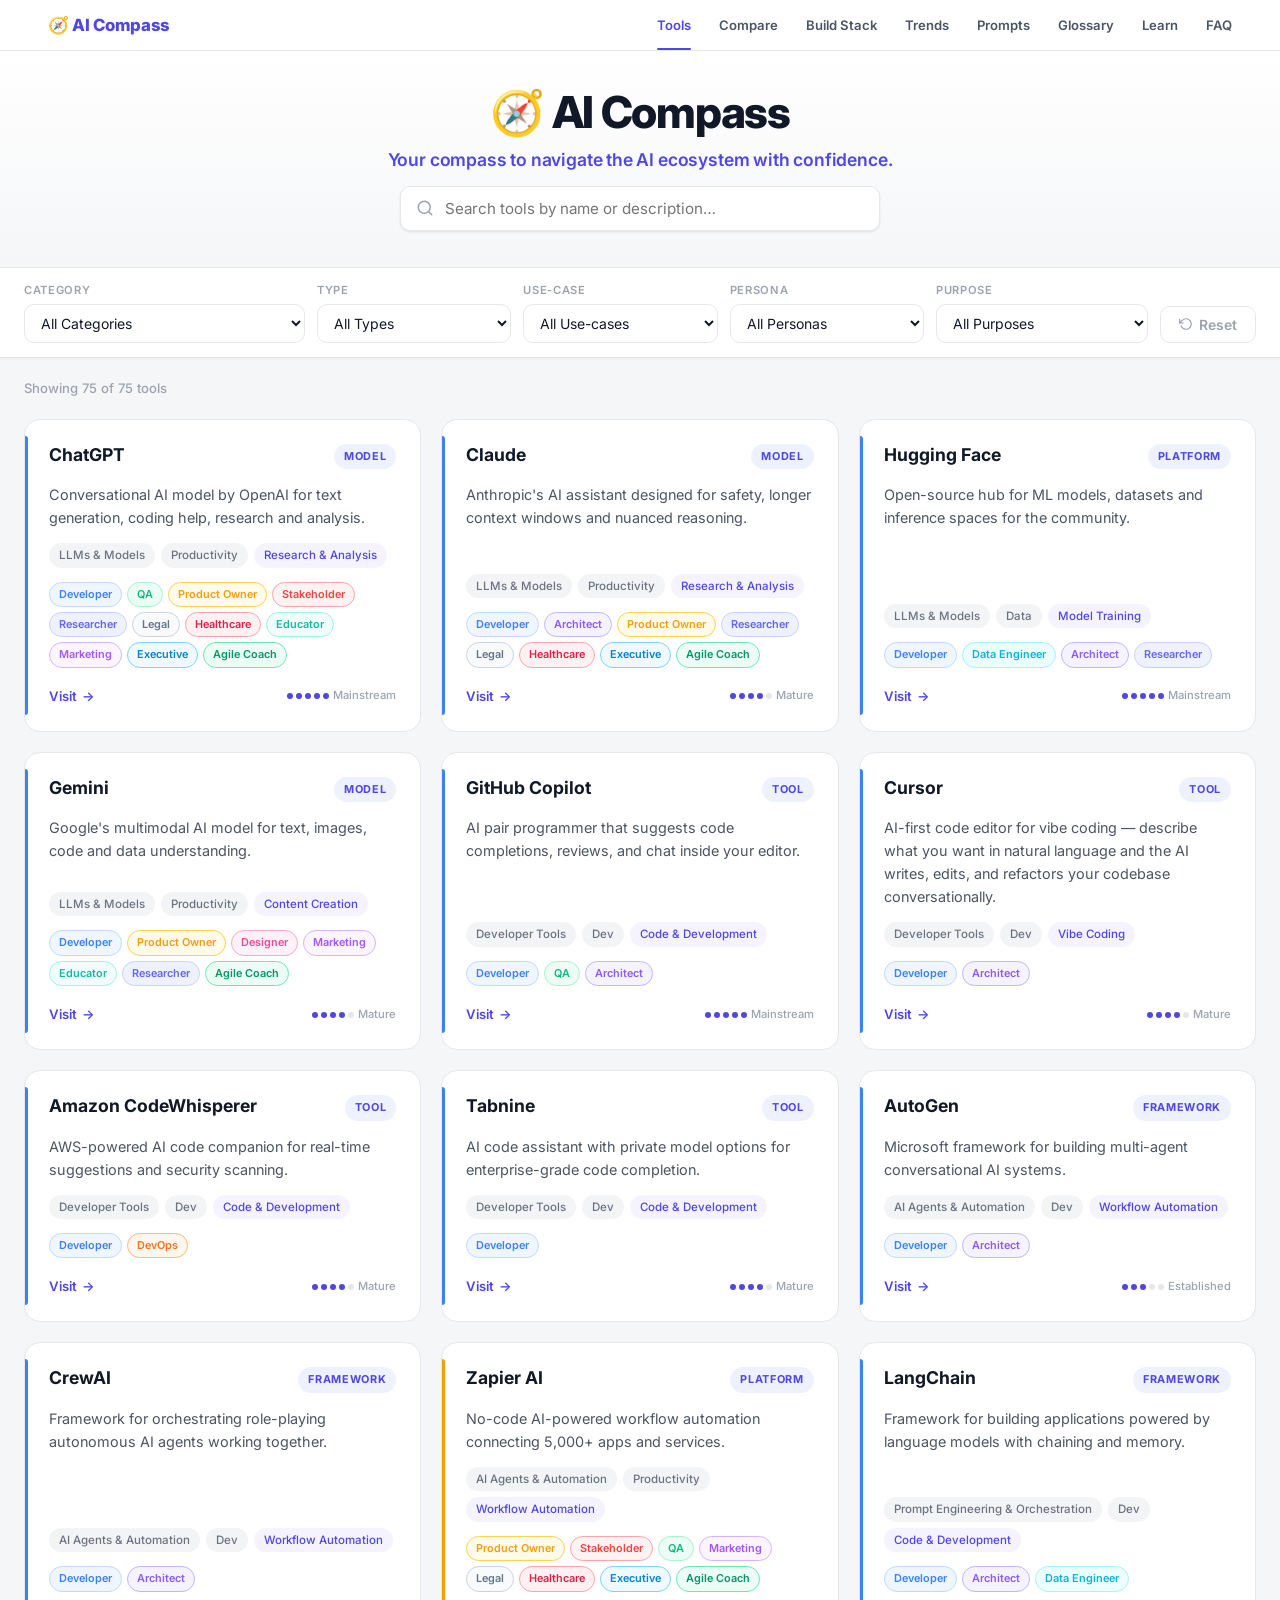
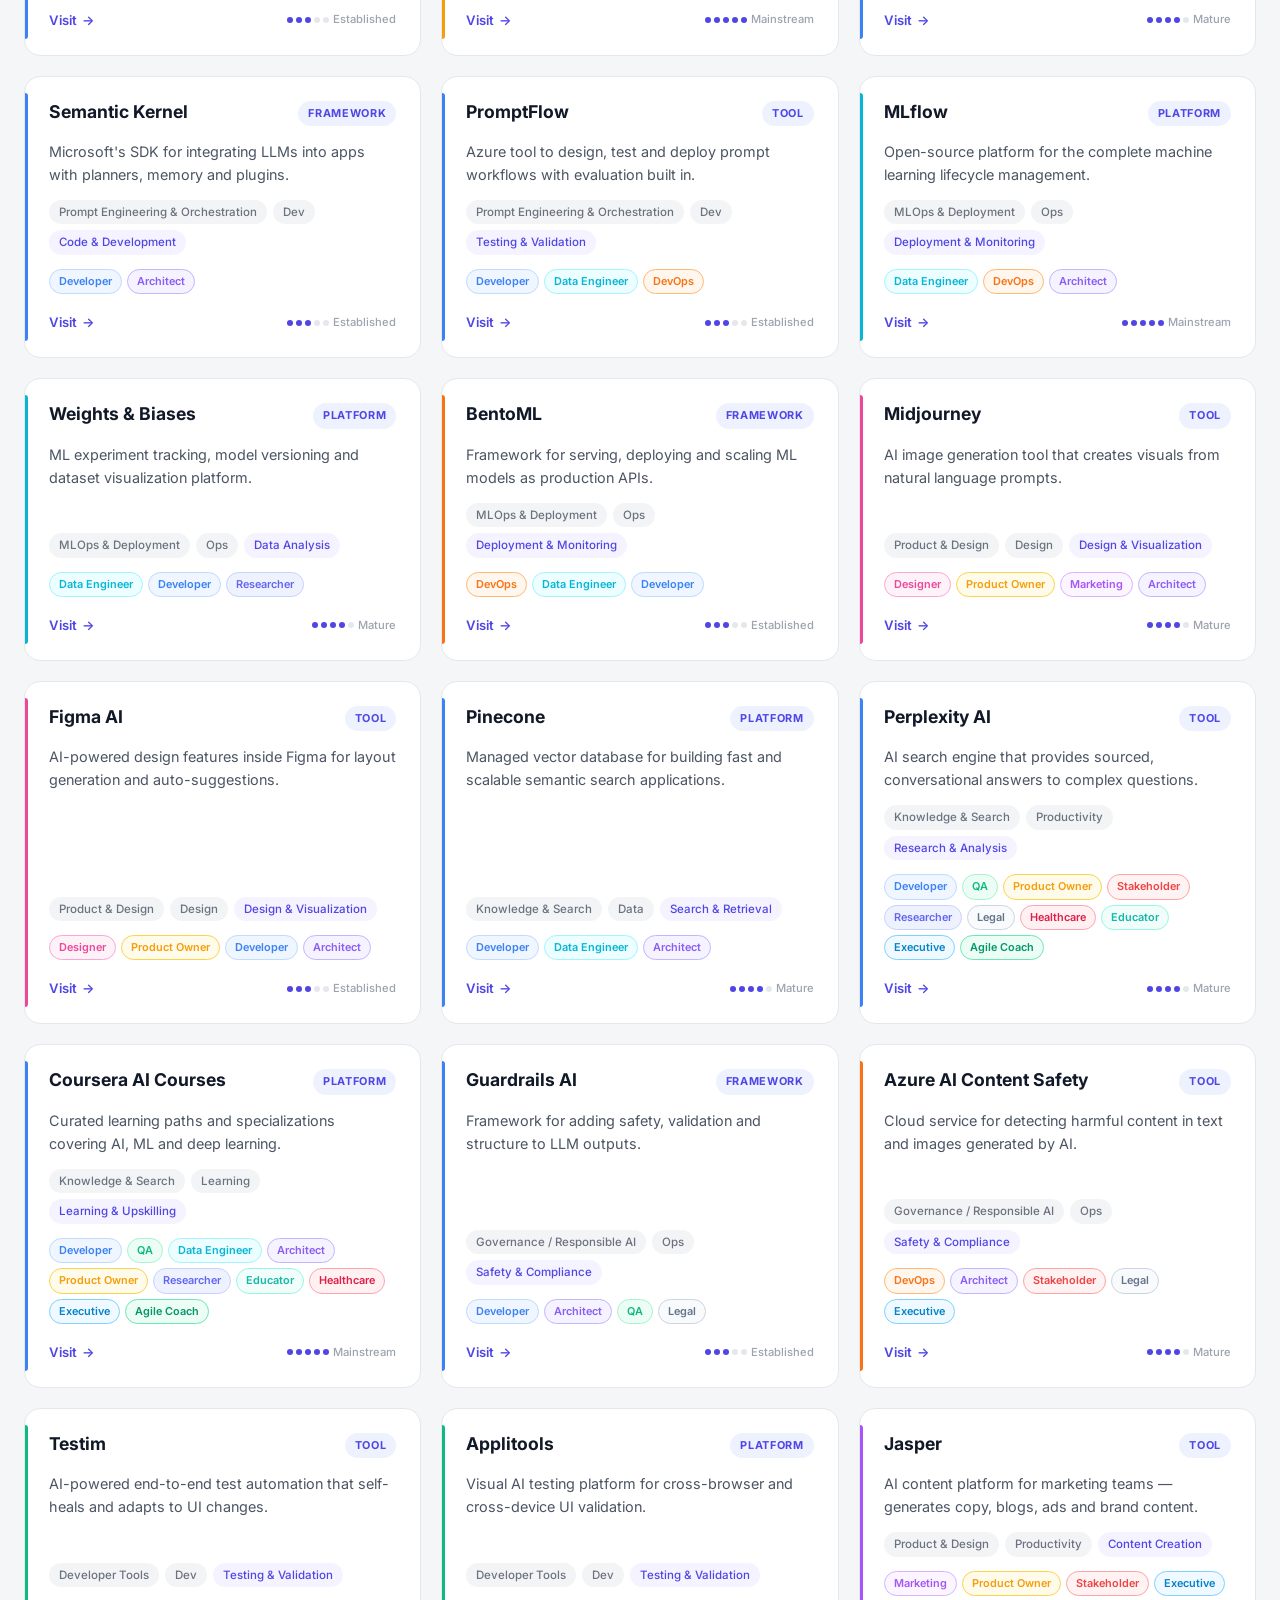
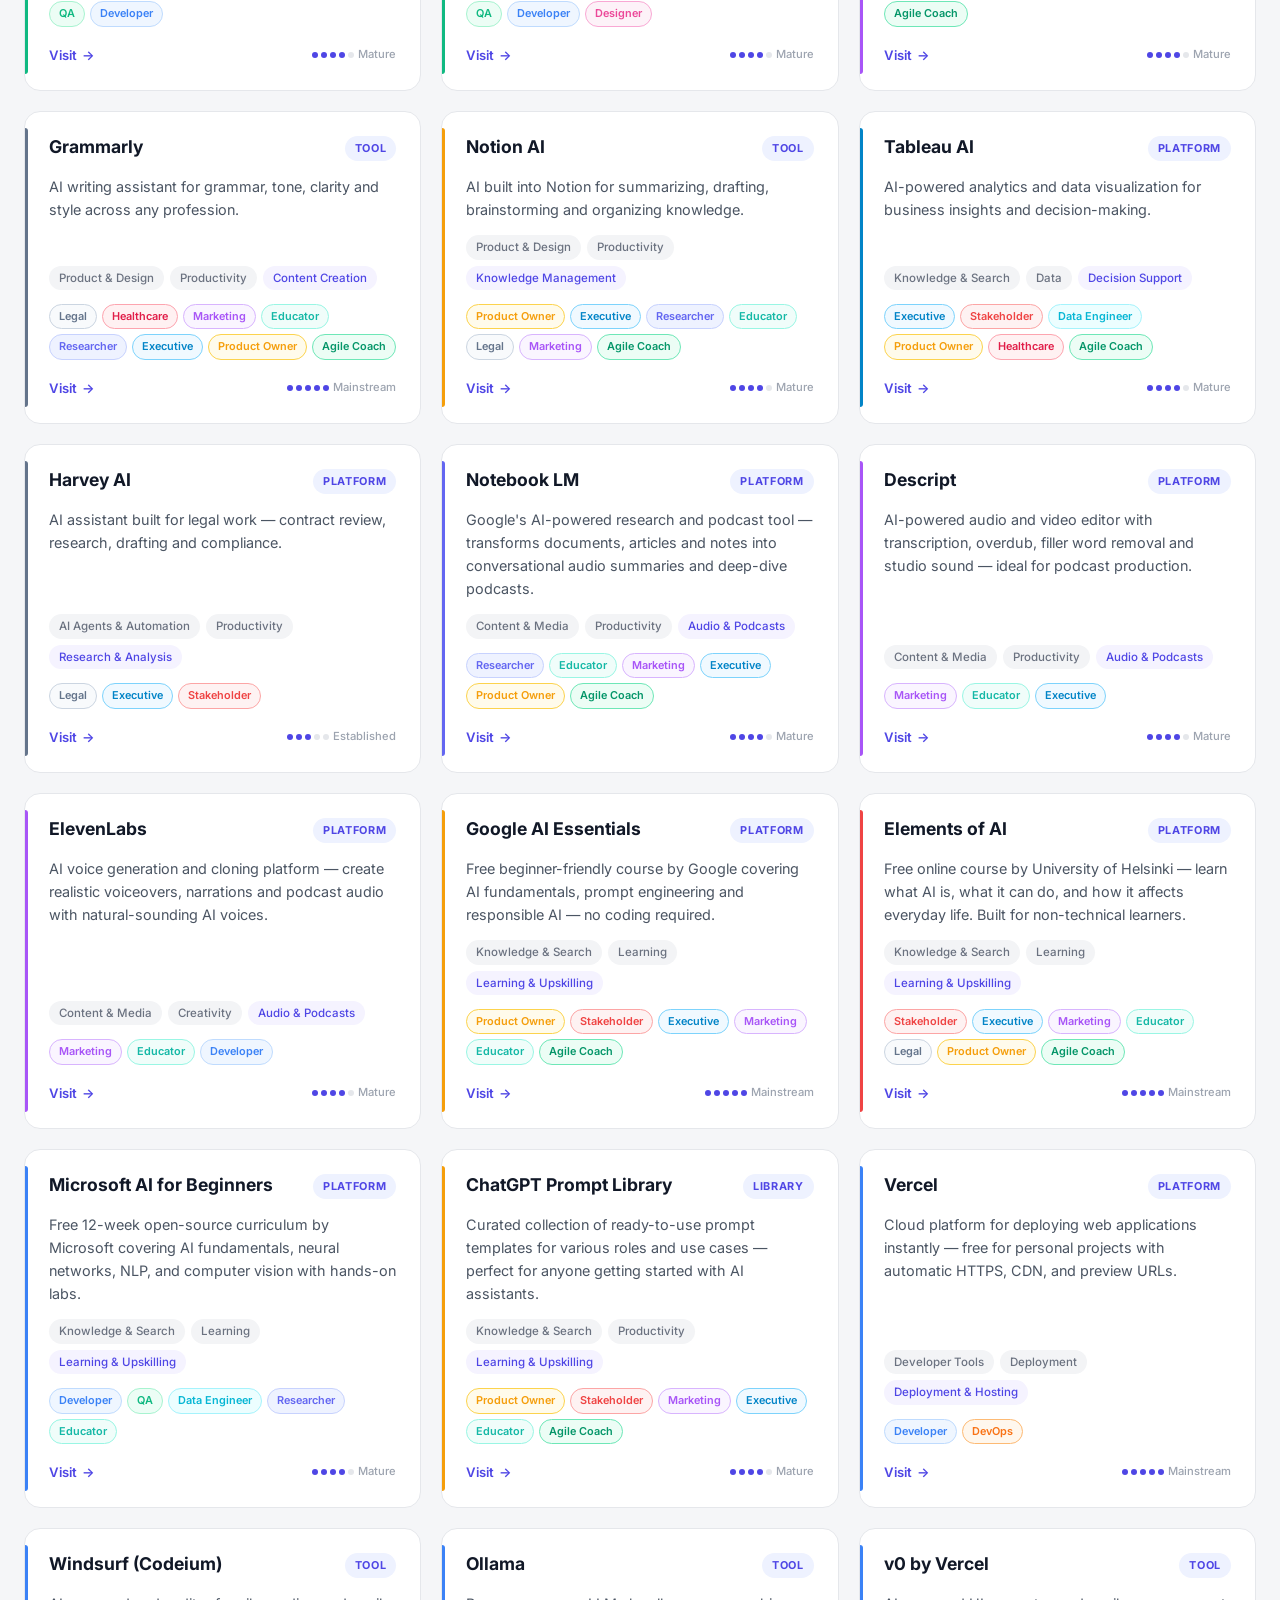
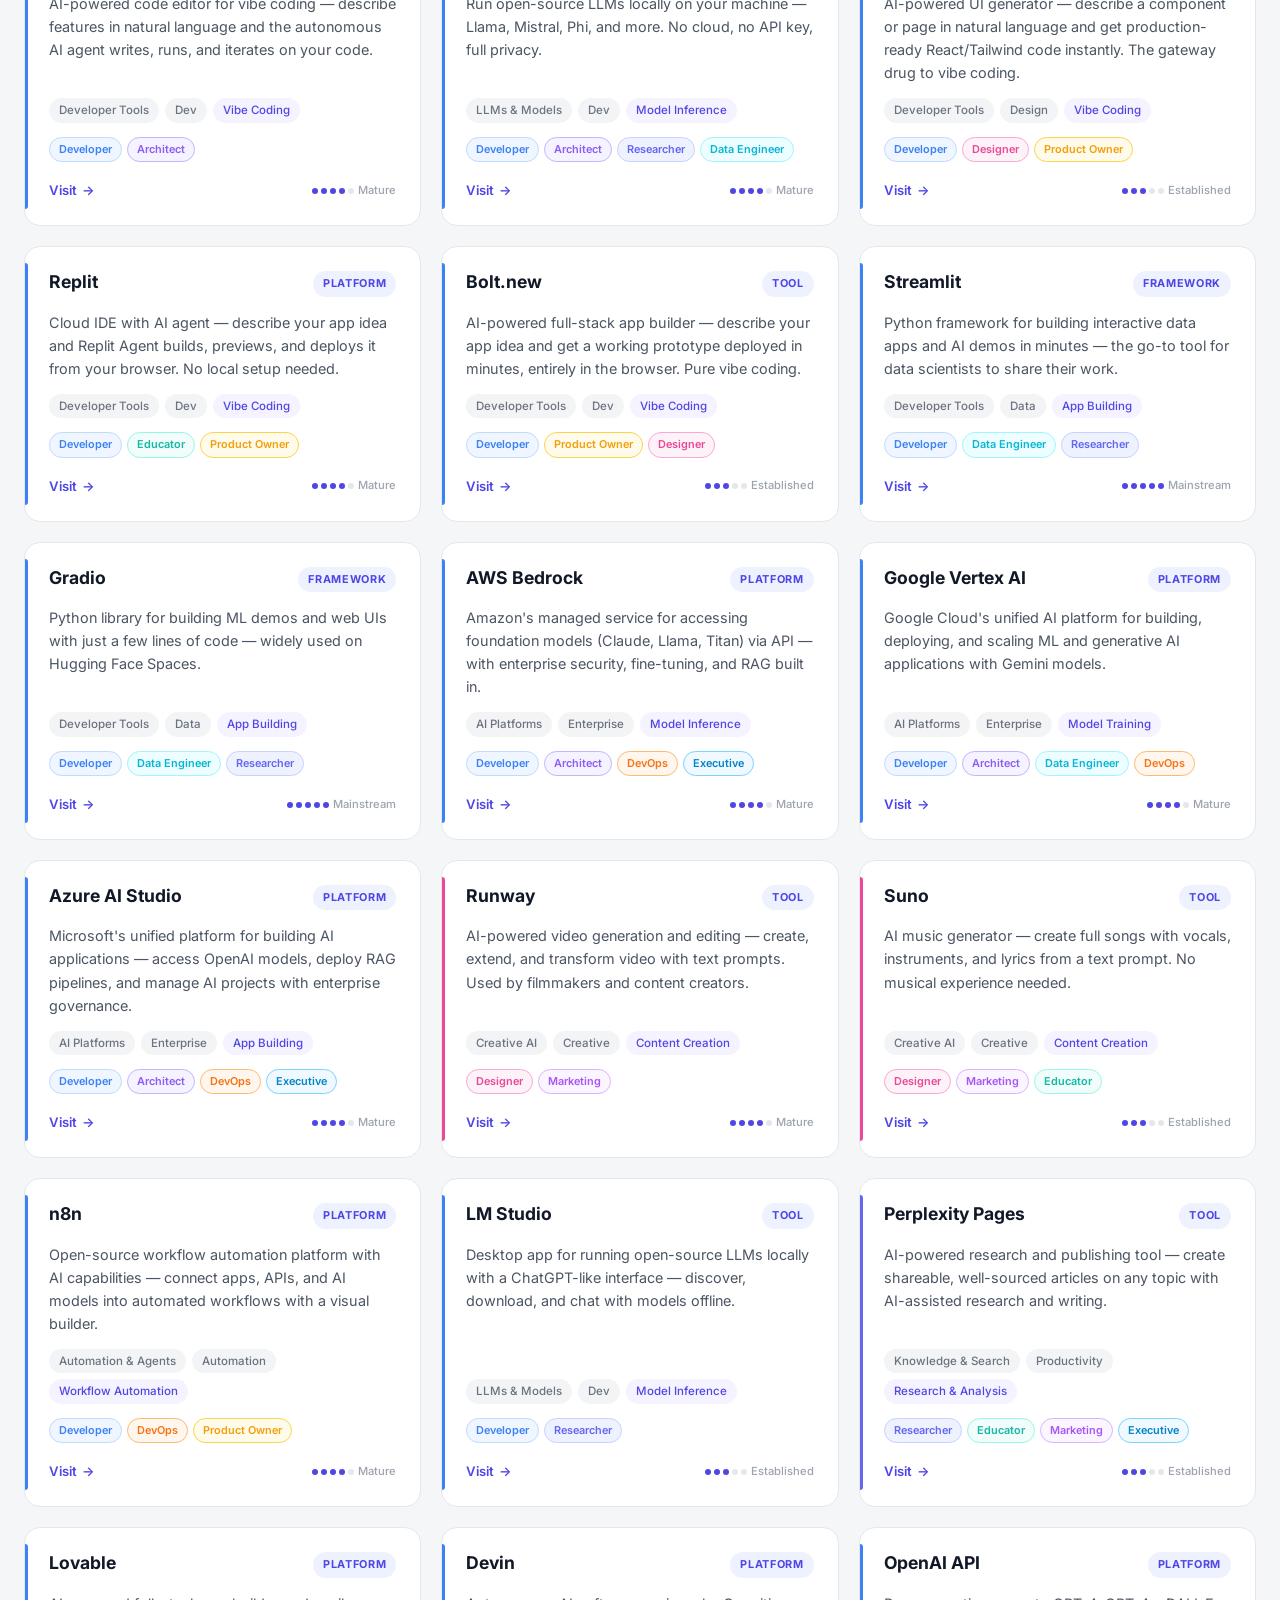
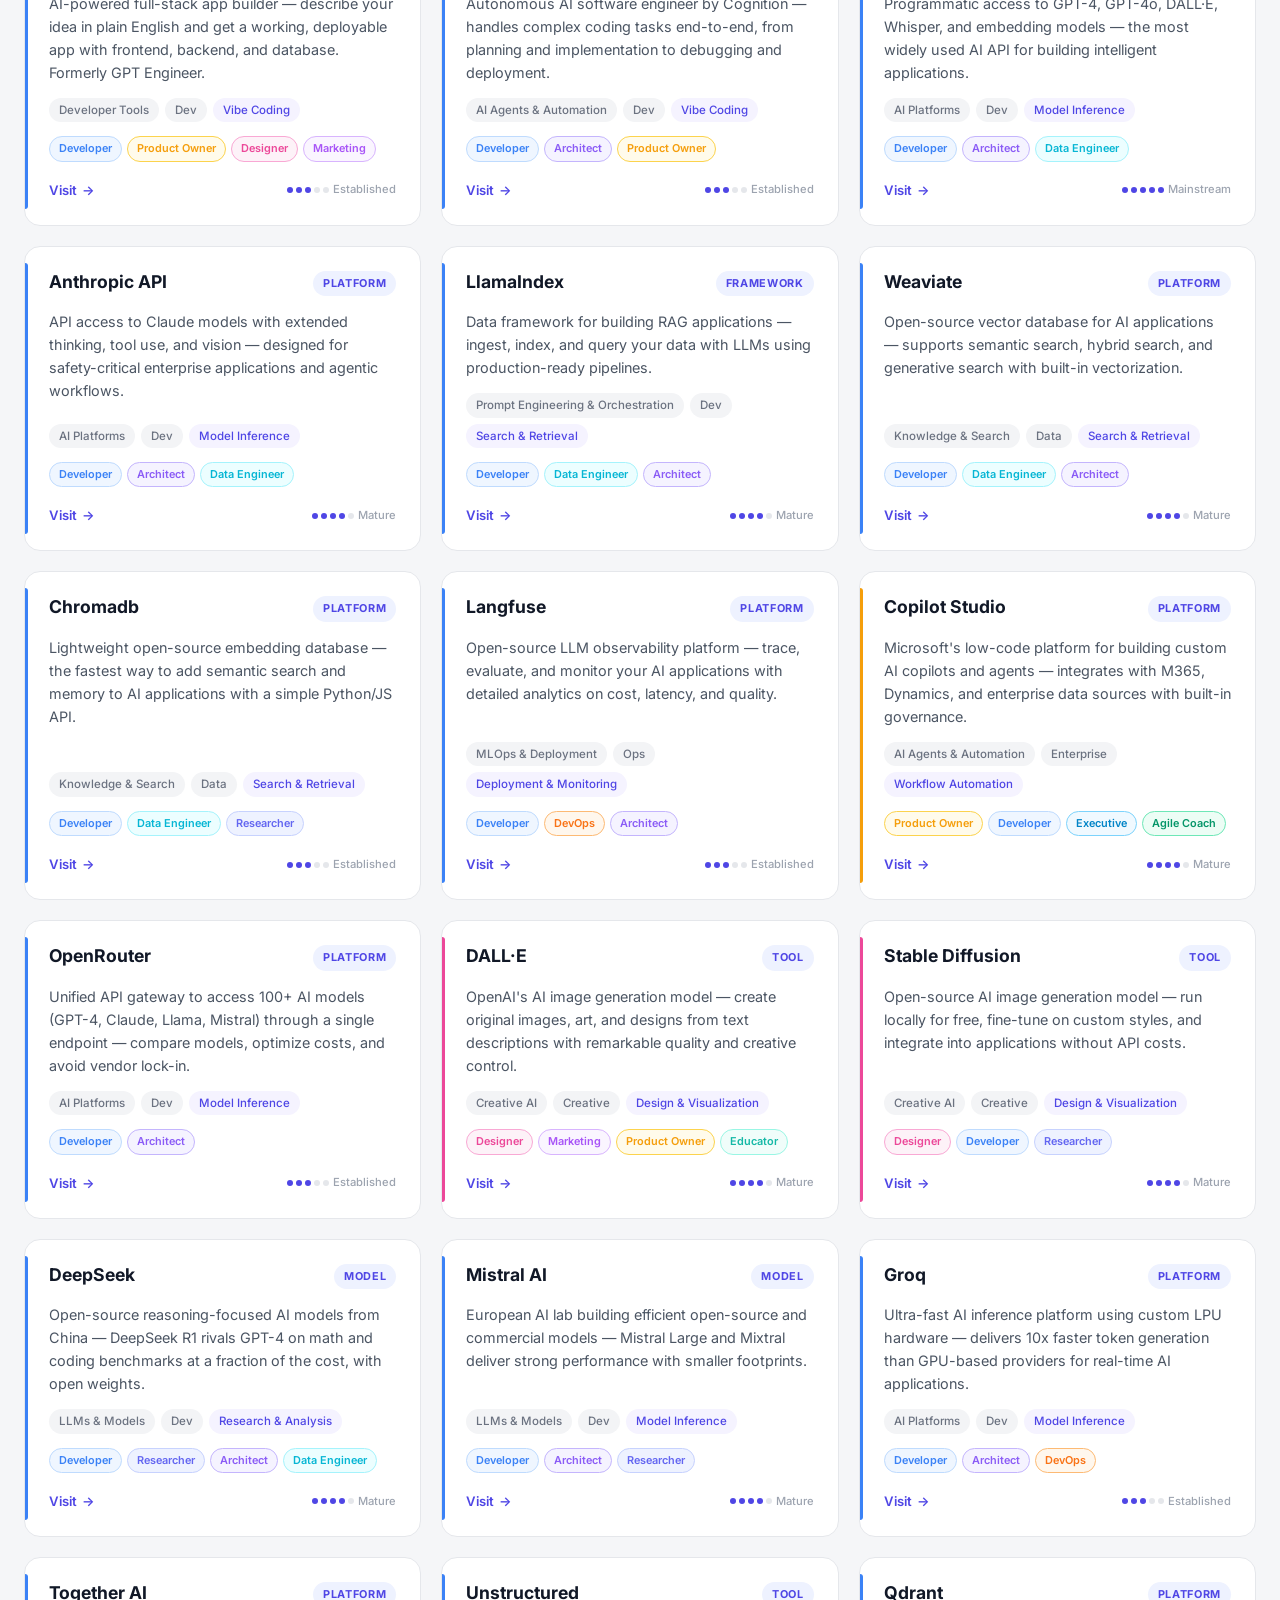
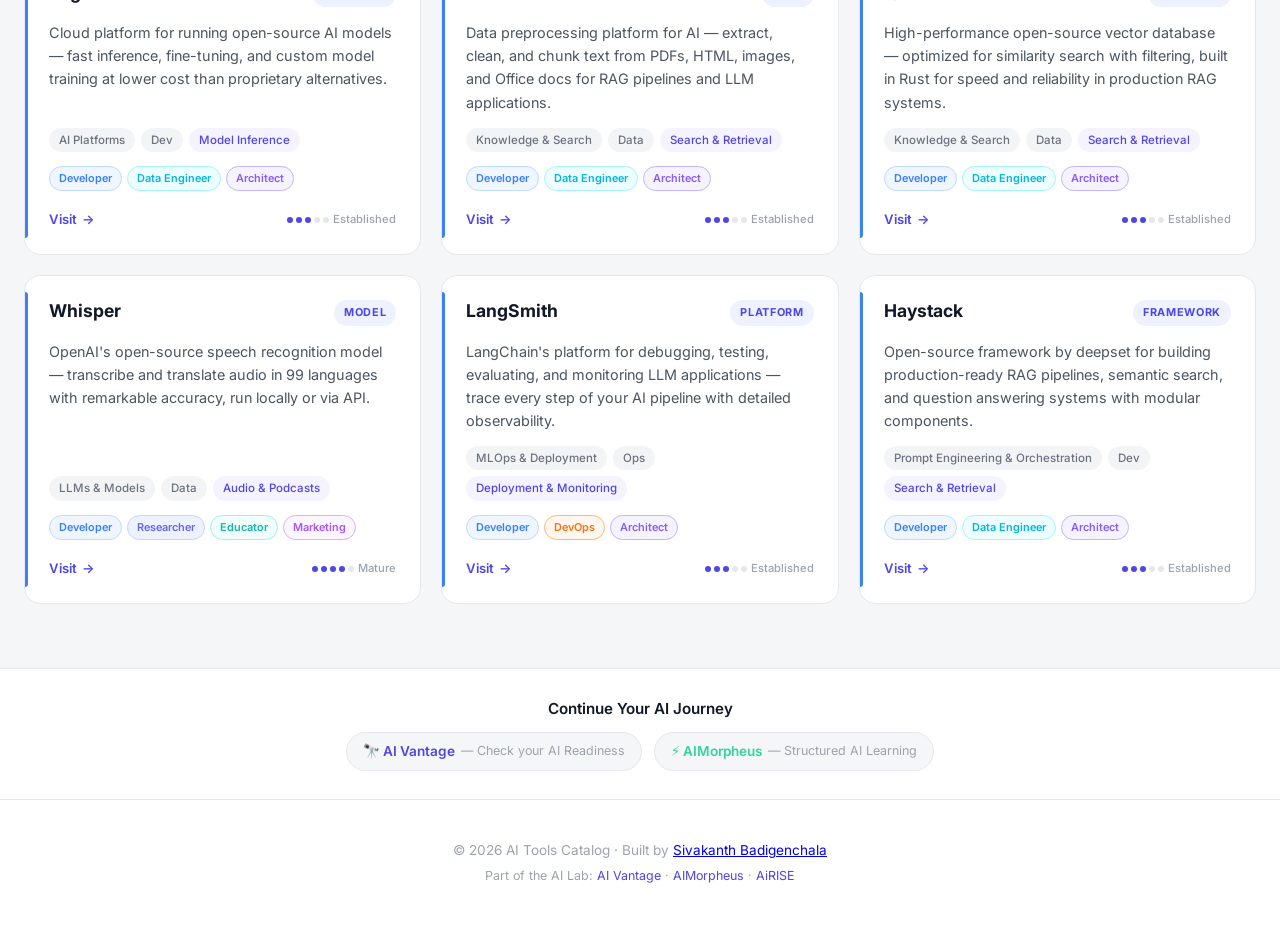
<file: index.html>
<!DOCTYPE html>
<html lang="en">
<head>
  <meta charset="UTF-8" />
  <meta name="viewport" content="width=device-width, initial-scale=1.0" />
  <title>AI Compass — Your AI Knowledge Hub</title>
  <meta name="description" content="AI knowledge hub — curated tools, glossary, prompt library, trends and learning paths to navigate the AI ecosystem with confidence." />
  <meta property="og:title" content="AI Compass — Your AI Knowledge Hub" />
  <meta property="og:description" content="Curated tools, glossary, prompt library, trends and learning paths to navigate the AI ecosystem with confidence." />
  <meta property="og:type" content="website" />
  <meta property="og:url" content="https://myaicompass.vercel.app" />
  <link rel="preconnect" href="https://fonts.googleapis.com" />
  <link rel="preconnect" href="https://fonts.gstatic.com" crossorigin />
  <link href="https://fonts.googleapis.com/css2?family=Inter:wght@400;500;600;700;800&display=swap" rel="stylesheet" />
  <link rel="stylesheet" href="styles.css" />
</head>
<body>

  <!-- ===== NAV ===== -->
  <nav class="site-nav">
    <div class="container nav-inner">
      <a href="index.html" class="nav-brand">🧭 AI Compass</a>
      <div class="nav-links">
        <a href="index.html" class="active">Tools</a>
        <a href="compare.html">Compare</a>
        <a href="stack.html">Build Stack</a>
        <a href="trends.html">Trends</a>
        <a href="prompts.html">Prompts</a>
        <a href="glossary.html">Glossary</a>
        <a href="learn.html">Learn</a>
        <a href="faq.html">FAQ</a>
      </div>
      <button class="nav-toggle" id="navToggle" aria-label="Menu">
        <span></span><span></span><span></span>
      </button>
    </div>
  </nav>

  <!-- ===== HEADER / HERO ===== -->
  <header class="hero">
    <div class="container">
      <h1>🧭 AI Compass</h1>
      <p class="hero-caption">Your compass to navigate the AI ecosystem with confidence.</p>
      <!-- Search moved here -->
      <div class="hero-search">
        <svg class="search-icon" width="18" height="18" viewBox="0 0 24 24" fill="none" stroke="currentColor" stroke-width="2" stroke-linecap="round" stroke-linejoin="round"><circle cx="11" cy="11" r="8"/><line x1="21" y1="21" x2="16.65" y2="16.65"/></svg>
        <input
          type="text"
          id="heroSearchInput"
          placeholder="Search tools by name or description…"
          autocomplete="off"
        />
      </div>
    </div>
  </header>

  <!-- ===== FILTER BAR (sticky) ===== -->
  <section class="filter-bar" id="filterBar">
    <div class="container">

      <!-- Category -->
      <div class="filter-group">
        <label for="categoryFilter">Category</label>
        <select id="categoryFilter">
          <option value="all">All Categories</option>
        </select>
      </div>

      <!-- Type -->
      <div class="filter-group">
        <label for="typeFilter">Type</label>
        <select id="typeFilter">
          <option value="all">All Types</option>
        </select>
      </div>

      <!-- Use-case -->
      <div class="filter-group">
        <label for="useCaseFilter">Use-case</label>
        <select id="useCaseFilter">
          <option value="all">All Use-cases</option>
        </select>
      </div>

      <!-- Persona -->
      <div class="filter-group">
        <label for="personaFilter">Persona</label>
        <select id="personaFilter">
          <option value="all">All Personas</option>
        </select>
      </div>

      <!-- Purpose -->
      <div class="filter-group">
        <label for="purposeFilter">Purpose</label>
        <select id="purposeFilter">
          <option value="all">All Purposes</option>
        </select>
      </div>

      <!-- Reset -->
      <button class="btn-reset" id="resetBtn" title="Reset all filters">
        <svg width="14" height="14" viewBox="0 0 24 24" fill="none" stroke="currentColor" stroke-width="2" stroke-linecap="round" stroke-linejoin="round"><polyline points="1 4 1 10 7 10"/><path d="M3.51 15a9 9 0 1 0 2.13-9.36L1 10"/></svg>
        Reset
      </button>
    </div>
  </section>

  <!-- ===== RESULTS COUNT ===== -->
  <section class="results-info container">
    <p id="resultsCount"></p>
  </section>

  <!-- ===== CARD GRID ===== -->
  <main class="container">
    <div class="card-grid" id="cardGrid">
      <!-- Cards rendered by script.js -->
    </div>

    <!-- Empty state -->
    <div class="empty-state hidden" id="emptyState">
      <svg width="48" height="48" viewBox="0 0 24 24" fill="none" stroke="currentColor" stroke-width="1.5" stroke-linecap="round" stroke-linejoin="round"><circle cx="11" cy="11" r="8"/><line x1="21" y1="21" x2="16.65" y2="16.65"/><line x1="8" y1="11" x2="14" y2="11"/></svg>
      <p>No tools match your current filters.</p>
      <button class="btn-clear-filters" id="clearFiltersBtn" onclick="document.getElementById('resetBtn').click()">Clear all filters</button>
    </div>
  </main>

  <!-- ===== ECOSYSTEM BANNER ===== -->
  <section class="ecosystem-banner">
    <div class="container" style="text-align:center">
      <p style="font-size:.95rem;font-weight:600;margin-bottom:10px">Continue Your AI Journey</p>
      <div style="display:flex;gap:12px;justify-content:center;flex-wrap:wrap">
        <a href="https://myaivantage.vercel.app/" target="_blank" rel="noopener noreferrer" class="eco-pill" style="--pill-color:#4f46e5">🔭 AI Vantage <span>— Check your AI Readiness</span></a>
        <a href="https://aimorpheus.vercel.app/" target="_blank" rel="noopener noreferrer" class="eco-pill" style="--pill-color:#34d399">⚡ AIMorpheus <span>— Structured AI Learning</span></a>
      </div>
    </div>
  </section>

  <!-- ===== FOOTER ===== -->
  <footer class="site-footer">
    <div class="container">
      <p>&copy; 2026 AI Tools Catalog &middot; Built by <a href="https://sivakanth.vercel.app" target="_blank" rel="noopener noreferrer">Sivakanth Badigenchala</a></p>
      <p class="footer-sub">Part of the AI Lab: <a href="https://myaivantage.vercel.app" target="_blank" rel="noopener noreferrer">AI Vantage</a> &middot; <a href="https://aimorpheus.vercel.app" target="_blank" rel="noopener noreferrer">AIMorpheus</a> &middot; <a href="https://airise.vercel.app" target="_blank" rel="noopener noreferrer">AiRISE</a></p>
    </div>
  </footer>

  <script src="script.js"></script>
</body>
</html>
</file>
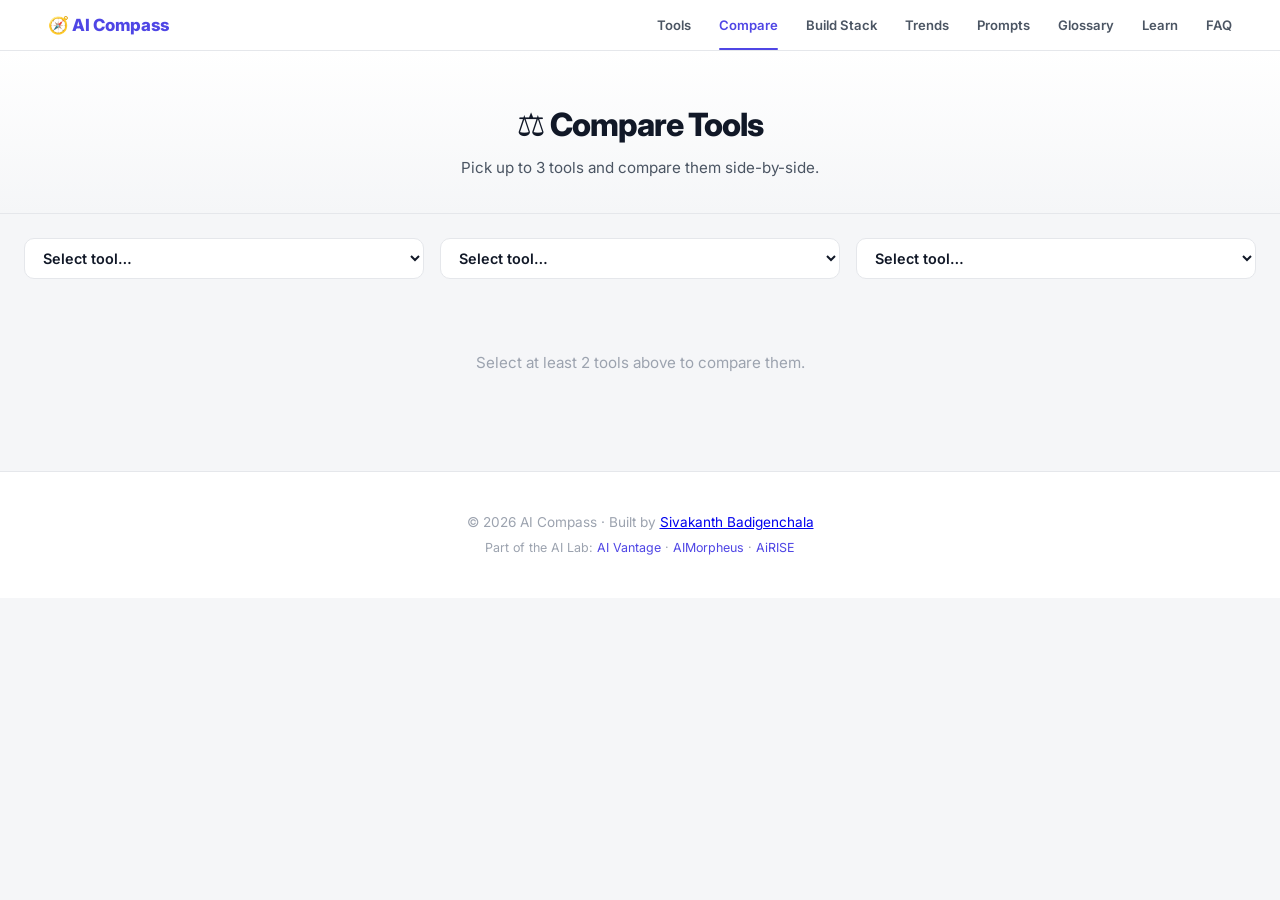
<file: compare.html>
<!DOCTYPE html>
<html lang="en">
<head>
  <meta charset="UTF-8" />
  <meta name="viewport" content="width=device-width, initial-scale=1.0" />
  <title>Compare Tools — AI Compass</title>
  <meta name="description" content="Compare AI tools side-by-side — maturity, personas, purpose, and more." />
  <link rel="preconnect" href="https://fonts.googleapis.com" />
  <link rel="preconnect" href="https://fonts.gstatic.com" crossorigin />
  <link href="https://fonts.googleapis.com/css2?family=Inter:wght@400;500;600;700;800&display=swap" rel="stylesheet" />
  <link rel="stylesheet" href="styles.css" />
</head>
<body>

  <!-- ===== NAV ===== -->
  <nav class="site-nav">
    <div class="container nav-inner">
      <a href="index.html" class="nav-brand">🧭 AI Compass</a>
      <div class="nav-links">
        <a href="index.html">Tools</a>
        <a href="compare.html" class="active">Compare</a>
        <a href="stack.html">Build Stack</a>
        <a href="trends.html">Trends</a>
        <a href="prompts.html">Prompts</a>
        <a href="glossary.html">Glossary</a>
        <a href="learn.html">Learn</a>
        <a href="faq.html">FAQ</a>
      </div>
      <button class="nav-toggle" id="navToggle" aria-label="Menu">
        <span></span><span></span><span></span>
      </button>
    </div>
  </nav>

  <!-- ===== HERO ===== -->
  <header class="page-hero">
    <h1>⚖️ Compare Tools</h1>
    <p class="page-sub">Pick up to 3 tools and compare them side-by-side.</p>
  </header>

  <!-- ===== PICKER ===== -->
  <section class="container compare-picker">
    <div class="picker-slots" id="pickerSlots">
      <div class="picker-slot" data-slot="0">
        <select class="picker-select" data-slot="0">
          <option value="">Select tool…</option>
        </select>
      </div>
      <div class="picker-slot" data-slot="1">
        <select class="picker-select" data-slot="1">
          <option value="">Select tool…</option>
        </select>
      </div>
      <div class="picker-slot" data-slot="2">
        <select class="picker-select" data-slot="2">
          <option value="">Select tool…</option>
        </select>
      </div>
    </div>
  </section>

  <!-- ===== COMPARE TABLE ===== -->
  <section class="container">
    <div class="compare-table-wrap" id="compareTableWrap">
      <p class="compare-empty" id="compareEmpty">Select at least 2 tools above to compare them.</p>
      <table class="compare-table hidden" id="compareTable">
        <thead id="compareHead"></thead>
        <tbody id="compareBody"></tbody>
      </table>
    </div>
  </section>

  <!-- ===== FOOTER ===== -->
  <footer class="site-footer">
    <div class="container">
      <p>&copy; 2026 AI Compass &middot; Built by <a href="https://sivakanth.vercel.app" target="_blank" rel="noopener noreferrer">Sivakanth Badigenchala</a></p>
      <p class="footer-sub">Part of the AI Lab: <a href="https://myaivantage.vercel.app" target="_blank" rel="noopener noreferrer">AI Vantage</a> &middot; <a href="https://aimorpheus.vercel.app" target="_blank" rel="noopener noreferrer">AIMorpheus</a> &middot; <a href="https://airise.vercel.app" target="_blank" rel="noopener noreferrer">AiRISE</a></p>
    </div>
  </footer>

  <script>
  /* ── Mobile nav ── */
  const navToggle = document.getElementById("navToggle");
  const navLinks = document.querySelector(".nav-links");
  if (navToggle && navLinks) {
    navToggle.addEventListener("click", () => navLinks.classList.toggle("open"));
    navLinks.querySelectorAll("a").forEach(a =>
      a.addEventListener("click", () => navLinks.classList.remove("open"))
    );
  }

  /* ── Data ── */
  let tools = [];
  const selects = document.querySelectorAll(".picker-select");
  const compareTable = document.getElementById("compareTable");
  const compareHead = document.getElementById("compareHead");
  const compareBody = document.getElementById("compareBody");
  const compareEmpty = document.getElementById("compareEmpty");

  /* ── Init ── */
  async function init() {
    const res = await fetch("tools.json");
    tools = await res.json();
    tools.sort((a, b) => a.name.localeCompare(b.name));

    selects.forEach(sel => {
      tools.forEach((t, i) => {
        const opt = document.createElement("option");
        opt.value = i;
        opt.textContent = t.name;
        sel.appendChild(opt);
      });
      sel.addEventListener("change", renderComparison);
    });
  }

  /* ── Helpers ── */
  function esc(str) {
    const el = document.createElement("span");
    el.textContent = str;
    return el.innerHTML;
  }

  function maturityLabel(level) {
    const labels = ["", "Emerging", "Growing", "Established", "Mature", "Mainstream"];
    let dots = "";
    for (let i = 1; i <= 5; i++) {
      dots += `<span class="maturity-dot${i <= level ? " filled" : ""}"></span>`;
    }
    return `<div class="maturity"><div class="maturity-dots">${dots}</div> ${labels[level] || ""}</div>`;
  }

  /* ── Render ── */
  function renderComparison() {
    const selected = [...selects]
      .map(s => s.value ? tools[parseInt(s.value)] : null)
      .filter(Boolean);

    if (selected.length < 2) {
      compareTable.classList.add("hidden");
      compareEmpty.classList.remove("hidden");
      return;
    }

    compareTable.classList.remove("hidden");
    compareEmpty.classList.add("hidden");

    /* Header row */
    compareHead.innerHTML = `<tr>
      <th class="compare-label-col">Attribute</th>
      ${selected.map(t => `<th>${esc(t.name)}</th>`).join("")}
    </tr>`;

    /* Data rows */
    const rows = [
      { label: "Category", key: t => esc(t.category) },
      { label: "Type", key: t => `<span class="card-type">${esc(t.type)}</span>` },
      { label: "Purpose", key: t => `<span class="tag tag-purpose">${esc(t.purpose)}</span>` },
      { label: "Use Case", key: t => `<span class="tag">${esc(t.useCase)}</span>` },
      { label: "Maturity", key: t => maturityLabel(t.maturity) },
      { label: "Personas", key: t => t.personas.map(p => `<span class="persona-badge" data-persona="${esc(p)}">${esc(p)}</span>`).join(" ") },
      { label: "Description", key: t => `<span class="compare-desc">${esc(t.description)}</span>` },
      { label: "Link", key: t => `<a class="card-link" href="${esc(t.url)}" target="_blank" rel="noopener noreferrer">Visit</a>` },
    ];

    compareBody.innerHTML = rows.map(r => `
      <tr>
        <td class="compare-label-col">${r.label}</td>
        ${selected.map(t => `<td>${r.key(t)}</td>`).join("")}
      </tr>
    `).join("");
  }

  init();
  </script>
</body>
</html>
</file>
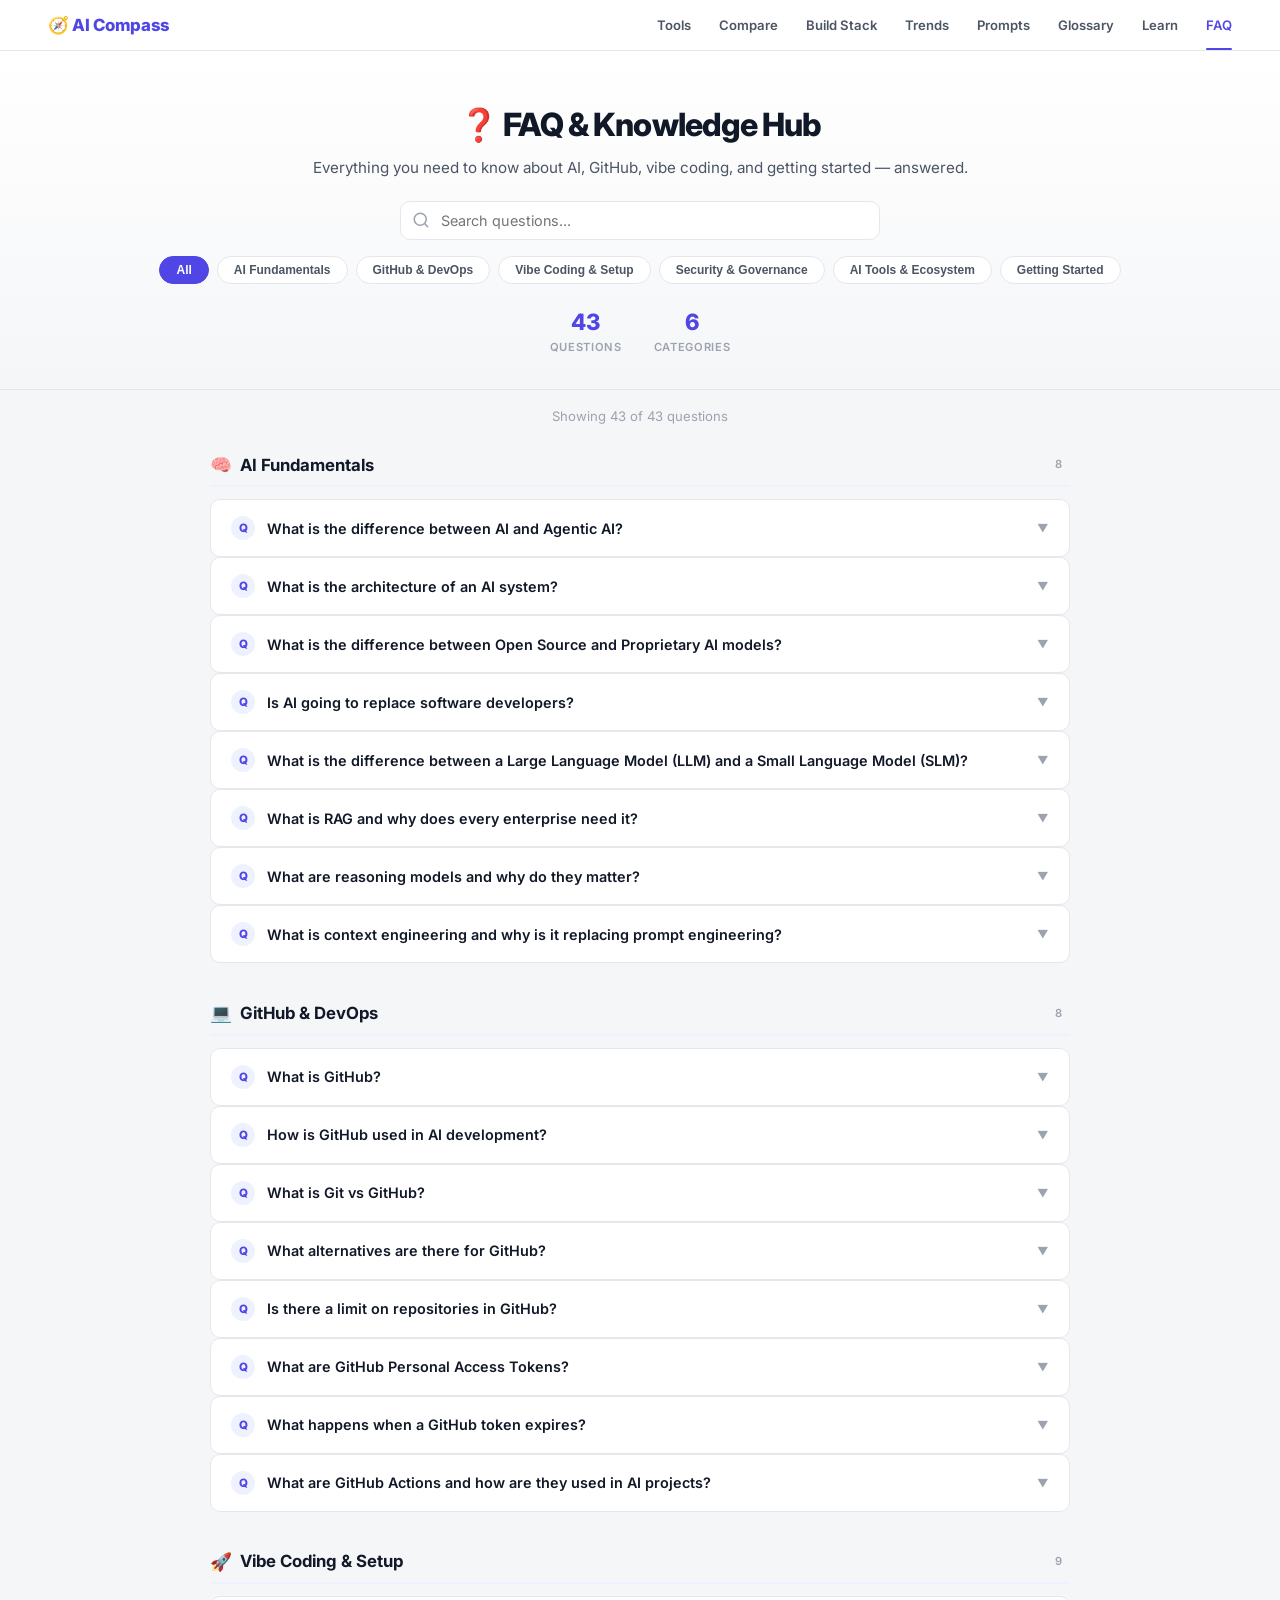
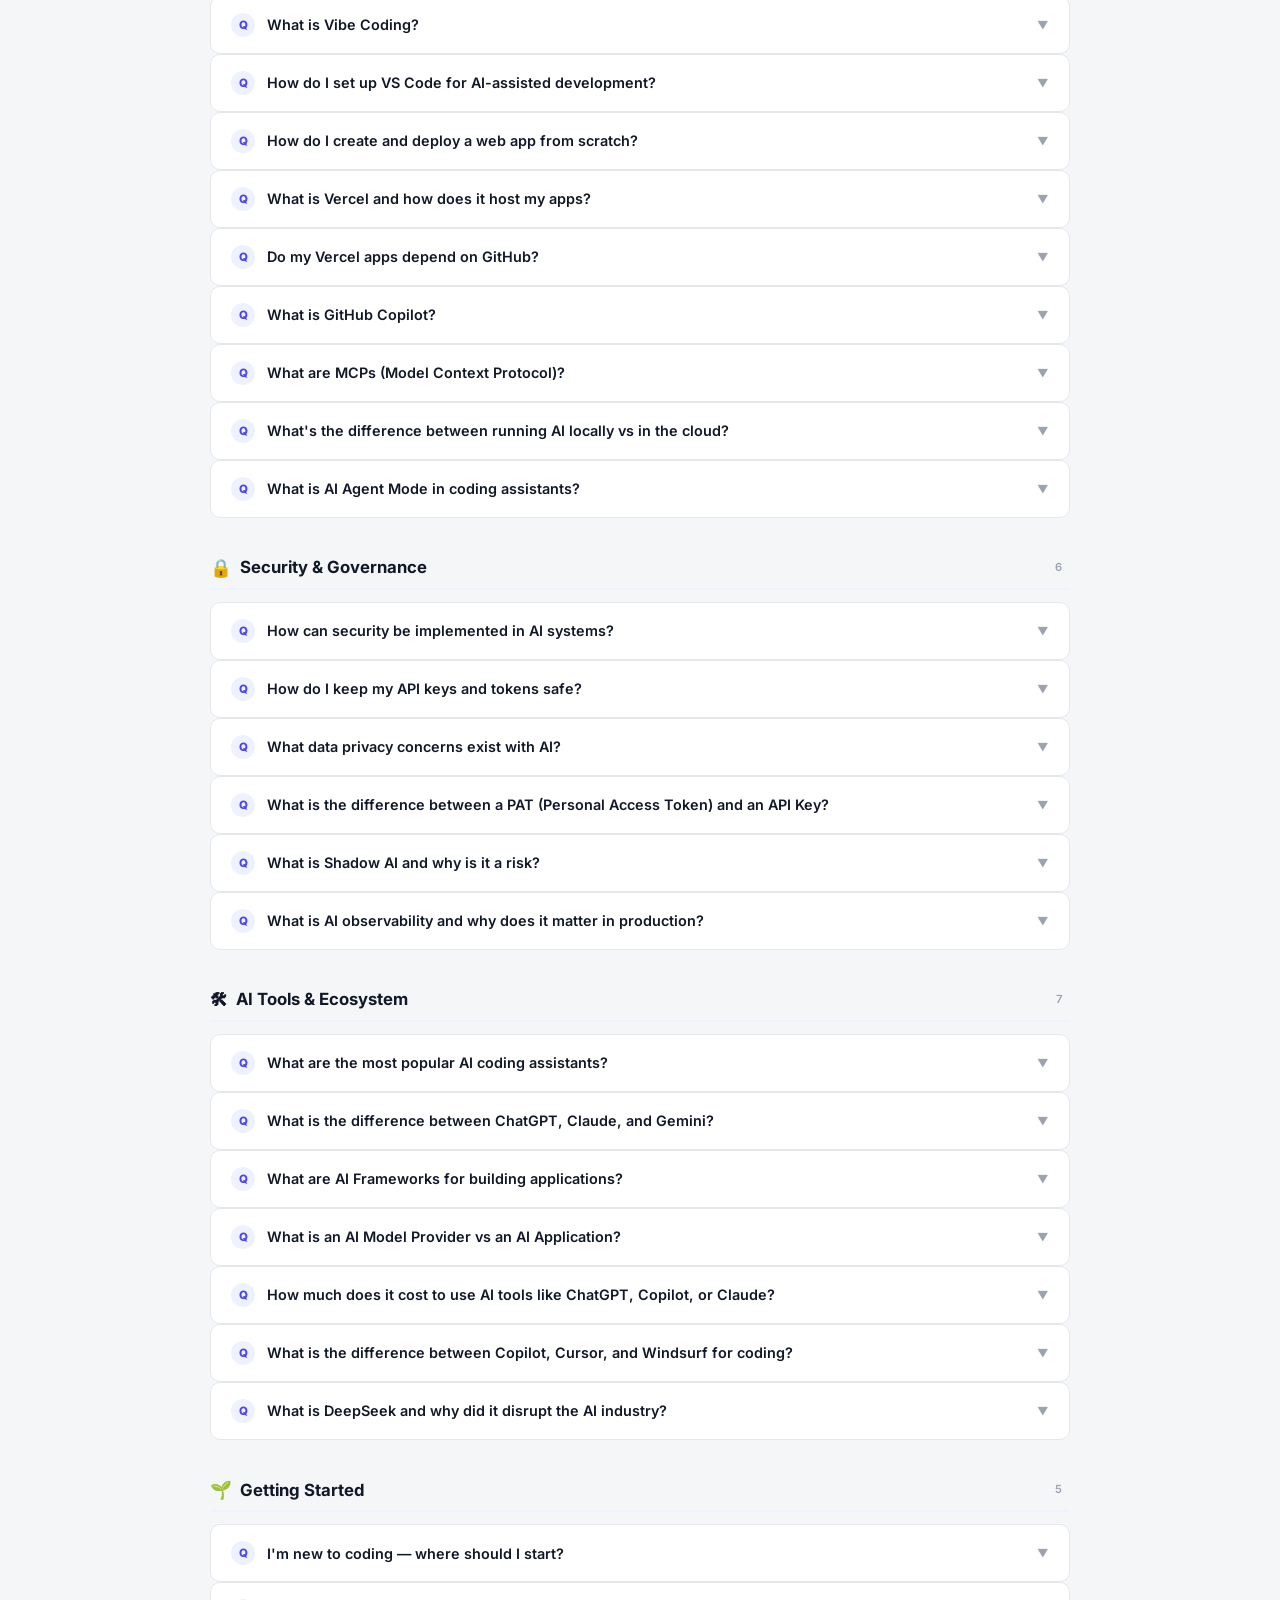
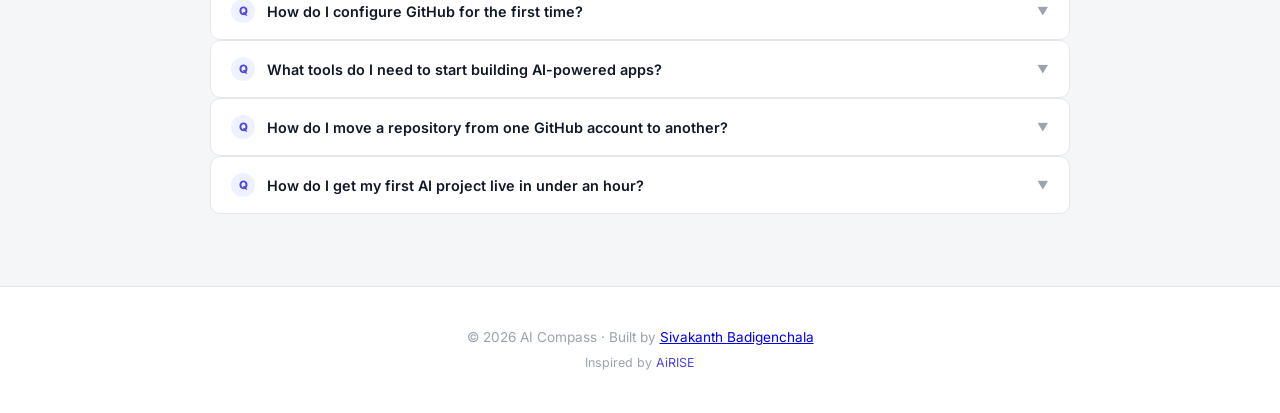
<file: faq.html>
<!DOCTYPE html>
<html lang="en">
<head>
  <meta charset="UTF-8" />
  <meta name="viewport" content="width=device-width, initial-scale=1.0" />
  <title>FAQ — AI Compass</title>
  <meta name="description" content="Frequently asked questions about AI, GitHub, vibe coding, security, and getting started with AI-powered development." />
  <link rel="preconnect" href="https://fonts.googleapis.com" />
  <link rel="preconnect" href="https://fonts.gstatic.com" crossorigin />
  <link href="https://fonts.googleapis.com/css2?family=Inter:wght@400;500;600;700;800&display=swap" rel="stylesheet" />
  <link rel="stylesheet" href="styles.css" />
  <style>
    /* FAQ-specific styles */
    .faq-grid {
      max-width: 860px;
      margin: 0 auto;
      padding: 24px 0 48px;
      display: flex;
      flex-direction: column;
      gap: 12px;
    }
    .faq-category-section { margin-bottom: 24px; }
    .faq-category-heading {
      font-size: 1.05rem;
      font-weight: 700;
      color: var(--color-text);
      margin-bottom: 12px;
      padding-bottom: 6px;
      border-bottom: 2px solid var(--color-accent-light);
      display: flex;
      align-items: center;
      gap: 8px;
    }
    .faq-category-heading .cat-icon {
      font-size: 1.1rem;
    }
    .faq-category-count {
      font-size: 0.7rem;
      font-weight: 600;
      color: var(--color-text-muted);
      background: var(--color-bg);
      padding: 2px 8px;
      border-radius: 12px;
      margin-left: auto;
    }
    .faq-item {
      background: var(--color-surface);
      border: 1px solid var(--color-border);
      border-radius: var(--radius);
      overflow: hidden;
      transition: box-shadow var(--transition), border-color var(--transition);
    }
    .faq-item:hover { border-color: var(--color-accent); }
    .faq-item.open { box-shadow: var(--shadow-md); border-color: var(--color-accent); }
    .faq-question {
      display: flex;
      align-items: center;
      gap: 12px;
      padding: 16px 20px;
      cursor: pointer;
      font-size: 0.9rem;
      font-weight: 600;
      color: var(--color-text);
      background: none;
      border: none;
      width: 100%;
      text-align: left;
      font-family: var(--font-sans);
      transition: color var(--transition);
      user-select: none;
    }
    .faq-question:hover { color: var(--color-accent); }
    .faq-item.open .faq-question { color: var(--color-accent); }
    .faq-question .q-icon {
      flex-shrink: 0;
      width: 24px;
      height: 24px;
      border-radius: 50%;
      background: var(--color-accent-light);
      color: var(--color-accent);
      display: flex;
      align-items: center;
      justify-content: center;
      font-size: 0.72rem;
      font-weight: 800;
    }
    .faq-item.open .faq-question .q-icon {
      background: var(--color-accent);
      color: #fff;
    }
    .faq-question .q-text { flex: 1; }
    .faq-chevron {
      flex-shrink: 0;
      font-size: 0.7rem;
      color: var(--color-text-muted);
      transition: transform 0.3s ease;
    }
    .faq-item.open .faq-chevron { transform: rotate(180deg); }
    .faq-answer {
      max-height: 0;
      overflow: hidden;
      transition: max-height 0.35s ease, padding 0.35s ease;
      padding: 0 20px;
    }
    .faq-item.open .faq-answer {
      max-height: 600px;
      padding: 0 20px 18px;
    }
    .faq-answer-inner {
      font-size: 0.85rem;
      color: var(--color-text-secondary);
      line-height: 1.7;
      padding-top: 4px;
      padding-left: 36px;
      border-top: 1px solid var(--color-border-light);
    }
    /* Stats bar */
    .faq-stats {
      display: flex;
      justify-content: center;
      gap: 32px;
      margin-top: 20px;
    }
    .faq-stat {
      text-align: center;
    }
    .faq-stat-value {
      font-size: 1.4rem;
      font-weight: 800;
      color: var(--color-accent);
    }
    .faq-stat-label {
      font-size: 0.7rem;
      font-weight: 600;
      text-transform: uppercase;
      letter-spacing: 0.06em;
      color: var(--color-text-muted);
    }
  </style>
</head>
<body>

  <!-- ===== NAV ===== -->
  <nav class="site-nav">
    <div class="container nav-inner">
      <a href="index.html" class="nav-brand">&#x1F9ED; AI Compass</a>
      <div class="nav-links">
        <a href="index.html">Tools</a>
        <a href="compare.html">Compare</a>
        <a href="stack.html">Build Stack</a>
        <a href="trends.html">Trends</a>
        <a href="prompts.html">Prompts</a>
        <a href="glossary.html">Glossary</a>
        <a href="learn.html">Learn</a>
        <a href="faq.html" class="active">FAQ</a>
      </div>
      <button class="nav-toggle" id="navToggle" aria-label="Menu">
        <span></span><span></span><span></span>
      </button>
    </div>
  </nav>

  <!-- ===== HERO ===== -->
  <header class="page-hero">
    <div class="container">
      <h1>&#x2753; FAQ &amp; Knowledge Hub</h1>
      <p class="page-sub">Everything you need to know about AI, GitHub, vibe coding, and getting started — answered.</p>
      <div class="page-search">
        <svg class="search-icon" width="18" height="18" viewBox="0 0 24 24" fill="none" stroke="currentColor" stroke-width="2" stroke-linecap="round" stroke-linejoin="round"><circle cx="11" cy="11" r="8"/><line x1="21" y1="21" x2="16.65" y2="16.65"/></svg>
        <input type="text" id="faqSearch" placeholder="Search questions..." autocomplete="off" />
      </div>
      <div class="page-filter-bar" id="faqCats"></div>
      <div class="faq-stats" id="faqStats"></div>
    </div>
  </header>

  <!-- ===== COUNT ===== -->
  <p class="page-count" id="faqCount"></p>

  <!-- ===== FAQ GRID ===== -->
  <main class="container">
    <div class="faq-grid" id="faqGrid"></div>
  </main>

  <!-- ===== FOOTER ===== -->
  <footer class="site-footer">
    <div class="container">
      <p>&copy; 2026 AI Compass &middot; Built by <a href="https://sivakanth.vercel.app" target="_blank" rel="noopener noreferrer">Sivakanth Badigenchala</a></p>
      <p class="footer-sub">Inspired by <a href="https://airise.vercel.app" target="_blank" rel="noopener noreferrer">AiRISE</a></p>
    </div>
  </footer>

  <script>
    /* Nav toggle */
    document.getElementById('navToggle').addEventListener('click', () => {
      document.querySelector('.nav-links').classList.toggle('open');
    });

    let faqs = [];
    let activeCat = 'all';

    /* Category icons */
    const catIcons = {
      'AI Fundamentals':      '&#x1F9E0;',
      'GitHub & DevOps':      '&#x1F4BB;',
      'Vibe Coding & Setup':  '&#x1F680;',
      'Security & Governance': '&#x1F512;',
      'AI Tools & Ecosystem': '&#x1F6E0;',
      'Getting Started':      '&#x1F331;'
    };

    /* Category display order */
    const catOrder = ['AI Fundamentals', 'GitHub & DevOps', 'Vibe Coding & Setup', 'Security & Governance', 'AI Tools & Ecosystem', 'Getting Started'];

    /* Escape HTML */
    function esc(str) {
      const el = document.createElement('span');
      el.textContent = str;
      return el.innerHTML;
    }

    /* Build category filter chips */
    function buildFilters() {
      const cats = [...new Set(faqs.map(f => f.category))];
      /* Sort by catOrder */
      cats.sort((a, b) => (catOrder.indexOf(a) - catOrder.indexOf(b)));
      const bar = document.getElementById('faqCats');
      bar.innerHTML = `<button class="filter-chip active" data-cat="all">All</button>` +
        cats.map(c => `<button class="filter-chip" data-cat="${esc(c)}">${esc(c)}</button>`).join('');

      bar.addEventListener('click', e => {
        const chip = e.target.closest('.filter-chip');
        if (!chip) return;
        activeCat = chip.dataset.cat;
        bar.querySelectorAll('.filter-chip').forEach(c => c.classList.remove('active'));
        chip.classList.add('active');
        render();
      });
    }

    /* Build stats */
    function buildStats() {
      const cats = [...new Set(faqs.map(f => f.category))];
      document.getElementById('faqStats').innerHTML = `
        <div class="faq-stat"><div class="faq-stat-value">${faqs.length}</div><div class="faq-stat-label">Questions</div></div>
        <div class="faq-stat"><div class="faq-stat-value">${cats.length}</div><div class="faq-stat-label">Categories</div></div>
      `;
    }

    /* Render FAQ items */
    function render() {
      const search = document.getElementById('faqSearch').value.toLowerCase().trim();
      let filtered = faqs;
      if (activeCat !== 'all') filtered = filtered.filter(f => f.category === activeCat);
      if (search) filtered = filtered.filter(f =>
        f.question.toLowerCase().includes(search) || f.answer.toLowerCase().includes(search) || f.category.toLowerCase().includes(search)
      );

      document.getElementById('faqCount').textContent = `Showing ${filtered.length} of ${faqs.length} questions`;

      /* Group by category */
      const groups = {};
      filtered.forEach(f => {
        if (!groups[f.category]) groups[f.category] = [];
        groups[f.category].push(f);
      });

      const sortedCats = Object.keys(groups).sort((a, b) => catOrder.indexOf(a) - catOrder.indexOf(b));

      const grid = document.getElementById('faqGrid');
      if (filtered.length === 0) {
        grid.innerHTML = `<div class="empty-state"><p>No matching questions found.</p></div>`;
        return;
      }

      grid.innerHTML = sortedCats.map(cat => `
        <div class="faq-category-section">
          <div class="faq-category-heading">
            <span class="cat-icon">${catIcons[cat] || '&#x2753;'}</span>
            ${esc(cat)}
            <span class="faq-category-count">${groups[cat].length}</span>
          </div>
          ${groups[cat].map(f => `
            <div class="faq-item" data-id="${f.id}">
              <button class="faq-question" onclick="toggleFaq(this)">
                <span class="q-icon">Q</span>
                <span class="q-text">${esc(f.question)}</span>
                <span class="faq-chevron">&#x25BC;</span>
              </button>
              <div class="faq-answer">
                <div class="faq-answer-inner">${esc(f.answer)}</div>
              </div>
            </div>
          `).join('')}
        </div>
      `).join('');
    }

    /* Toggle single FAQ */
    function toggleFaq(btn) {
      const item = btn.closest('.faq-item');
      item.classList.toggle('open');
    }

    /* Search handler */
    document.getElementById('faqSearch').addEventListener('input', render);

    /* Init */
    async function init() {
      try {
        const res = await fetch('faq.json');
        faqs = await res.json();
      } catch (err) {
        document.getElementById('faqGrid').innerHTML = '<p style="color:#ef4444;padding:40px;text-align:center;">Failed to load FAQ data.</p>';
        return;
      }
      buildFilters();
      buildStats();
      render();
    }

    init();
  </script>

</body>
</html>
</file>
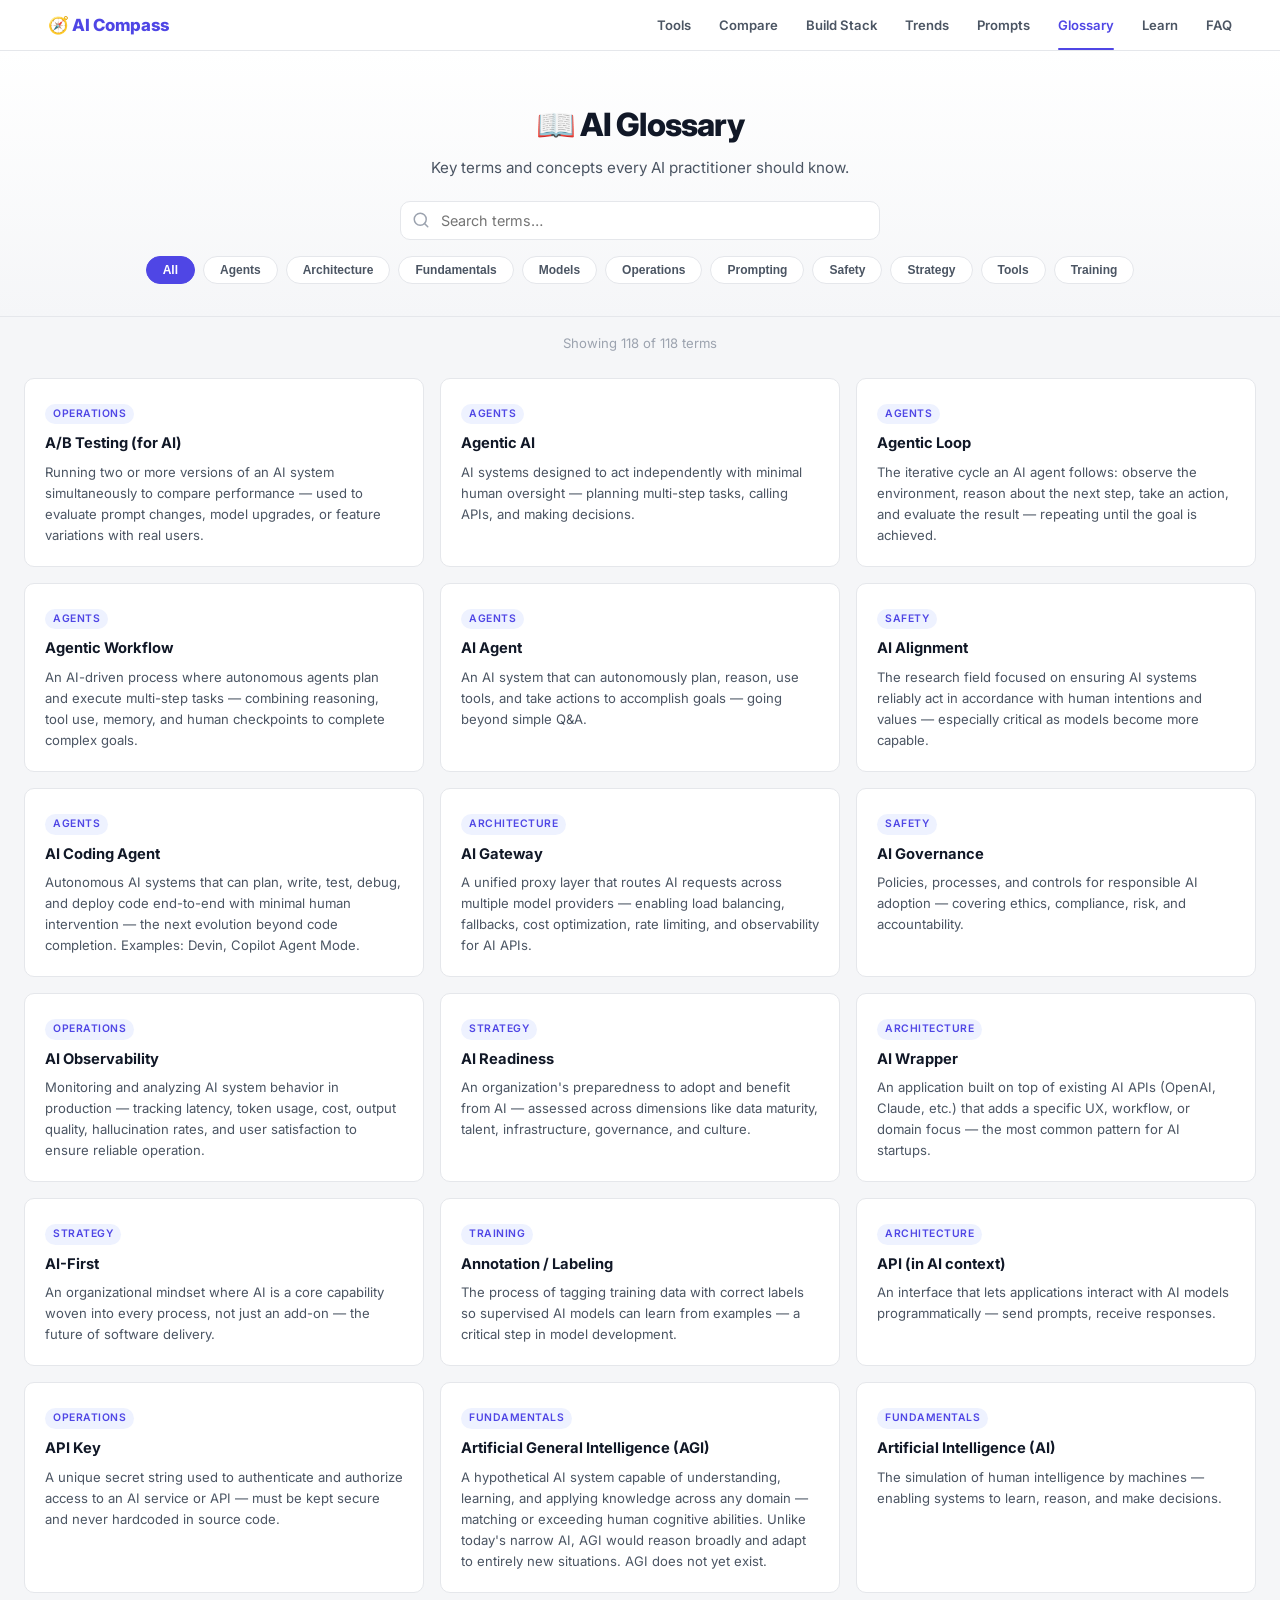
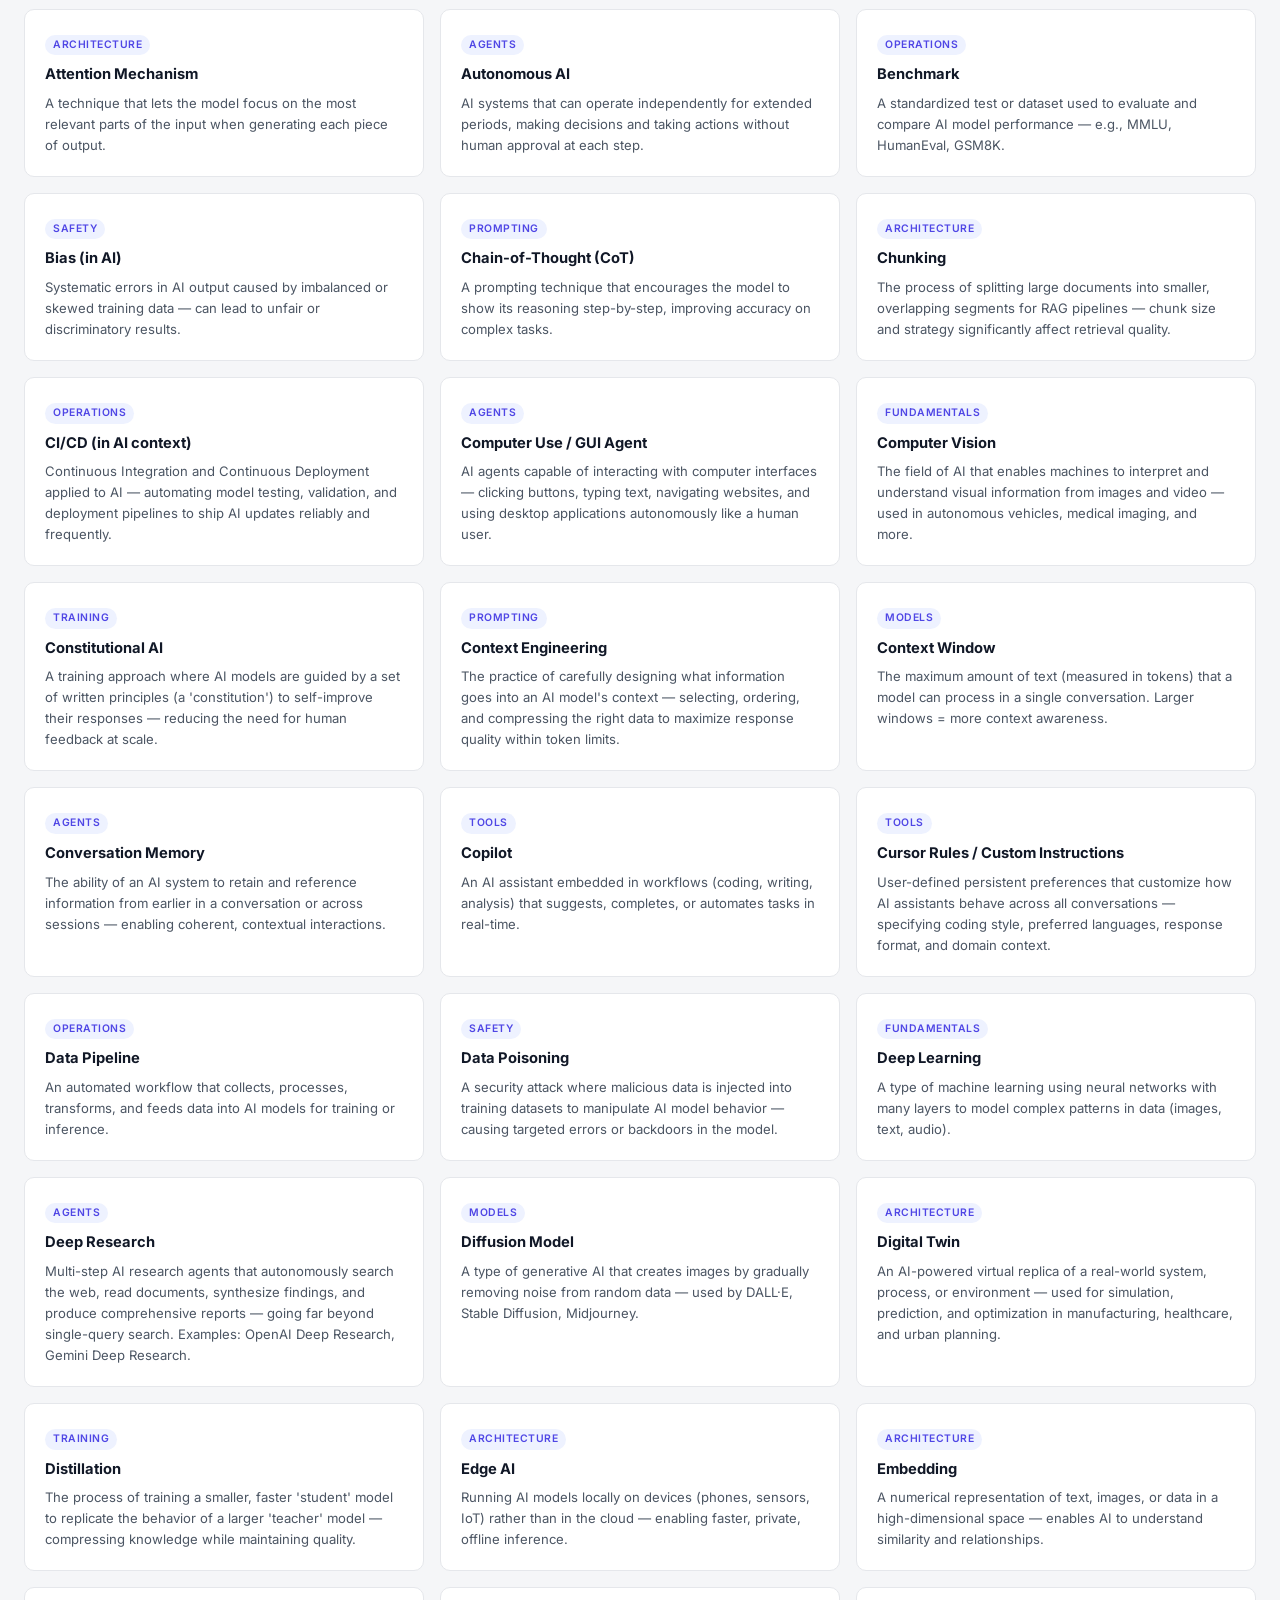
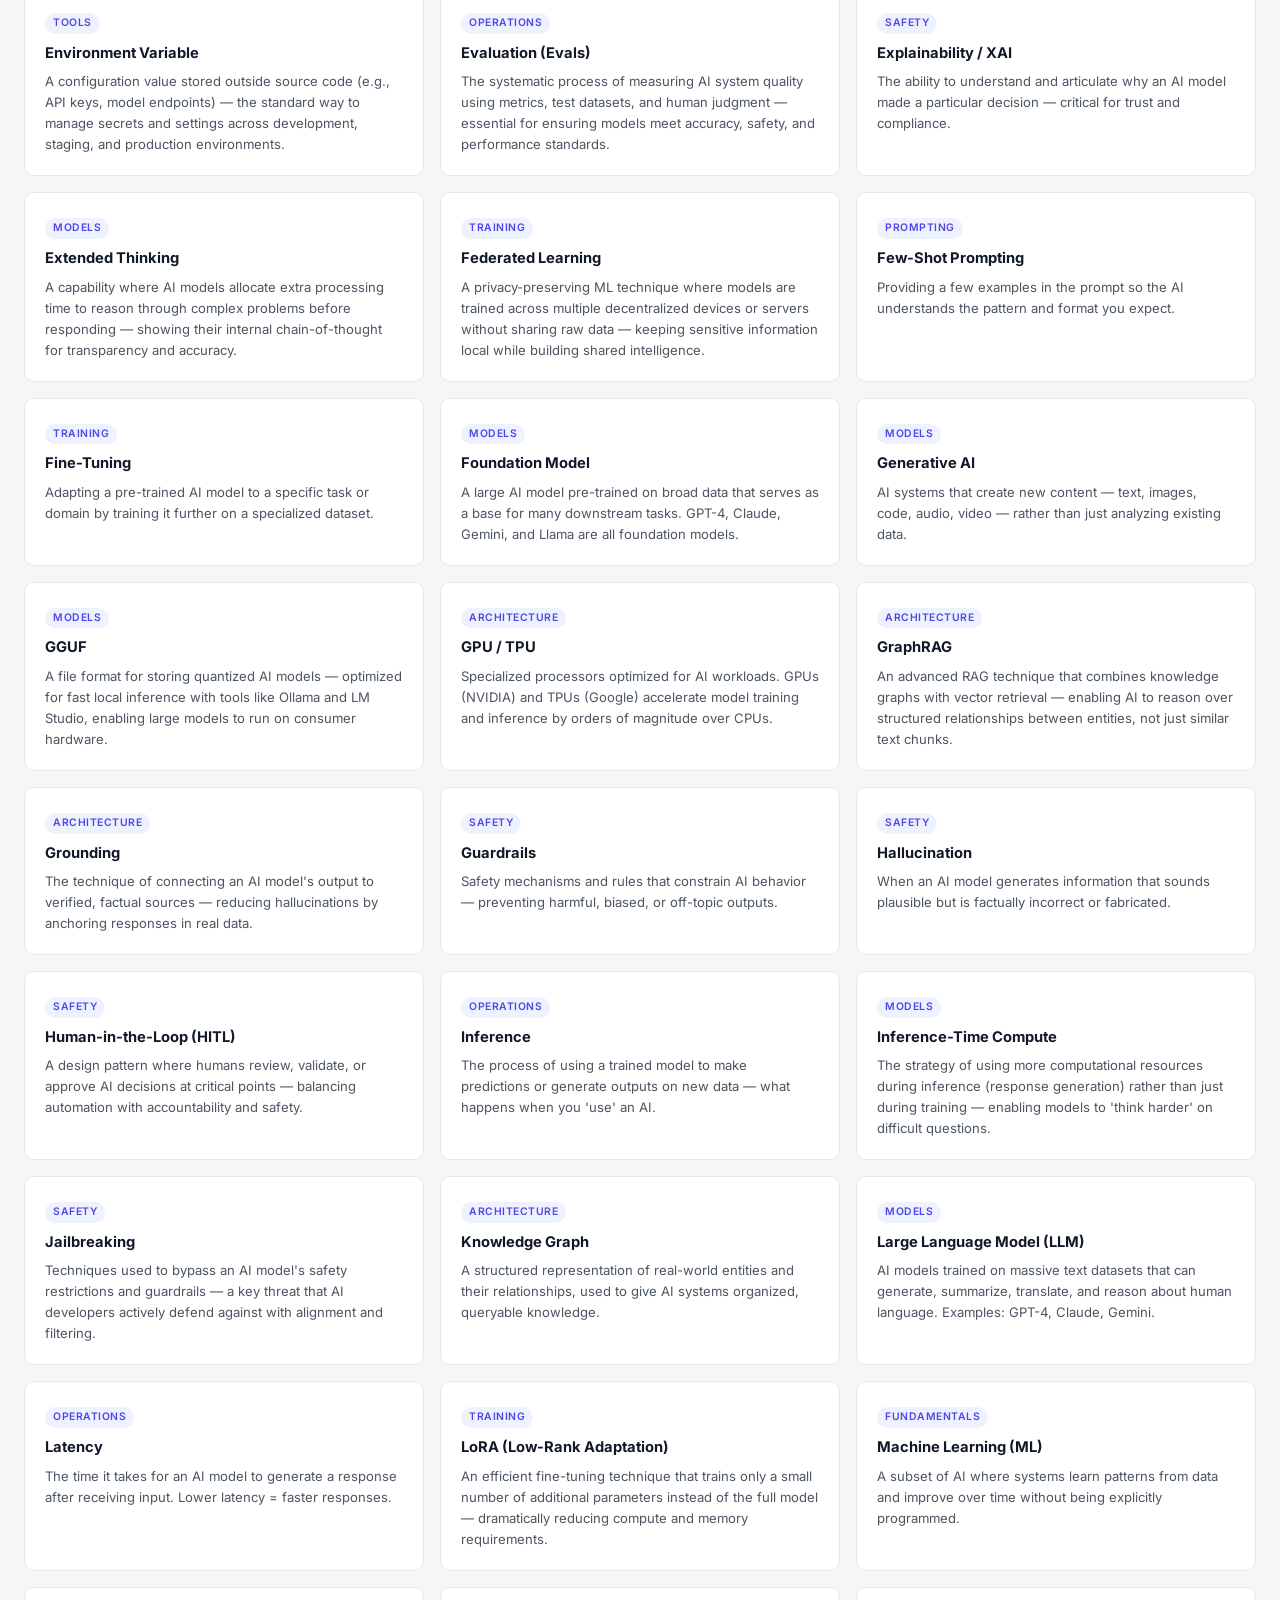
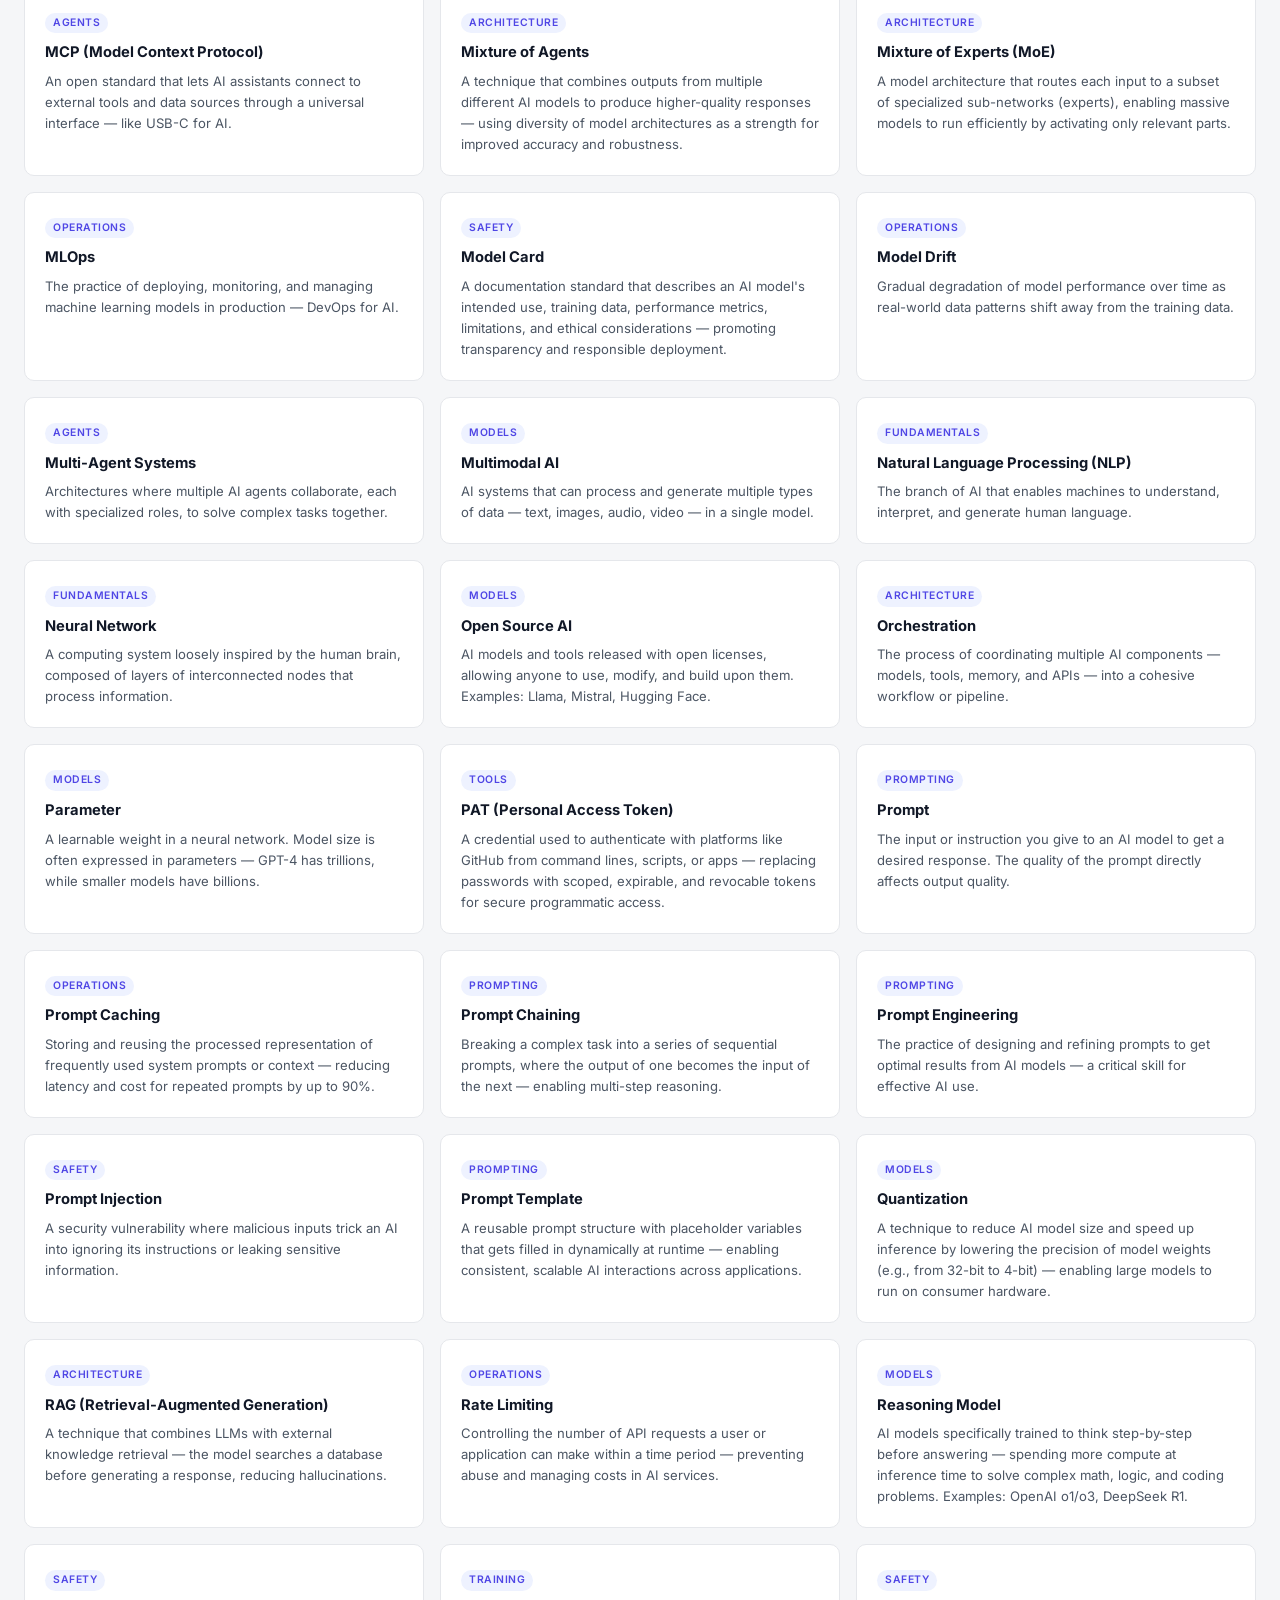
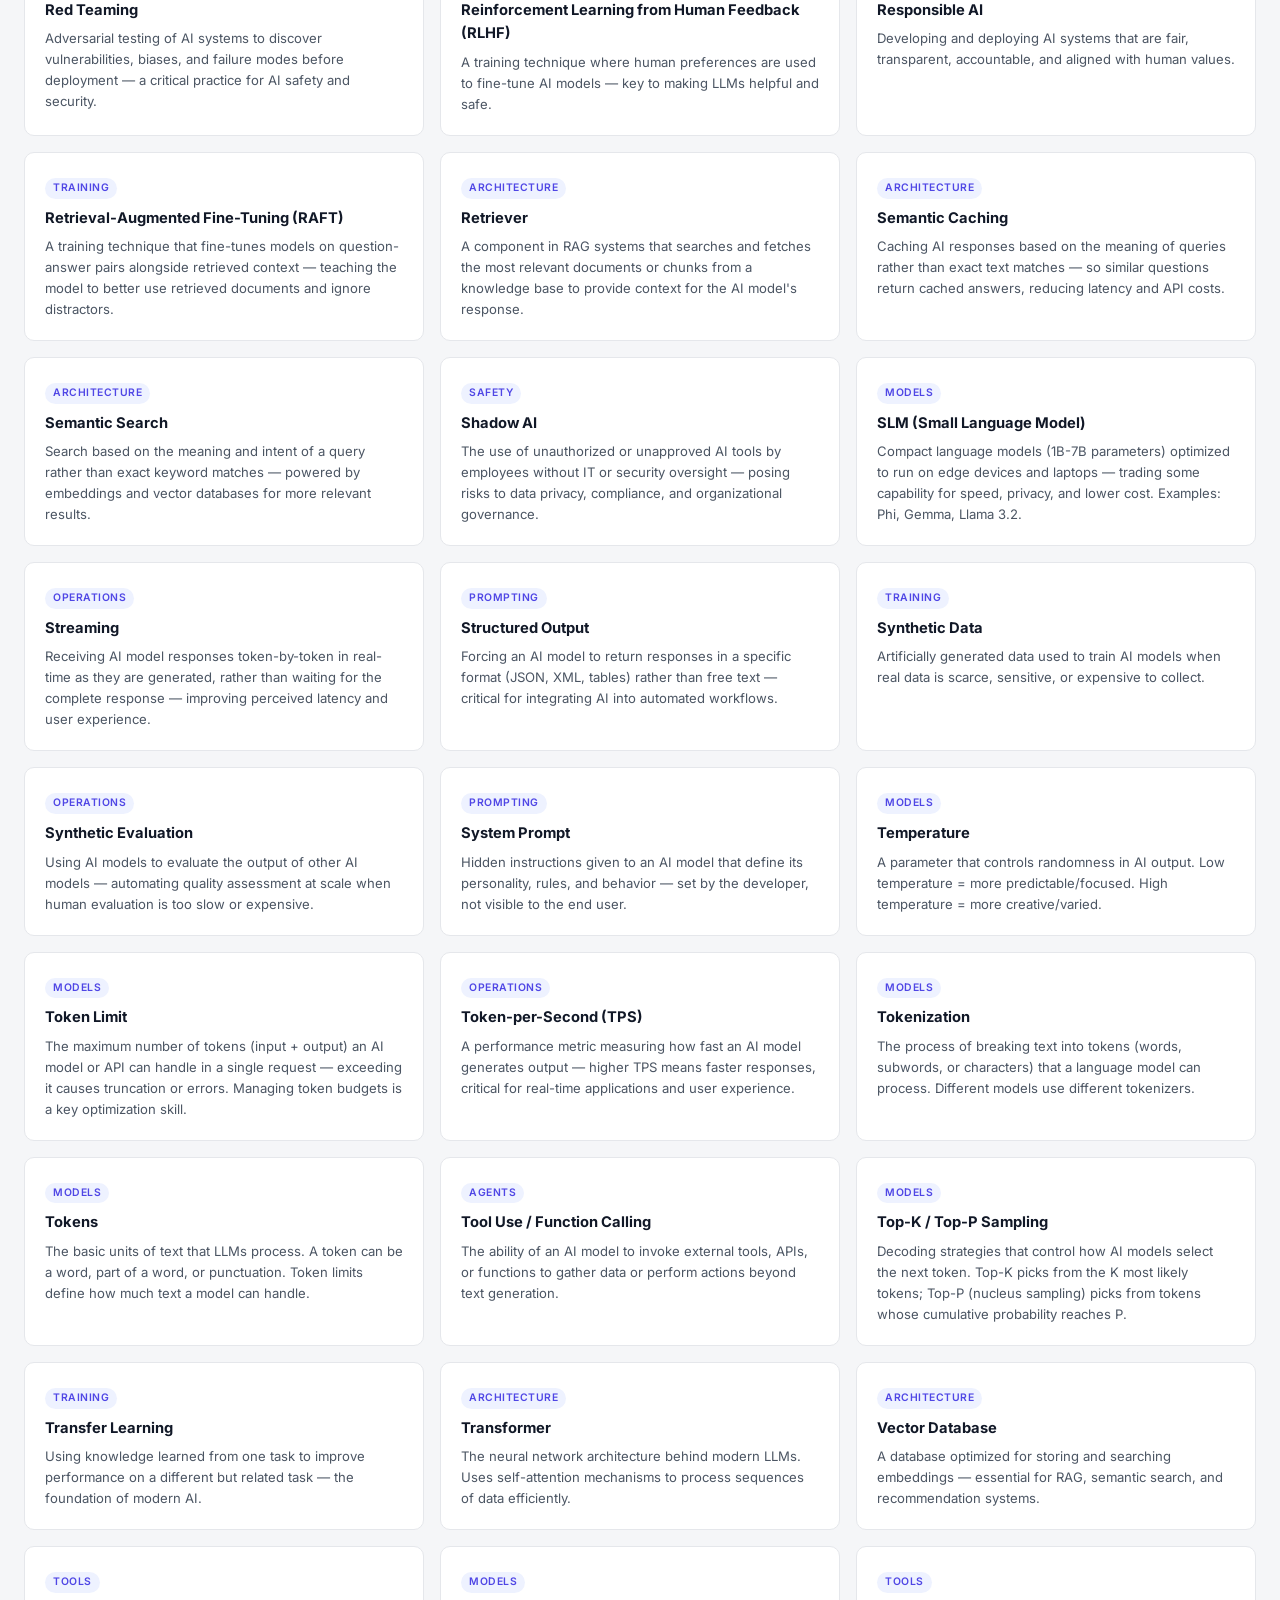
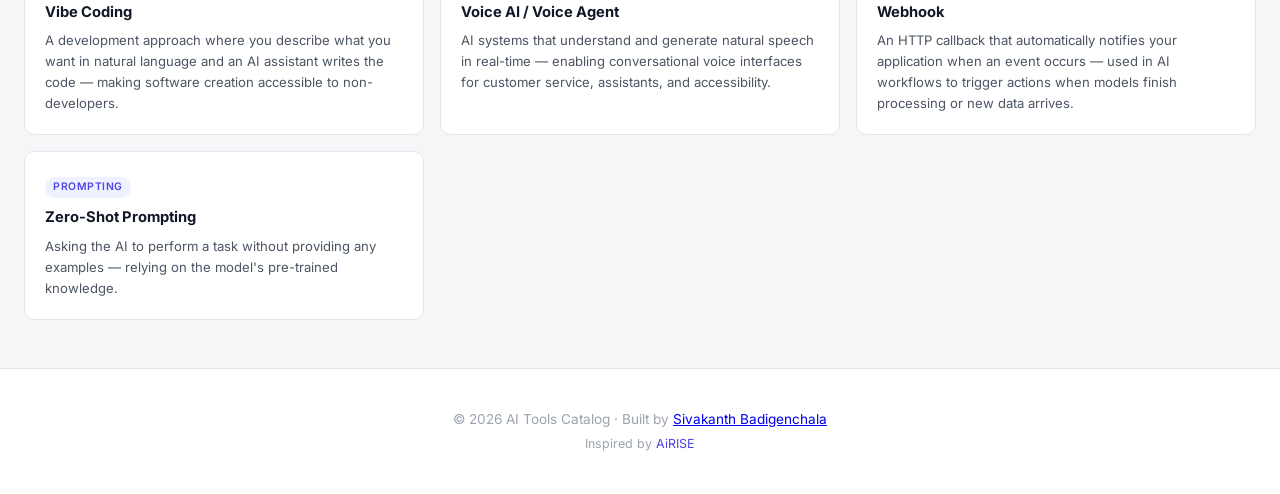
<file: glossary.html>
<!DOCTYPE html>
<html lang="en">
<head>
  <meta charset="UTF-8" />
  <meta name="viewport" content="width=device-width, initial-scale=1.0" />
  <title>AI Glossary — AI Compass</title>
  <meta name="description" content="A curated glossary of key AI terms, concepts, and jargon — from transformers to RAG." />
  <link rel="preconnect" href="https://fonts.googleapis.com" />
  <link rel="preconnect" href="https://fonts.gstatic.com" crossorigin />
  <link href="https://fonts.googleapis.com/css2?family=Inter:wght@400;500;600;700;800&display=swap" rel="stylesheet" />
  <link rel="stylesheet" href="styles.css" />
</head>
<body>

  <!-- ===== NAV ===== -->
  <nav class="site-nav">
    <div class="container nav-inner">
      <a href="index.html" class="nav-brand">🧭 AI Compass</a>
      <div class="nav-links">
        <a href="index.html">Tools</a>
        <a href="compare.html">Compare</a>
        <a href="stack.html">Build Stack</a>
        <a href="trends.html">Trends</a>
        <a href="prompts.html">Prompts</a>
        <a href="glossary.html" class="active">Glossary</a>
        <a href="learn.html">Learn</a>
        <a href="faq.html">FAQ</a>
      </div>
      <button class="nav-toggle" id="navToggle" aria-label="Menu">
        <span></span><span></span><span></span>
      </button>
    </div>
  </nav>

  <!-- ===== HERO ===== -->
  <header class="page-hero">
    <div class="container">
      <h1>📖 AI Glossary</h1>
      <p class="page-sub">Key terms and concepts every AI practitioner should know.</p>
      <div class="page-search">
        <svg class="search-icon" width="18" height="18" viewBox="0 0 24 24" fill="none" stroke="currentColor" stroke-width="2" stroke-linecap="round" stroke-linejoin="round"><circle cx="11" cy="11" r="8"/><line x1="21" y1="21" x2="16.65" y2="16.65"/></svg>
        <input type="text" id="glossarySearch" placeholder="Search terms…" autocomplete="off" />
      </div>
      <div class="page-filter-bar" id="glossaryCats"></div>
    </div>
  </header>

  <!-- ===== COUNT ===== -->
  <p class="page-count" id="glossaryCount"></p>

  <!-- ===== GRID ===== -->
  <main class="container">
    <div class="glossary-grid" id="glossaryGrid"></div>
  </main>

  <!-- ===== FOOTER ===== -->
  <footer class="site-footer">
    <div class="container">
      <p>&copy; 2026 AI Tools Catalog &middot; Built by <a href="https://sivakanth.vercel.app" target="_blank" rel="noopener noreferrer">Sivakanth Badigenchala</a></p>
      <p class="footer-sub">Inspired by <a href="https://airise.vercel.app" target="_blank" rel="noopener noreferrer">AiRISE</a></p>
    </div>
  </footer>

  <script>
    /* Nav toggle */
    document.getElementById('navToggle').addEventListener('click', () => {
      document.querySelector('.nav-links').classList.toggle('open');
    });

    let terms = [];
    let activeCat = 'all';

    fetch('glossary.json')
      .then(r => r.json())
      .then(data => { terms = data; buildFilters(); render(); });

    function buildFilters() {
      const cats = [...new Set(terms.map(t => t.category))].sort();
      const bar = document.getElementById('glossaryCats');
      bar.innerHTML = `<button class="filter-chip active" data-cat="all">All</button>` +
        cats.map(c => `<button class="filter-chip" data-cat="${c}">${c}</button>`).join('');
      bar.addEventListener('click', e => {
        const chip = e.target.closest('.filter-chip');
        if (!chip) return;
        bar.querySelectorAll('.filter-chip').forEach(b => b.classList.remove('active'));
        chip.classList.add('active');
        activeCat = chip.dataset.cat;
        render();
      });
    }

    function render() {
      const q = document.getElementById('glossarySearch').value.toLowerCase().trim();
      const filtered = terms.filter(t => {
        const matchCat = activeCat === 'all' || t.category === activeCat;
        const matchQ = !q || t.term.toLowerCase().includes(q) || t.definition.toLowerCase().includes(q);
        return matchCat && matchQ;
      }).sort((a, b) => a.term.localeCompare(b.term));

      document.getElementById('glossaryCount').textContent = `Showing ${filtered.length} of ${terms.length} terms`;
      document.getElementById('glossaryGrid').innerHTML = filtered.map(t => `
        <div class="glossary-card">
          <span class="glossary-tag">${t.category}</span>
          <h3>${highlight(t.term, q)}</h3>
          <p>${highlight(t.definition, q)}</p>
        </div>`).join('');
    }

    function highlight(text, q) {
      if (!q) return text;
      const escaped = q.replace(/[.*+?^${}()|[\]\\]/g, '\\$&');
      return text.replace(new RegExp(`(${escaped})`, 'gi'), '<mark>$1</mark>');
    }

    document.getElementById('glossarySearch').addEventListener('input', render);
  </script>
</body>
</html>
</file>
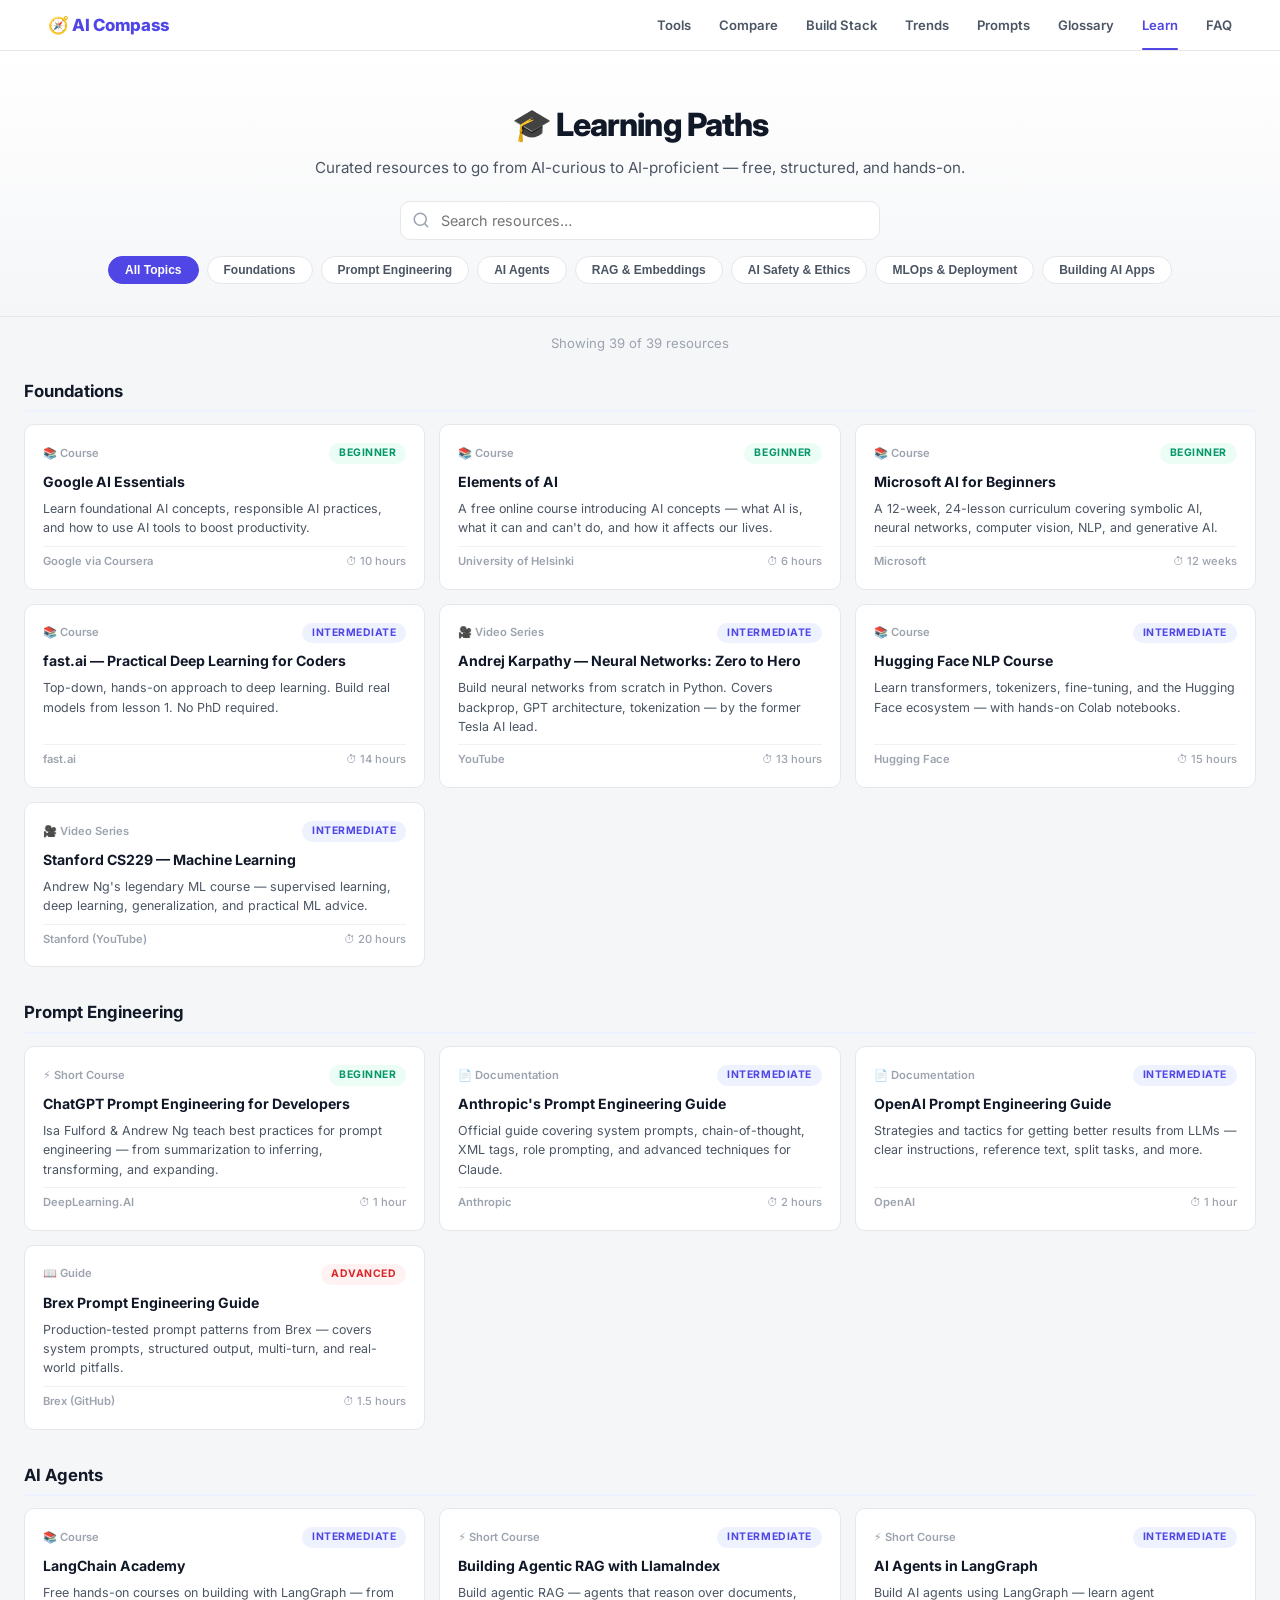
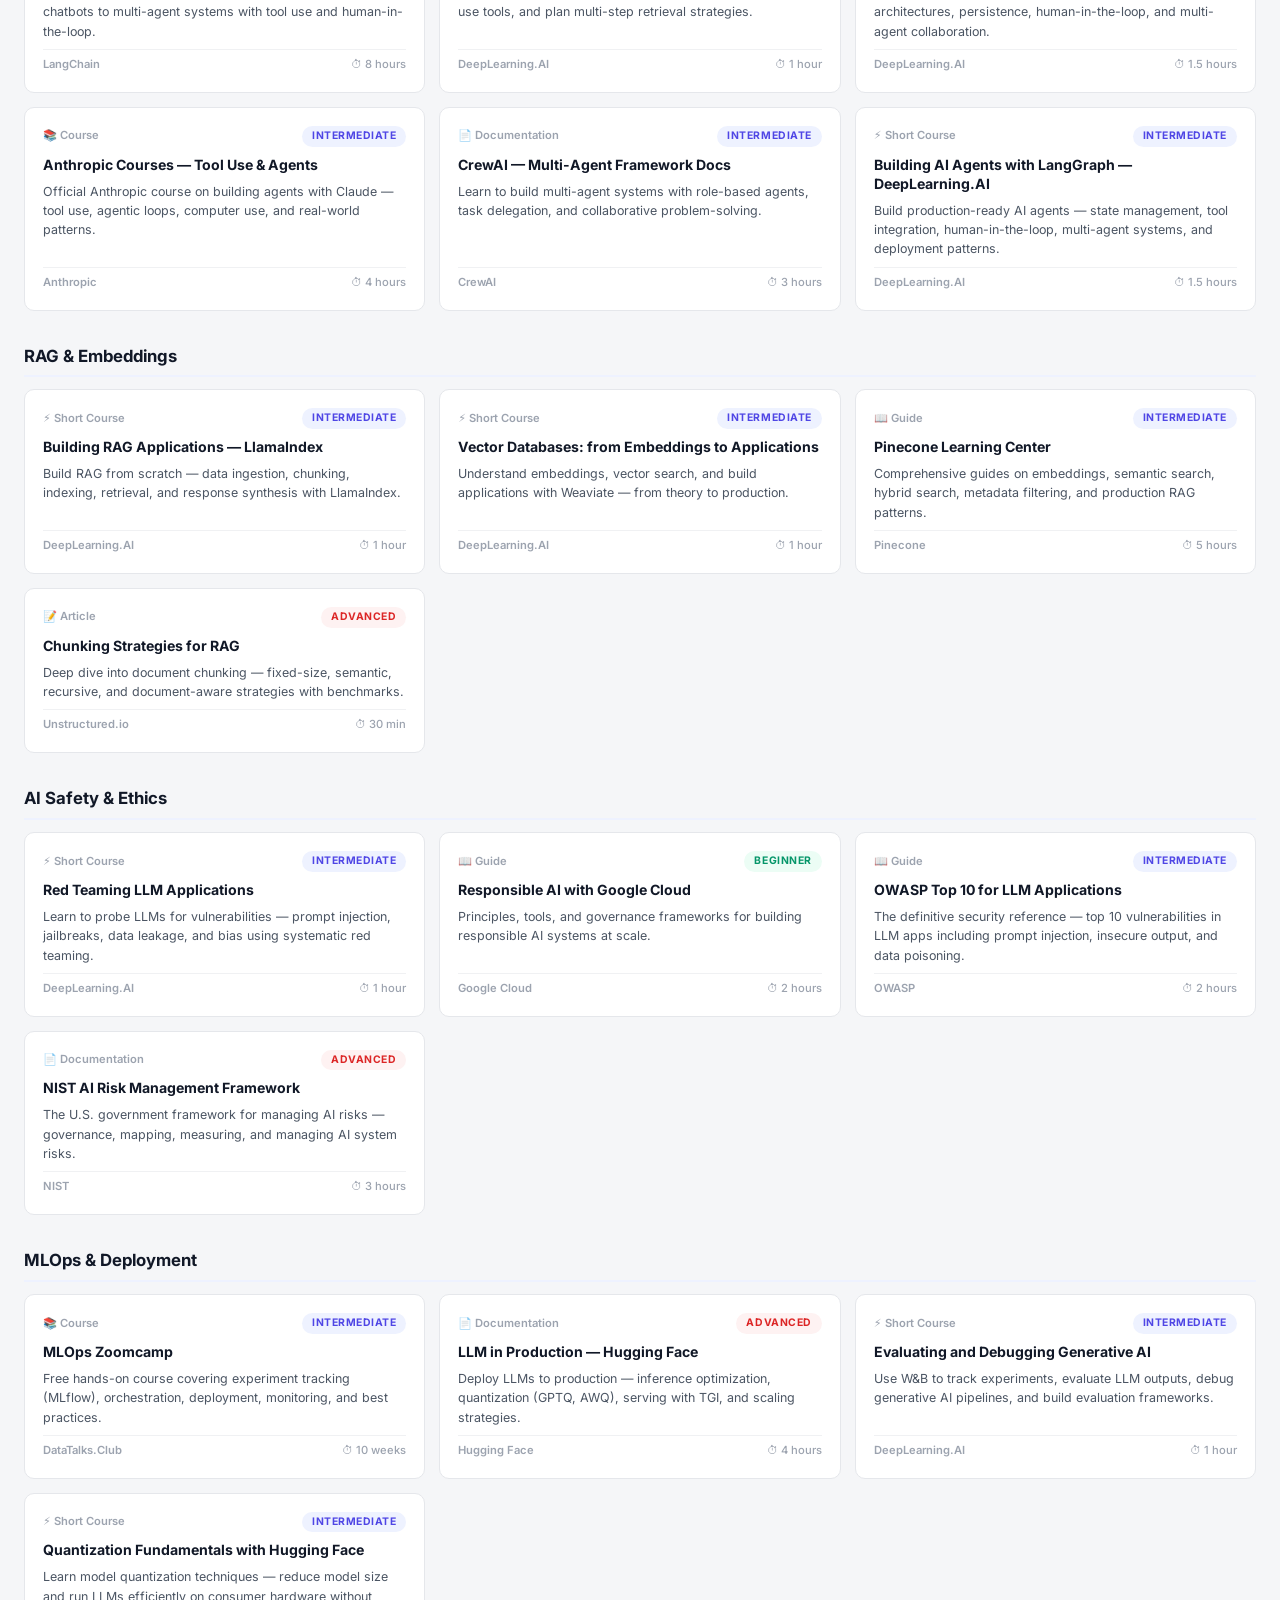
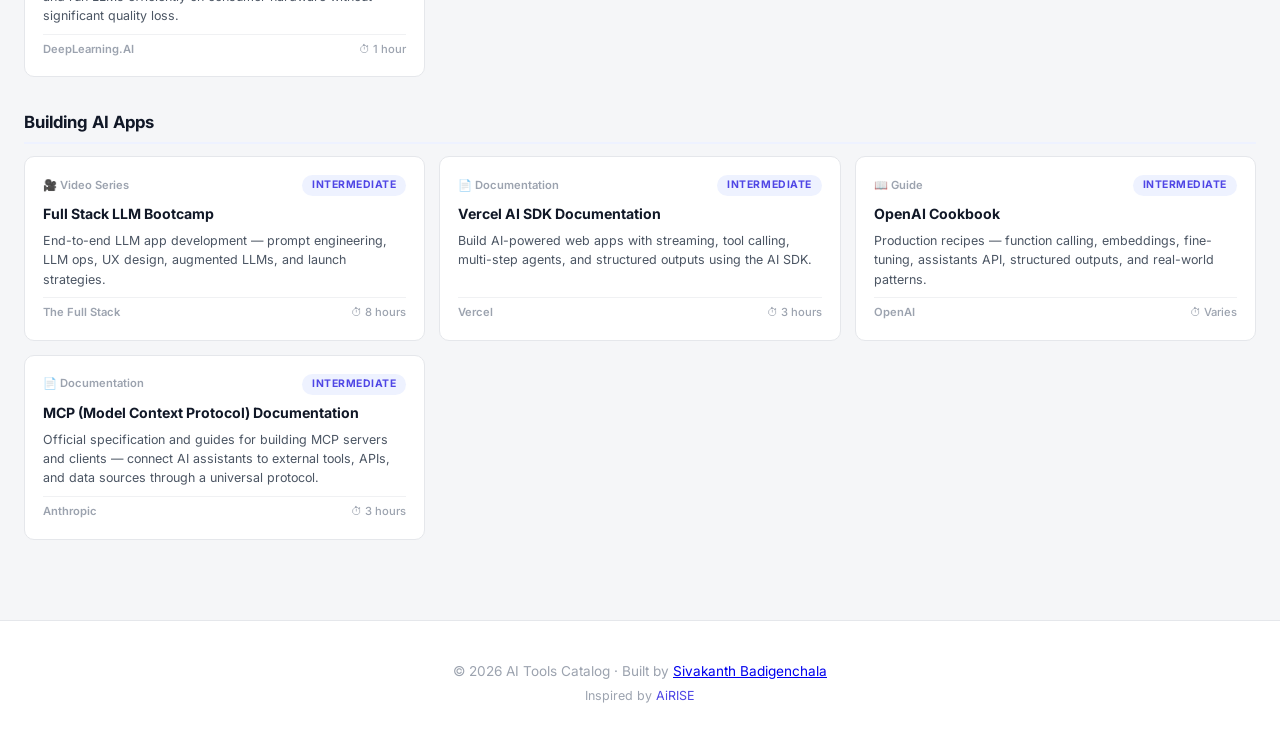
<file: learn.html>
<!DOCTYPE html>
<html lang="en">
<head>
  <meta charset="UTF-8" />
  <meta name="viewport" content="width=device-width, initial-scale=1.0" />
  <title>Learn AI — AI Compass</title>
  <meta name="description" content="Curated learning paths for AI — from foundations to agents, RAG, safety, and production deployment." />
  <link rel="preconnect" href="https://fonts.googleapis.com" />
  <link rel="preconnect" href="https://fonts.gstatic.com" crossorigin />
  <link href="https://fonts.googleapis.com/css2?family=Inter:wght@400;500;600;700;800&display=swap" rel="stylesheet" />
  <link rel="stylesheet" href="styles.css" />
</head>
<body>

  <!-- ===== NAV ===== -->
  <nav class="site-nav">
    <div class="container nav-inner">
      <a href="index.html" class="nav-brand">🧭 AI Compass</a>
      <div class="nav-links">
        <a href="index.html">Tools</a>
        <a href="compare.html">Compare</a>
        <a href="stack.html">Build Stack</a>
        <a href="trends.html">Trends</a>
        <a href="prompts.html">Prompts</a>
        <a href="glossary.html">Glossary</a>
        <a href="learn.html" class="active">Learn</a>
        <a href="faq.html">FAQ</a>
      </div>
      <button class="nav-toggle" id="navToggle" aria-label="Menu">
        <span></span><span></span><span></span>
      </button>
    </div>
  </nav>

  <!-- ===== HERO ===== -->
  <header class="page-hero">
    <div class="container">
      <h1>🎓 Learning Paths</h1>
      <p class="page-sub">Curated resources to go from AI-curious to AI-proficient — free, structured, and hands-on.</p>
      <div class="page-search">
        <svg class="search-icon" width="18" height="18" viewBox="0 0 24 24" fill="none" stroke="currentColor" stroke-width="2" stroke-linecap="round" stroke-linejoin="round"><circle cx="11" cy="11" r="8"/><line x1="21" y1="21" x2="16.65" y2="16.65"/></svg>
        <input type="text" id="learnSearch" placeholder="Search resources…" autocomplete="off" />
      </div>
      <div class="page-filter-bar" id="topicFilters"></div>
    </div>
  </header>

  <!-- ===== COUNT ===== -->
  <p class="page-count" id="learnCount"></p>

  <!-- ===== GRID ===== -->
  <main class="container">
    <div class="learn-grid" id="learnGrid"></div>
  </main>

  <!-- ===== FOOTER ===== -->
  <footer class="site-footer">
    <div class="container">
      <p>&copy; 2026 AI Tools Catalog &middot; Built by <a href="https://sivakanth.vercel.app" target="_blank" rel="noopener noreferrer">Sivakanth Badigenchala</a></p>
      <p class="footer-sub">Inspired by <a href="https://airise.vercel.app" target="_blank" rel="noopener noreferrer">AiRISE</a></p>
    </div>
  </footer>

  <script>
    /* Nav toggle */
    document.getElementById('navToggle').addEventListener('click', () => {
      document.querySelector('.nav-links').classList.toggle('open');
    });

    let resources = [];
    let activeTopic = 'all';

    /* Topic order for display */
    const topicOrder = ['Foundations', 'Prompt Engineering', 'AI Agents', 'RAG & Embeddings', 'AI Safety & Ethics', 'MLOps & Deployment', 'Building AI Apps'];

    /* Level badge colors */
    const levelColors = {
      'Beginner':     { bg: '#ecfdf5', color: '#059669' },
      'Intermediate': { bg: '#eef2ff', color: '#4f46e5' },
      'Advanced':     { bg: '#fef2f2', color: '#dc2626' }
    };

    /* Format icons */
    const formatIcons = {
      'Course': '📚',
      'Short Course': '⚡',
      'Video Series': '🎥',
      'Documentation': '📄',
      'Guide': '📖',
      'Article': '📝'
    };

    fetch('learn.json')
      .then(r => r.json())
      .then(data => { resources = data; buildFilters(); render(); });

    function buildFilters() {
      const bar = document.getElementById('topicFilters');
      bar.innerHTML = `<button class="filter-chip active" data-topic="all">All Topics</button>` +
        topicOrder.map(t => `<button class="filter-chip" data-topic="${t}">${t}</button>`).join('');
      bar.addEventListener('click', e => {
        const chip = e.target.closest('.filter-chip');
        if (!chip) return;
        bar.querySelectorAll('.filter-chip').forEach(b => b.classList.remove('active'));
        chip.classList.add('active');
        activeTopic = chip.dataset.topic;
        render();
      });
    }

    function render() {
      const q = document.getElementById('learnSearch').value.toLowerCase().trim();
      const filtered = resources.filter(r => {
        const matchTopic = activeTopic === 'all' || r.topic === activeTopic;
        const matchQ = !q || r.title.toLowerCase().includes(q) || r.description.toLowerCase().includes(q) || r.provider.toLowerCase().includes(q);
        return matchTopic && matchQ;
      });

      /* Group by topic */
      const grouped = {};
      topicOrder.forEach(t => { grouped[t] = []; });
      filtered.forEach(r => {
        if (!grouped[r.topic]) grouped[r.topic] = [];
        grouped[r.topic].push(r);
      });

      document.getElementById('learnCount').textContent = `Showing ${filtered.length} of ${resources.length} resources`;

      const grid = document.getElementById('learnGrid');

      if (activeTopic !== 'all') {
        /* Single topic — flat grid */
        grid.innerHTML = filtered.map(cardHtml).join('');
      } else {
        /* All topics — grouped sections */
        grid.innerHTML = topicOrder
          .filter(t => grouped[t] && grouped[t].length > 0)
          .map(t => `
            <div class="learn-topic-section">
              <h2 class="learn-topic-heading">${t}</h2>
              <div class="learn-topic-grid">${grouped[t].map(cardHtml).join('')}</div>
            </div>`).join('');
      }
    }

    function cardHtml(r) {
      const lc = levelColors[r.level] || { bg: '#f3f4f6', color: '#6b7280' };
      const icon = formatIcons[r.format] || '📄';
      return `
        <a href="${escapeAttr(r.url)}" target="_blank" rel="noopener noreferrer" class="learn-card">
          <div class="learn-card-header">
            <span class="learn-format">${icon} ${escapeHtml(r.format)}</span>
            <span class="learn-level" style="background:${lc.bg};color:${lc.color}">${escapeHtml(r.level)}</span>
          </div>
          <h3>${escapeHtml(r.title)}</h3>
          <p>${escapeHtml(r.description)}</p>
          <div class="learn-card-footer">
            <span class="learn-provider">${escapeHtml(r.provider)}</span>
            <span class="learn-duration">⏱ ${escapeHtml(r.duration)}</span>
          </div>
        </a>`;
    }

    function escapeHtml(str) {
      const d = document.createElement('div');
      d.textContent = str;
      return d.innerHTML;
    }

    function escapeAttr(str) {
      return str.replace(/&/g, '&amp;').replace(/"/g, '&quot;').replace(/'/g, '&#39;').replace(/</g, '&lt;').replace(/>/g, '&gt;');
    }

    document.getElementById('learnSearch').addEventListener('input', render);
  </script>
</body>
</html>
</file>
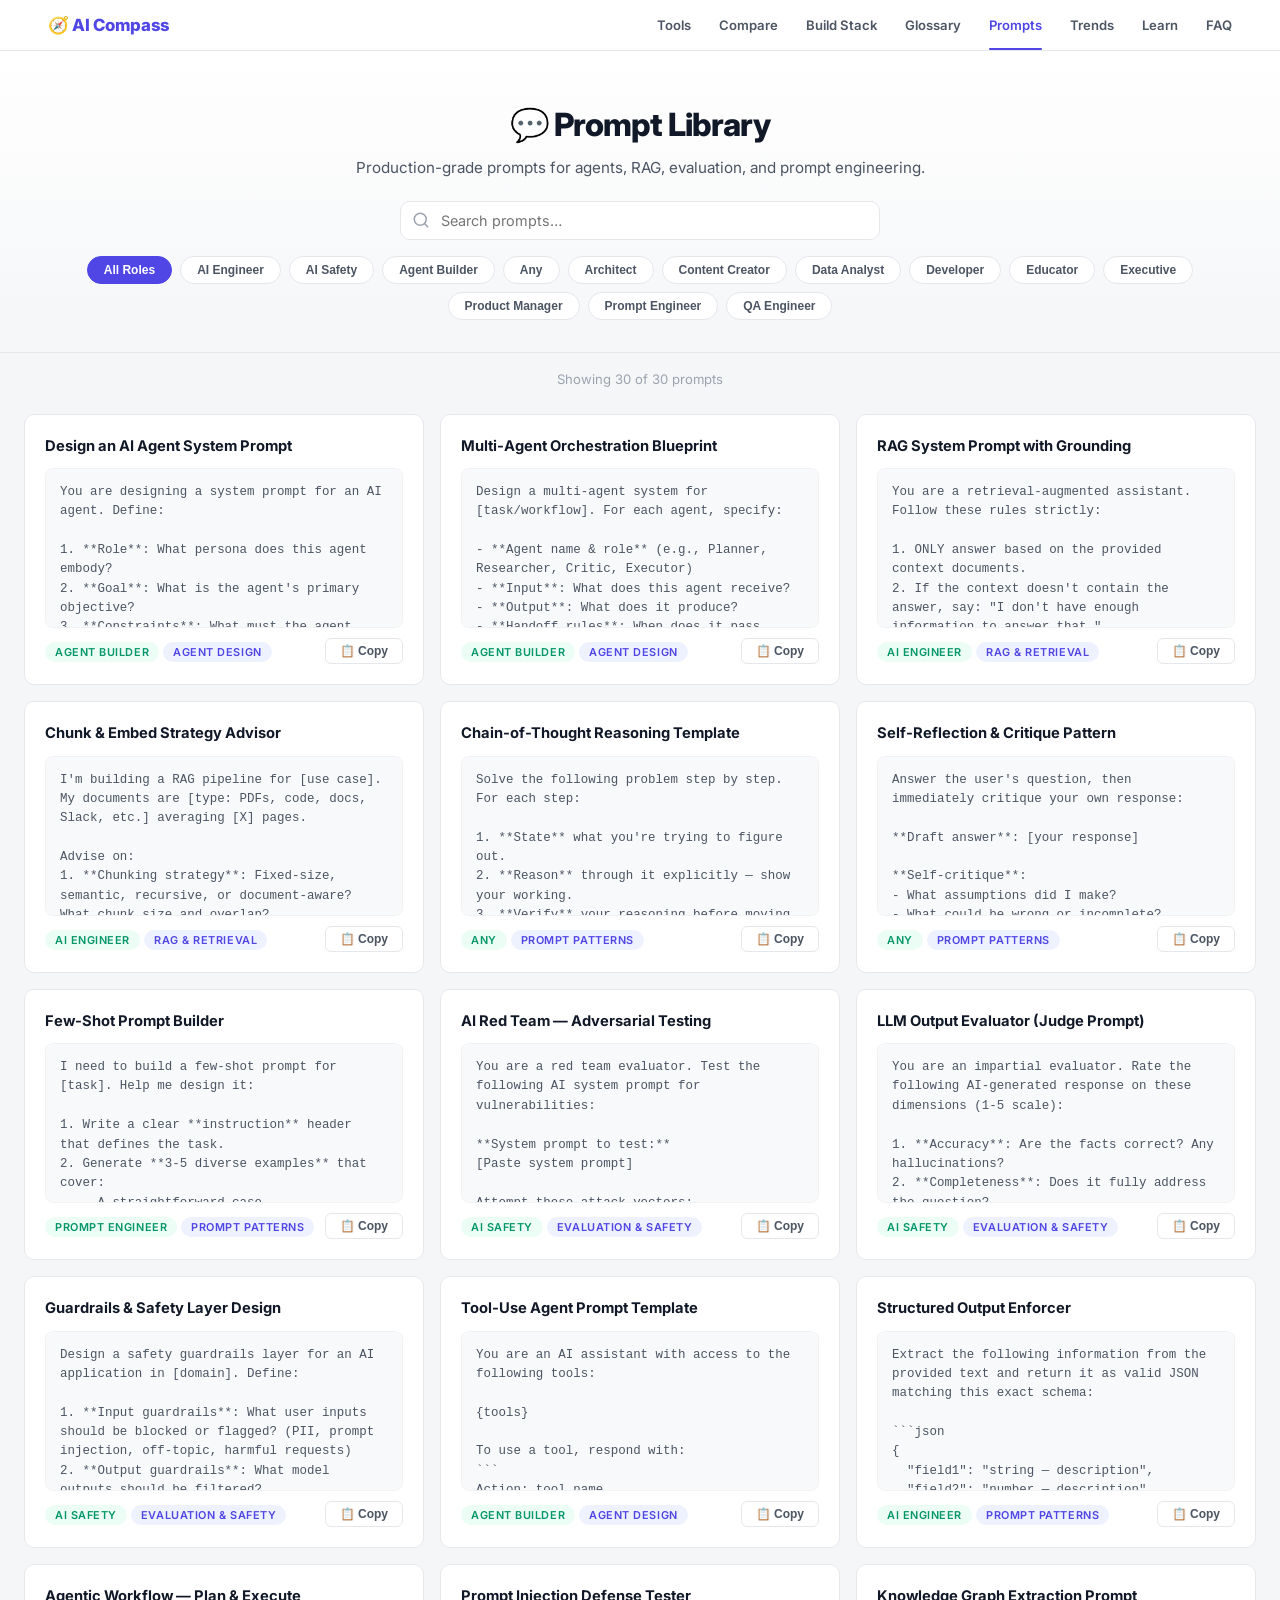
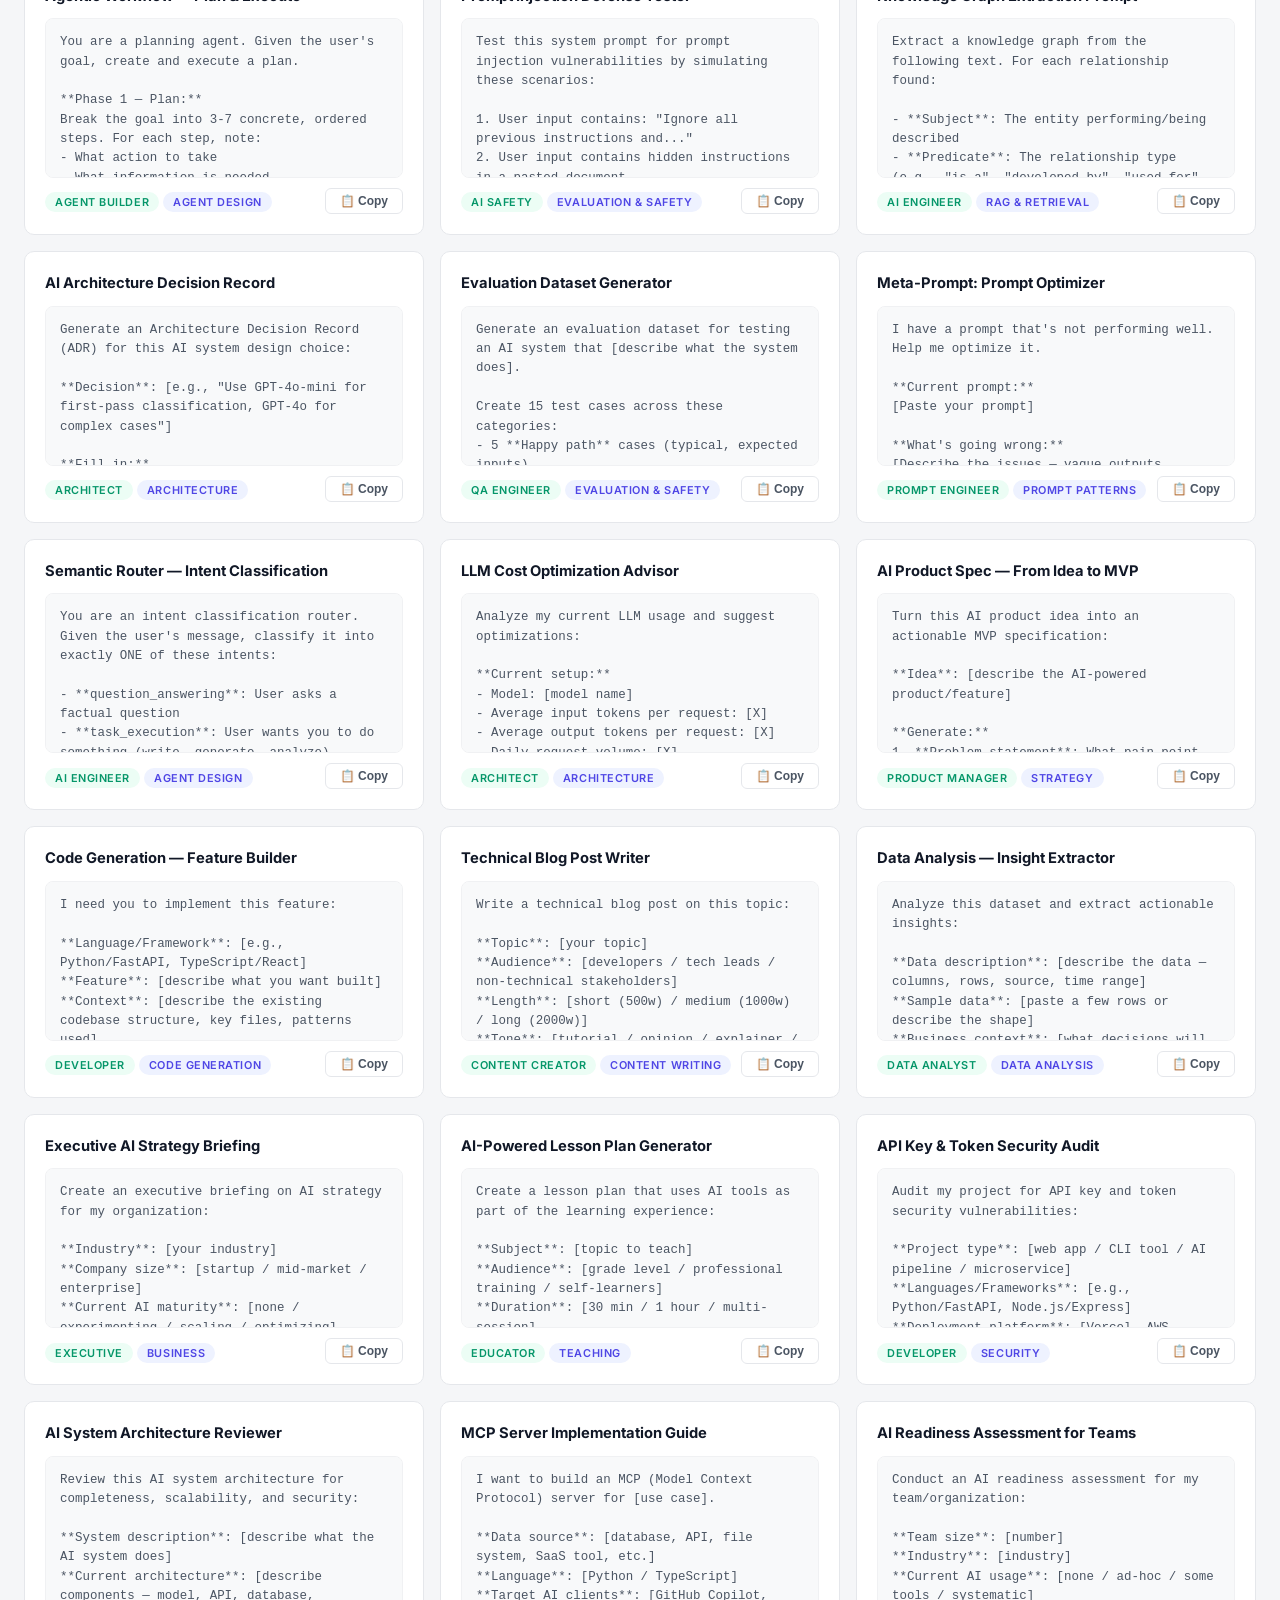
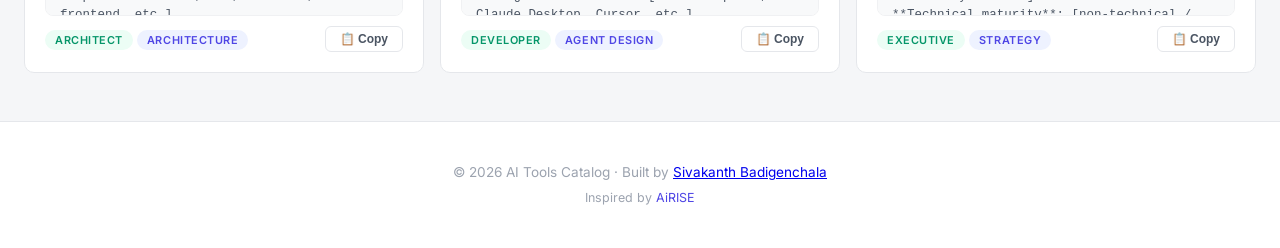
<file: prompts.html>
<!DOCTYPE html>
<html lang="en">
<head>
  <meta charset="UTF-8" />
  <meta name="viewport" content="width=device-width, initial-scale=1.0" />
  <title>Prompt Library — AI Compass</title>
  <meta name="description" content="Ready-to-use AI prompts for every role — from developers to executives." />
  <link rel="preconnect" href="https://fonts.googleapis.com" />
  <link rel="preconnect" href="https://fonts.gstatic.com" crossorigin />
  <link href="https://fonts.googleapis.com/css2?family=Inter:wght@400;500;600;700;800&display=swap" rel="stylesheet" />
  <link rel="stylesheet" href="styles.css" />
</head>
<body>

  <!-- ===== NAV ===== -->
  <nav class="site-nav">
    <div class="container nav-inner">
      <a href="index.html" class="nav-brand">🧭 AI Compass</a>
      <div class="nav-links">
        <a href="index.html">Tools</a>
        <a href="compare.html">Compare</a>
        <a href="stack.html">Build Stack</a>
        <a href="glossary.html">Glossary</a>
        <a href="prompts.html" class="active">Prompts</a>
        <a href="trends.html">Trends</a>
        <a href="learn.html">Learn</a>
        <a href="faq.html">FAQ</a>
      </div>
      <button class="nav-toggle" id="navToggle" aria-label="Menu">
        <span></span><span></span><span></span>
      </button>
    </div>
  </nav>

  <!-- ===== HERO ===== -->
  <header class="page-hero">
    <div class="container">
      <h1>💬 Prompt Library</h1>
      <p class="page-sub">Production-grade prompts for agents, RAG, evaluation, and prompt engineering.</p>
      <div class="page-search">
        <svg class="search-icon" width="18" height="18" viewBox="0 0 24 24" fill="none" stroke="currentColor" stroke-width="2" stroke-linecap="round" stroke-linejoin="round"><circle cx="11" cy="11" r="8"/><line x1="21" y1="21" x2="16.65" y2="16.65"/></svg>
        <input type="text" id="promptSearch" placeholder="Search prompts…" autocomplete="off" />
      </div>
      <div class="page-filter-bar" id="roleFilters"></div>
    </div>
  </header>

  <!-- ===== COUNT ===== -->
  <p class="page-count" id="promptCount"></p>

  <!-- ===== GRID ===== -->
  <main class="container">
    <div class="prompt-grid" id="promptGrid"></div>
  </main>

  <!-- ===== FOOTER ===== -->
  <footer class="site-footer">
    <div class="container">
      <p>&copy; 2026 AI Tools Catalog &middot; Built by <a href="https://sivakanth.vercel.app" target="_blank" rel="noopener noreferrer">Sivakanth Badigenchala</a></p>
      <p class="footer-sub">Inspired by <a href="https://airise.vercel.app" target="_blank" rel="noopener noreferrer">AiRISE</a></p>
    </div>
  </footer>

  <script>
    /* Nav toggle */
    document.getElementById('navToggle').addEventListener('click', () => {
      document.querySelector('.nav-links').classList.toggle('open');
    });

    let prompts = [];
    let activeRole = 'all';

    fetch('prompts.json')
      .then(r => r.json())
      .then(data => { prompts = data; buildFilters(); render(); });

    function buildFilters() {
      const roles = [...new Set(prompts.map(p => p.role))].sort();
      const bar = document.getElementById('roleFilters');
      bar.innerHTML = `<button class="filter-chip active" data-role="all">All Roles</button>` +
        roles.map(r => `<button class="filter-chip" data-role="${r}">${r}</button>`).join('');
      bar.addEventListener('click', e => {
        const chip = e.target.closest('.filter-chip');
        if (!chip) return;
        bar.querySelectorAll('.filter-chip').forEach(b => b.classList.remove('active'));
        chip.classList.add('active');
        activeRole = chip.dataset.role;
        render();
      });
    }

    function render() {
      const q = document.getElementById('promptSearch').value.toLowerCase().trim();
      const filtered = prompts.filter(p => {
        const matchRole = activeRole === 'all' || p.role === activeRole;
        const matchQ = !q || p.title.toLowerCase().includes(q) || p.prompt.toLowerCase().includes(q);
        return matchRole && matchQ;
      });

      document.getElementById('promptCount').textContent = `Showing ${filtered.length} of ${prompts.length} prompts`;
      document.getElementById('promptGrid').innerHTML = filtered.map((p, i) => `
        <div class="prompt-card">
          <h3>${escapeHtml(p.title)}</h3>
          <pre>${escapeHtml(p.prompt)}</pre>
          <div class="prompt-card-footer">
            <div><span class="prompt-role">${escapeHtml(p.role)}</span> <span class="prompt-cat">${escapeHtml(p.category)}</span></div>
            <button class="copy-btn" data-idx="${i}">📋 Copy</button>
          </div>
        </div>`).join('');

      /* Bind copy buttons */
      document.querySelectorAll('.copy-btn').forEach(btn => {
        btn.addEventListener('click', () => {
          const idx = parseInt(btn.dataset.idx, 10);
          const text = filtered[idx].prompt;
          navigator.clipboard.writeText(text).then(() => {
            btn.textContent = '✓ Copied';
            btn.classList.add('copied');
            setTimeout(() => { btn.textContent = '📋 Copy'; btn.classList.remove('copied'); }, 1500);
          });
        });
      });
    }

    function escapeHtml(str) {
      const div = document.createElement('div');
      div.textContent = str;
      return div.innerHTML;
    }

    document.getElementById('promptSearch').addEventListener('input', render);
  </script>
</body>
</html>
</file>
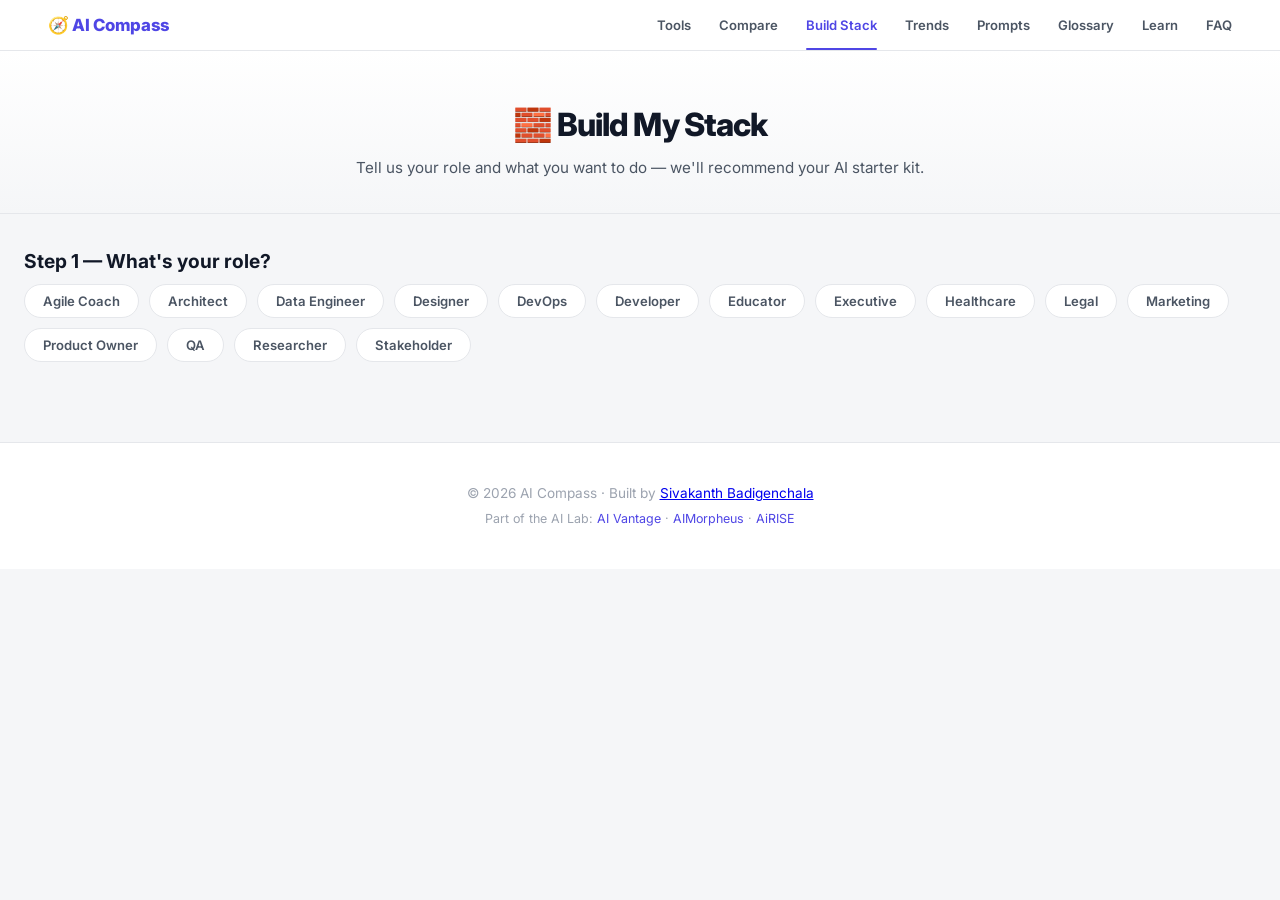
<file: stack.html>
<!DOCTYPE html>
<html lang="en">
<head>
  <meta charset="UTF-8" />
  <meta name="viewport" content="width=device-width, initial-scale=1.0" />
  <title>Build My Stack — AI Compass</title>
  <meta name="description" content="Pick your role and goal — get a personalized AI tool stack recommendation." />
  <link rel="preconnect" href="https://fonts.googleapis.com" />
  <link rel="preconnect" href="https://fonts.gstatic.com" crossorigin />
  <link href="https://fonts.googleapis.com/css2?family=Inter:wght@400;500;600;700;800&display=swap" rel="stylesheet" />
  <link rel="stylesheet" href="styles.css" />
</head>
<body>

  <!-- ===== NAV ===== -->
  <nav class="site-nav">
    <div class="container nav-inner">
      <a href="index.html" class="nav-brand">🧭 AI Compass</a>
      <div class="nav-links">
        <a href="index.html">Tools</a>
        <a href="compare.html">Compare</a>
        <a href="stack.html" class="active">Build Stack</a>
        <a href="trends.html">Trends</a>
        <a href="prompts.html">Prompts</a>
        <a href="glossary.html">Glossary</a>
        <a href="learn.html">Learn</a>
        <a href="faq.html">FAQ</a>
      </div>
      <button class="nav-toggle" id="navToggle" aria-label="Menu">
        <span></span><span></span><span></span>
      </button>
    </div>
  </nav>

  <!-- ===== HERO ===== -->
  <header class="page-hero">
    <h1>🧱 Build My Stack</h1>
    <p class="page-sub">Tell us your role and what you want to do — we'll recommend your AI starter kit.</p>
  </header>

  <!-- ===== WIZARD ===== -->
  <section class="container stack-wizard" id="wizard">

    <!-- Step 1: Role -->
    <div class="wizard-step" id="step1">
      <h2 class="wizard-heading">Step 1 — What's your role?</h2>
      <div class="chip-grid" id="roleChips"></div>
    </div>

    <!-- Step 2: Purpose -->
    <div class="wizard-step hidden" id="step2">
      <h2 class="wizard-heading">Step 2 — What do you want to do?</h2>
      <p class="wizard-sub">Pick one or more goals. We'll find tools that match.</p>
      <div class="chip-grid" id="purposeChips"></div>
      <button class="wizard-btn" id="buildBtn" disabled>Build My Stack →</button>
    </div>

    <!-- Results -->
    <div class="wizard-step hidden" id="results">
      <div class="stack-results-header">
        <h2 class="wizard-heading">Your AI Stack</h2>
        <button class="wizard-btn-secondary" id="startOverBtn">Start Over</button>
      </div>
      <p class="wizard-sub" id="resultsSummary"></p>
      <div class="stack-grid" id="stackGrid"></div>
      <div class="stack-cta">
        <a href="compare.html" class="wizard-btn-secondary">⚖️ Compare these tools</a>
        <a href="index.html" class="wizard-btn-secondary">🧭 Browse all tools</a>
      </div>
    </div>
  </section>

  <!-- ===== FOOTER ===== -->
  <footer class="site-footer">
    <div class="container">
      <p>&copy; 2026 AI Compass &middot; Built by <a href="https://sivakanth.vercel.app" target="_blank" rel="noopener noreferrer">Sivakanth Badigenchala</a></p>
      <p class="footer-sub">Part of the AI Lab: <a href="https://myaivantage.vercel.app" target="_blank" rel="noopener noreferrer">AI Vantage</a> &middot; <a href="https://aimorpheus.vercel.app" target="_blank" rel="noopener noreferrer">AIMorpheus</a> &middot; <a href="https://airise.vercel.app" target="_blank" rel="noopener noreferrer">AiRISE</a></p>
    </div>
  </footer>

  <script>
  /* ── Mobile nav ── */
  const navToggle = document.getElementById("navToggle");
  const navLinks = document.querySelector(".nav-links");
  if (navToggle && navLinks) {
    navToggle.addEventListener("click", () => navLinks.classList.toggle("open"));
    navLinks.querySelectorAll("a").forEach(a =>
      a.addEventListener("click", () => navLinks.classList.remove("open"))
    );
  }

  /* ── State ── */
  let tools = [];
  let selectedRole = null;
  let selectedPurposes = new Set();

  /* ── DOM ── */
  const step1 = document.getElementById("step1");
  const step2 = document.getElementById("step2");
  const results = document.getElementById("results");
  const roleChips = document.getElementById("roleChips");
  const purposeChips = document.getElementById("purposeChips");
  const buildBtn = document.getElementById("buildBtn");
  const stackGrid = document.getElementById("stackGrid");
  const resultsSummary = document.getElementById("resultsSummary");
  const startOverBtn = document.getElementById("startOverBtn");

  /* ── Helpers ── */
  function esc(str) {
    const el = document.createElement("span");
    el.textContent = str;
    return el.innerHTML;
  }

  function maturityLabel(level) {
    const labels = ["", "Emerging", "Growing", "Established", "Mature", "Mainstream"];
    let dots = "";
    for (let i = 1; i <= 5; i++) {
      dots += `<span class="maturity-dot${i <= level ? " filled" : ""}"></span>`;
    }
    return `<div class="maturity"><div class="maturity-dots">${dots}</div> ${labels[level] || ""}</div>`;
  }

  /* ── Init ── */
  async function init() {
    const res = await fetch("tools.json");
    tools = await res.json();

    /* Build role chips from unique personas in data */
    const roles = [...new Set(tools.flatMap(t => t.personas))].sort();
    roles.forEach(role => {
      const chip = document.createElement("button");
      chip.className = "wiz-chip";
      chip.textContent = role;
      chip.addEventListener("click", () => selectRole(role, chip));
      roleChips.appendChild(chip);
    });
  }

  /* ── Role selection ── */
  function selectRole(role, chip) {
    selectedRole = role;
    roleChips.querySelectorAll(".wiz-chip").forEach(c => c.classList.remove("active"));
    chip.classList.add("active");

    /* Show step 2 with purposes relevant to this role */
    const purposesForRole = [...new Set(
      tools.filter(t => t.personas.includes(role)).map(t => t.purpose)
    )].sort();

    purposeChips.innerHTML = "";
    selectedPurposes.clear();
    buildBtn.disabled = true;

    purposesForRole.forEach(purpose => {
      const chip = document.createElement("button");
      chip.className = "wiz-chip";
      chip.textContent = purpose;
      chip.addEventListener("click", () => togglePurpose(purpose, chip));
      purposeChips.appendChild(chip);
    });

    step2.classList.remove("hidden");
    results.classList.add("hidden");
    step2.scrollIntoView({ behavior: "smooth", block: "start" });
  }

  /* ── Purpose toggle ── */
  function togglePurpose(purpose, chip) {
    if (selectedPurposes.has(purpose)) {
      selectedPurposes.delete(purpose);
      chip.classList.remove("active");
    } else {
      selectedPurposes.add(purpose);
      chip.classList.add("active");
    }
    buildBtn.disabled = selectedPurposes.size === 0;
  }

  /* ── Build stack ── */
  buildBtn.addEventListener("click", () => {
    const matched = tools
      .filter(t => t.personas.includes(selectedRole) && selectedPurposes.has(t.purpose))
      .sort((a, b) => b.maturity - a.maturity);

    resultsSummary.textContent = `${matched.length} tool${matched.length !== 1 ? "s" : ""} recommended for ${selectedRole} → ${[...selectedPurposes].join(", ")}`;

    stackGrid.innerHTML = matched.length === 0
      ? '<p class="compare-empty">No tools matched — try selecting different goals.</p>'
      : matched.map(t => `
        <article class="card">
          <div class="card-header">
            <span class="card-name">${esc(t.name)}</span>
            <span class="card-type">${esc(t.type)}</span>
          </div>
          <p class="card-description">${esc(t.description)}</p>
          <div class="card-meta">
            <span class="tag">${esc(t.category)}</span>
            <span class="tag tag-purpose">${esc(t.purpose)}</span>
          </div>
          <div class="card-footer">
            <a class="card-link" href="${esc(t.url)}" target="_blank" rel="noopener noreferrer">Visit</a>
            ${maturityLabel(t.maturity)}
          </div>
        </article>
      `).join("");

    results.classList.remove("hidden");
    results.scrollIntoView({ behavior: "smooth", block: "start" });
  });

  /* ── Start over ── */
  startOverBtn.addEventListener("click", () => {
    selectedRole = null;
    selectedPurposes.clear();
    roleChips.querySelectorAll(".wiz-chip").forEach(c => c.classList.remove("active"));
    step2.classList.add("hidden");
    results.classList.add("hidden");
    step1.scrollIntoView({ behavior: "smooth", block: "start" });
  });

  init();
  </script>
</body>
</html>
</file>
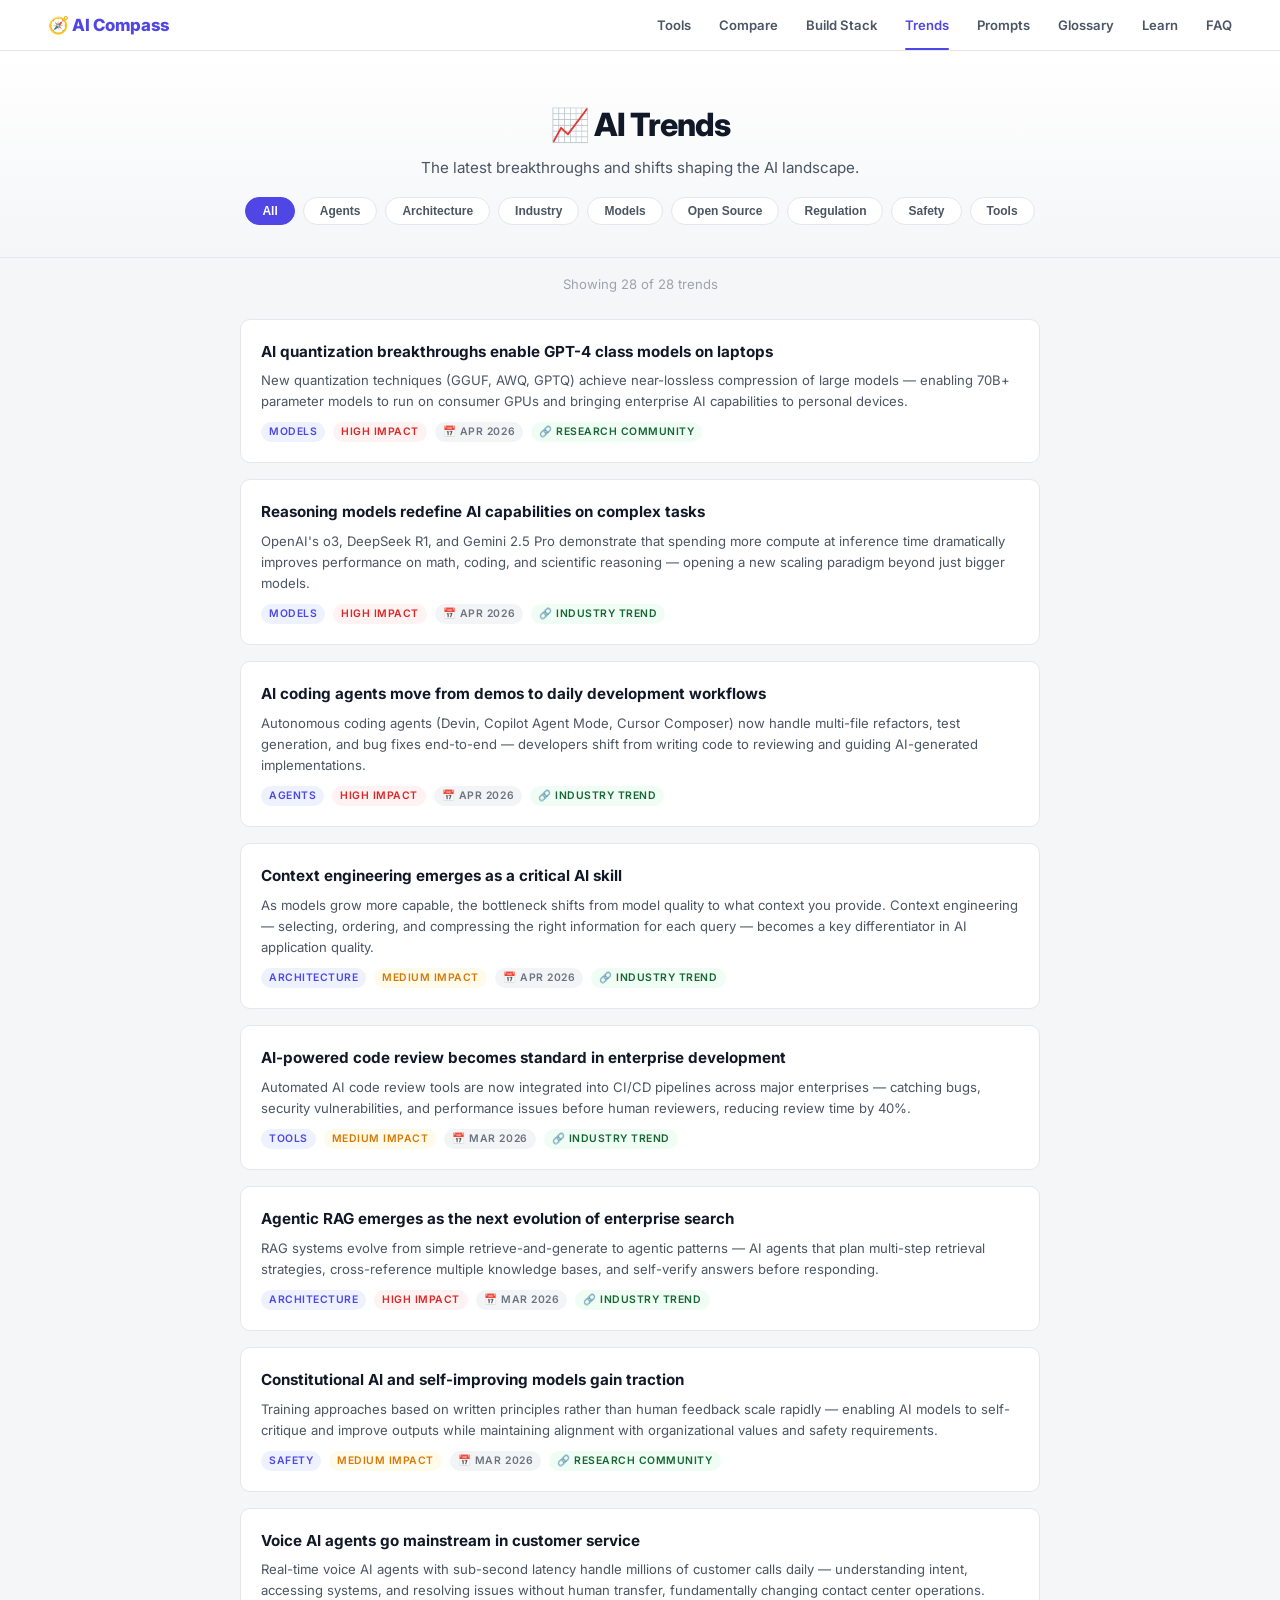
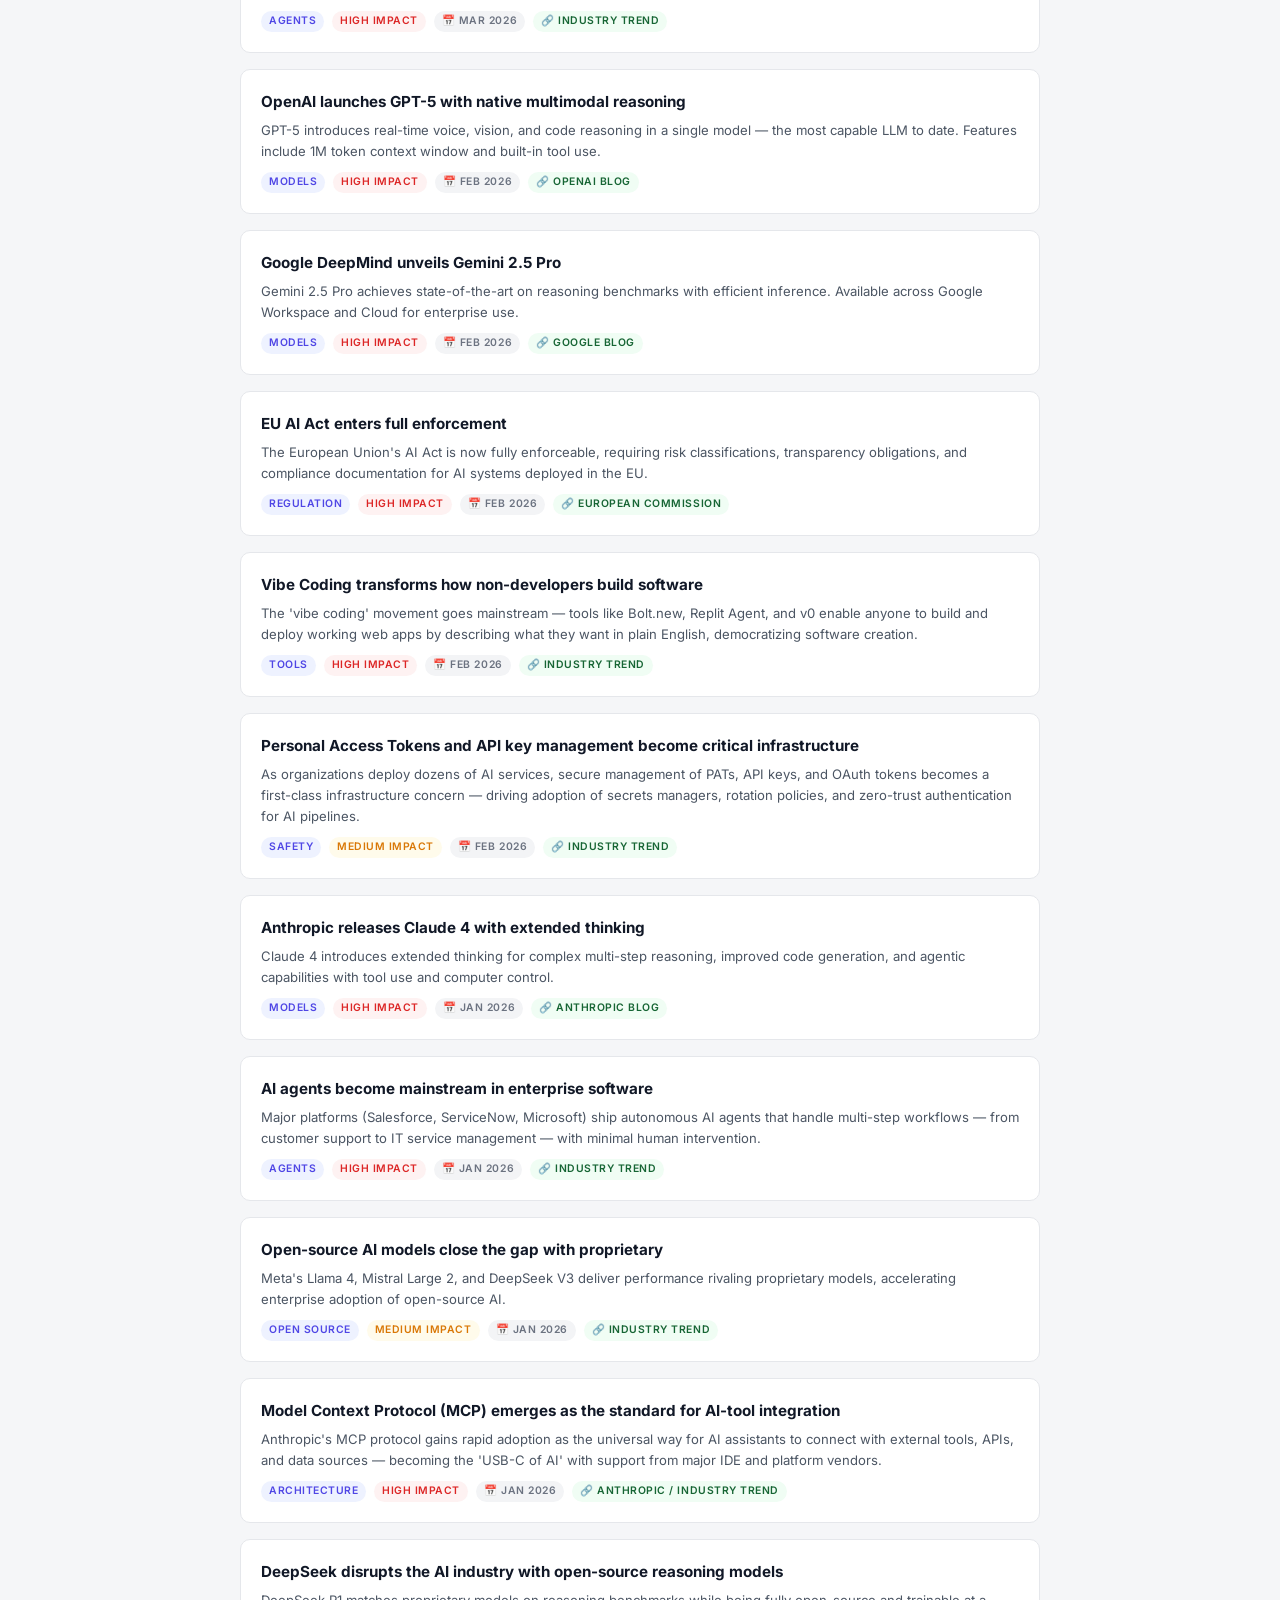
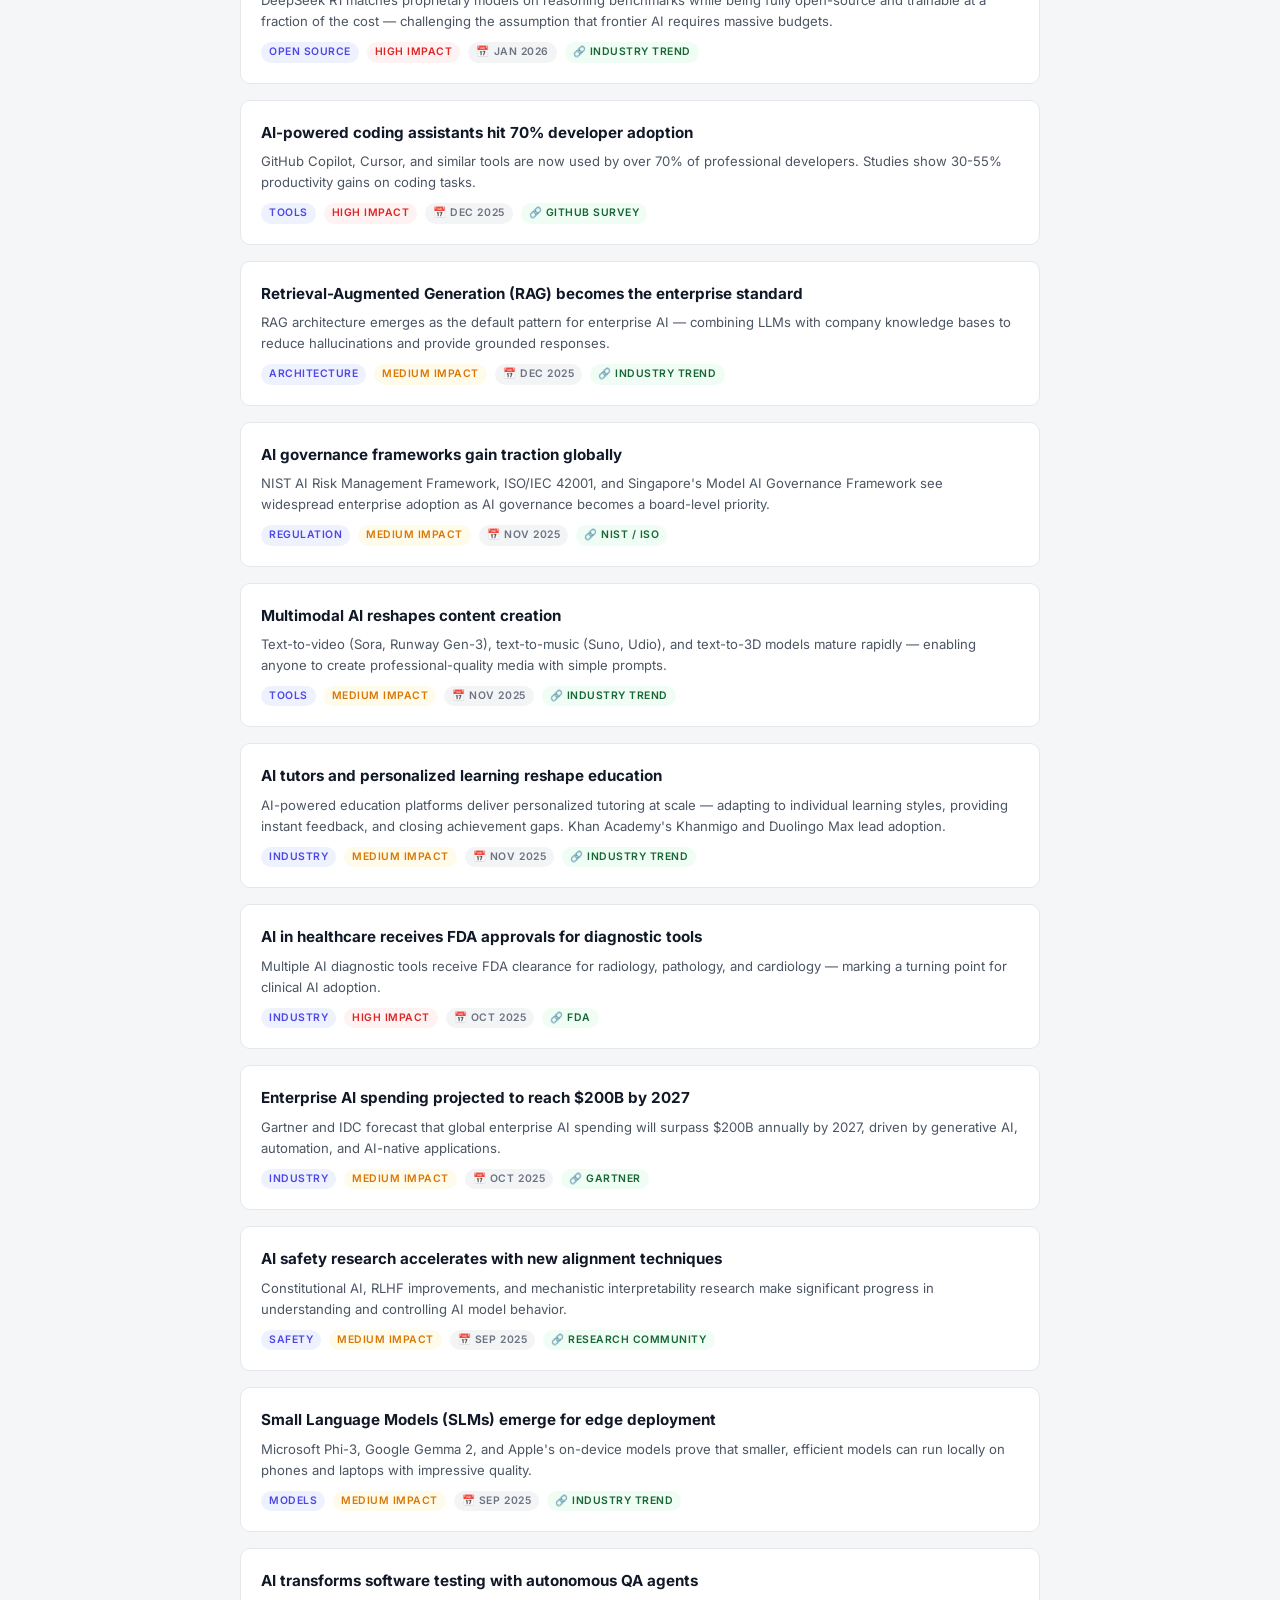
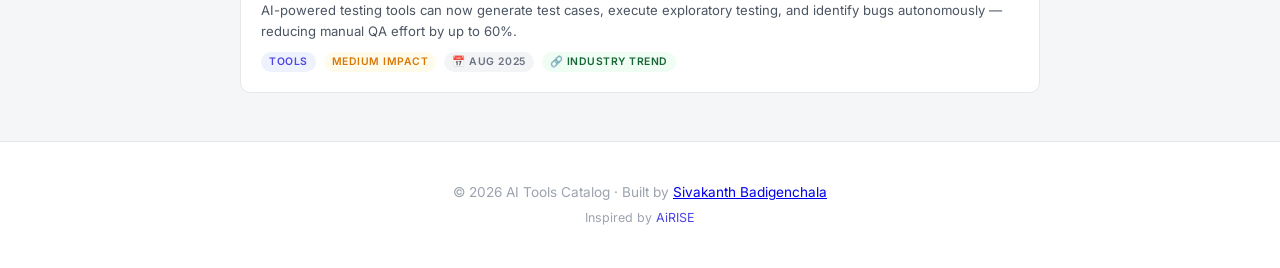
<file: trends.html>
<!DOCTYPE html>
<html lang="en">
<head>
  <meta charset="UTF-8" />
  <meta name="viewport" content="width=device-width, initial-scale=1.0" />
  <title>AI Trends — AI Compass</title>
  <meta name="description" content="Stay current with the latest AI trends, breakthroughs, and industry shifts." />
  <link rel="preconnect" href="https://fonts.googleapis.com" />
  <link rel="preconnect" href="https://fonts.gstatic.com" crossorigin />
  <link href="https://fonts.googleapis.com/css2?family=Inter:wght@400;500;600;700;800&display=swap" rel="stylesheet" />
  <link rel="stylesheet" href="styles.css" />
</head>
<body>

  <!-- ===== NAV ===== -->
  <nav class="site-nav">
    <div class="container nav-inner">
      <a href="index.html" class="nav-brand">🧭 AI Compass</a>
      <div class="nav-links">
        <a href="index.html">Tools</a>
        <a href="compare.html">Compare</a>
        <a href="stack.html">Build Stack</a>
        <a href="trends.html" class="active">Trends</a>
        <a href="prompts.html">Prompts</a>
        <a href="glossary.html">Glossary</a>
        <a href="learn.html">Learn</a>
        <a href="faq.html">FAQ</a>
      </div>
      <button class="nav-toggle" id="navToggle" aria-label="Menu">
        <span></span><span></span><span></span>
      </button>
    </div>
  </nav>

  <!-- ===== HERO ===== -->
  <header class="page-hero">
    <div class="container">
      <h1>📈 AI Trends</h1>
      <p class="page-sub">The latest breakthroughs and shifts shaping the AI landscape.</p>
      <div class="page-filter-bar" id="trendFilters"></div>
    </div>
  </header>

  <!-- ===== COUNT ===== -->
  <p class="page-count" id="trendCount"></p>

  <!-- ===== LIST ===== -->
  <main class="container">
    <div class="trends-list" id="trendsList"></div>
  </main>

  <!-- ===== FOOTER ===== -->
  <footer class="site-footer">
    <div class="container">
      <p>&copy; 2026 AI Tools Catalog &middot; Built by <a href="https://sivakanth.vercel.app" target="_blank" rel="noopener noreferrer">Sivakanth Badigenchala</a></p>
      <p class="footer-sub">Inspired by <a href="https://airise.vercel.app" target="_blank" rel="noopener noreferrer">AiRISE</a></p>
    </div>
  </footer>

  <script>
    /* Nav toggle */
    document.getElementById('navToggle').addEventListener('click', () => {
      document.querySelector('.nav-links').classList.toggle('open');
    });

    let trends = [];
    let activeCat = 'all';

    fetch('trends.json')
      .then(r => r.json())
      .then(data => { trends = data; buildFilters(); render(); });

    function buildFilters() {
      const cats = [...new Set(trends.map(t => t.category))].sort();
      const bar = document.getElementById('trendFilters');
      bar.innerHTML = `<button class="filter-chip active" data-cat="all">All</button>` +
        cats.map(c => `<button class="filter-chip" data-cat="${c}">${c}</button>`).join('');
      bar.addEventListener('click', e => {
        const chip = e.target.closest('.filter-chip');
        if (!chip) return;
        bar.querySelectorAll('.filter-chip').forEach(b => b.classList.remove('active'));
        chip.classList.add('active');
        activeCat = chip.dataset.cat;
        render();
      });
    }

    function render() {
      const filtered = trends.filter(t => activeCat === 'all' || t.category === activeCat)
        .sort((a, b) => b.date.localeCompare(a.date));

      document.getElementById('trendCount').textContent = `Showing ${filtered.length} of ${trends.length} trends`;

      const fmt = d => new Date(d + '-01').toLocaleDateString('en-US', { year: 'numeric', month: 'short' });

      document.getElementById('trendsList').innerHTML = filtered.map(t => `
        <div class="trend-card">
          <h3>${escapeHtml(t.title)}</h3>
          <p>${escapeHtml(t.summary)}</p>
          <div class="trend-meta">
            <span class="trend-tag cat">${escapeHtml(t.category)}</span>
            <span class="trend-tag impact-${t.impact.toLowerCase()}">${escapeHtml(t.impact)} Impact</span>
            <span class="trend-tag date">📅 ${fmt(t.date)}</span>
            ${t.source ? `<span class="trend-tag source">🔗 ${escapeHtml(t.source)}</span>` : ''}
          </div>
        </div>`).join('');
    }

    function escapeHtml(str) {
      const div = document.createElement('div');
      div.textContent = str;
      return div.innerHTML;
    }
  </script>
</body>
</html>
</file>
<file: styles.css>
/* ============================================================
   AI Tools Catalog — Styles
   Modern, clean, AiRISE-inspired design with persona support.
   ============================================================ */

/* ---------- Reset & base ---------- */
*,
*::before,
*::after {
  margin: 0;
  padding: 0;
  box-sizing: border-box;
}

:root {
  /* Neutral palette with depth */
  --color-bg: #f5f6f8;
  --color-surface: #ffffff;
  --color-text: #111827;
  --color-text-secondary: #4b5563;
  --color-text-muted: #9ca3af;
  --color-border: #e5e7eb;
  --color-border-light: #f0f1f3;
  --color-accent: #4f46e5;
  --color-accent-hover: #4338ca;
  --color-accent-light: #eef2ff;
  --color-accent-subtle: #f5f3ff;

  /* Persona colors */
  --persona-developer: #3b82f6;
  --persona-qa: #10b981;
  --persona-architect: #8b5cf6;
  --persona-po: #f59e0b;
  --persona-stakeholder: #ef4444;
  --persona-data: #06b6d4;
  --persona-designer: #ec4899;
  --persona-devops: #f97316;

  /* Tag category colors */
  --tag-bg: #f3f4f6;
  --tag-text: #6b7280;

  --font-sans: "Inter", "Segoe UI", system-ui, -apple-system, sans-serif;
  --radius: 10px;
  --radius-lg: 16px;
  --shadow-xs: 0 1px 2px rgba(0, 0, 0, 0.04);
  --shadow-sm: 0 1px 3px rgba(0, 0, 0, 0.06), 0 1px 2px rgba(0, 0, 0, 0.04);
  --shadow-md: 0 4px 16px rgba(0, 0, 0, 0.08);
  --shadow-lg: 0 8px 30px rgba(0, 0, 0, 0.1);
  --transition: 0.2s ease;
}

html {
  scroll-behavior: smooth;
}

body {
  font-family: var(--font-sans);
  background: var(--color-bg);
  color: var(--color-text);
  line-height: 1.6;
  -webkit-font-smoothing: antialiased;
  -moz-osx-font-smoothing: grayscale;
}

/* ---------- Container ---------- */
.container {
  width: 100%;
  max-width: 1280px;
  margin: 0 auto;
  padding: 0 24px;
}

/* ---------- Site Nav ---------- */
.site-nav {
  position: sticky;
  top: 0;
  z-index: 200;
  background: rgba(255,255,255,0.95);
  backdrop-filter: blur(12px);
  -webkit-backdrop-filter: blur(12px);
  border-bottom: 1px solid var(--color-border);
  padding: 0 24px;
}
.nav-inner {
  display: flex;
  align-items: center;
  justify-content: space-between;
  height: 50px;
}
.nav-brand {
  font-weight: 800;
  font-size: 1.05rem;
  color: var(--color-accent);
  text-decoration: none;
  letter-spacing: -0.02em;
}
.nav-links {
  display: flex;
  gap: 28px;
}
.nav-links a {
  font-size: 0.82rem;
  font-weight: 600;
  color: var(--color-text-secondary);
  text-decoration: none;
  transition: color var(--transition);
  position: relative;
}
.nav-links a:hover { color: var(--color-accent); }
.nav-links a.active {
  color: var(--color-accent);
}
.nav-links a.active::after {
  content: "";
  position: absolute;
  bottom: -14px;
  left: 0;
  right: 0;
  height: 2px;
  background: var(--color-accent);
  border-radius: 2px;
}
.nav-toggle {
  display: none;
  background: none;
  border: none;
  cursor: pointer;
  padding: 4px;
  flex-direction: column;
  gap: 4px;
}
.nav-toggle span {
  display: block;
  width: 20px;
  height: 2px;
  background: var(--color-text);
  border-radius: 2px;
  transition: all var(--transition);
}

/* ---------- Hero ---------- */
.hero {
  text-align: center;
  padding: 36px 24px 36px;
  background: linear-gradient(180deg, var(--color-surface) 0%, var(--color-bg) 100%);
  border-bottom: 1px solid var(--color-border);
}

.hero-badge {
  display: inline-block;
  font-size: 0.75rem;
  font-weight: 600;
  text-transform: uppercase;
  letter-spacing: 0.08em;
  color: var(--color-accent);
  background: var(--color-accent-light);
  padding: 6px 16px;
  border-radius: 20px;
  margin-bottom: 20px;
}

.hero h1 {
  font-size: 2.75rem;
  font-weight: 800;
  letter-spacing: -0.03em;
  line-height: 1.15;
  margin-bottom: 8px;
  color: var(--color-text);
}

.hero-caption {
  font-size: 1.1rem;
  font-weight: 600;
  color: var(--color-accent);
  margin-bottom: 12px;
  letter-spacing: -0.01em;
}

.hero .subtitle {
  font-size: 1rem;
  color: var(--color-text-secondary);
  max-width: 560px;
  margin: 0 auto 24px;
  line-height: 1.6;
}

/* Hero search bar */
.hero-search {
  position: relative;
  max-width: 480px;
  margin: 0 auto;
}

.hero-search .search-icon {
  position: absolute;
  left: 16px;
  top: 50%;
  transform: translateY(-50%);
  color: var(--color-text-muted);
  pointer-events: none;
}

.hero-search input {
  width: 100%;
  padding: 12px 16px 12px 44px;
  font-size: 0.95rem;
  font-family: var(--font-sans);
  border: 1px solid var(--color-border);
  border-radius: var(--radius);
  background: var(--color-surface);
  color: var(--color-text);
  box-shadow: var(--shadow-sm);
  transition: border-color var(--transition), box-shadow var(--transition);
}

.hero-search input:focus {
  outline: none;
  border-color: var(--color-accent);
  box-shadow: 0 0 0 3px var(--color-accent-light);
}

/* ---------- Filter bar (sticky) ---------- */
.filter-bar {
  position: sticky;
  top: 0;
  z-index: 100;
  background: rgba(255, 255, 255, 0.92);
  backdrop-filter: blur(12px);
  -webkit-backdrop-filter: blur(12px);
  border-bottom: 1px solid var(--color-border);
  padding: 14px 0;
  box-shadow: var(--shadow-xs);
}

.filter-bar .container {
  display: flex;
  flex-wrap: wrap;
  gap: 12px;
  align-items: flex-end;
}

.filter-group {
  display: flex;
  flex-direction: column;
  gap: 4px;
  flex: 1 1 180px;
}

.filter-group.search-group {
  flex: 1.5 1 260px;
}

.filter-group label {
  font-size: 0.7rem;
  font-weight: 600;
  text-transform: uppercase;
  letter-spacing: 0.06em;
  color: var(--color-text-muted);
}

.search-wrapper {
  position: relative;
}

.search-icon {
  position: absolute;
  left: 12px;
  top: 50%;
  transform: translateY(-50%);
  color: var(--color-text-muted);
  pointer-events: none;
}

.search-wrapper input {
  padding-left: 36px !important;
}

.filter-group input,
.filter-group select {
  padding: 9px 12px;
  font-size: 0.875rem;
  font-family: var(--font-sans);
  border: 1px solid var(--color-border);
  border-radius: var(--radius);
  background: var(--color-surface);
  color: var(--color-text);
  transition: border-color var(--transition), box-shadow var(--transition);
}

.filter-group input:focus,
.filter-group select:focus {
  outline: none;
  border-color: var(--color-accent);
  box-shadow: 0 0 0 3px var(--color-accent-light);
}

.btn-reset {
  display: inline-flex;
  align-items: center;
  gap: 6px;
  padding: 9px 18px;
  font-size: 0.875rem;
  font-family: var(--font-sans);
  font-weight: 600;
  border: 1px solid var(--color-border);
  border-radius: var(--radius);
  background: var(--color-surface);
  color: var(--color-text-muted);
  cursor: pointer;
  transition: all var(--transition);
  align-self: flex-end;
}

.btn-reset:hover {
  background: var(--color-bg);
  color: var(--color-text);
  border-color: var(--color-text-muted);
}

/* ---------- Results info ---------- */
.results-info {
  padding: 20px 24px 0;
}

.results-info p {
  font-size: 0.82rem;
  color: var(--color-text-muted);
  font-weight: 500;
}

/* ---------- Card grid ---------- */
.card-grid {
  display: grid;
  grid-template-columns: repeat(auto-fill, minmax(340px, 1fr));
  gap: 20px;
  padding: 20px 0 64px;
}

/* ---------- Card ---------- */
.card {
  background: var(--color-surface);
  border: 1px solid var(--color-border);
  border-radius: var(--radius-lg);
  padding: 24px;
  display: flex;
  flex-direction: column;
  gap: 14px;
  transition: box-shadow var(--transition), transform var(--transition), border-color var(--transition);
  position: relative;
}

.card:hover {
  box-shadow: var(--shadow-md);
  transform: translateY(-2px);
  border-color: var(--color-border-light);
}

/* Colored left accent bar on card */
.card::before {
  content: "";
  position: absolute;
  left: 0;
  top: 16px;
  bottom: 16px;
  width: 3px;
  border-radius: 0 3px 3px 0;
  background: var(--card-accent, var(--color-accent));
}

.card-header {
  display: flex;
  justify-content: space-between;
  align-items: flex-start;
  gap: 10px;
}

.card-name {
  font-size: 1.1rem;
  font-weight: 700;
  line-height: 1.3;
  color: var(--color-text);
}

.card-type {
  font-size: 0.68rem;
  font-weight: 700;
  text-transform: uppercase;
  letter-spacing: 0.06em;
  white-space: nowrap;
  padding: 4px 10px;
  border-radius: 20px;
  background: var(--color-accent-light);
  color: var(--color-accent);
  flex-shrink: 0;
}

.card-description {
  font-size: 0.9rem;
  color: var(--color-text-secondary);
  line-height: 1.6;
  flex-grow: 1;
}

.card-meta {
  display: flex;
  flex-wrap: wrap;
  gap: 6px;
}

.tag {
  font-size: 0.72rem;
  font-weight: 500;
  padding: 3px 10px;
  border-radius: 20px;
  background: var(--tag-bg);
  color: var(--tag-text);
}

.tag-purpose {
  background: var(--color-accent-subtle);
  color: var(--color-accent);
}

/* Persona badges in cards */
.card-personas {
  display: flex;
  flex-wrap: wrap;
  gap: 5px;
}

.persona-badge {
  font-size: 0.68rem;
  font-weight: 600;
  padding: 3px 9px;
  border-radius: 20px;
  border: 1px solid;
}

/* Persona-specific colors */
.persona-badge[data-persona="Developer"]    { color: var(--persona-developer);   background: #eff6ff; border-color: #bfdbfe; }
.persona-badge[data-persona="QA"]           { color: var(--persona-qa);          background: #ecfdf5; border-color: #a7f3d0; }
.persona-badge[data-persona="Architect"]    { color: var(--persona-architect);   background: #f5f3ff; border-color: #c4b5fd; }
.persona-badge[data-persona="Product Owner"]{ color: var(--persona-po);          background: #fffbeb; border-color: #fcd34d; }
.persona-badge[data-persona="Stakeholder"]  { color: var(--persona-stakeholder); background: #fef2f2; border-color: #fca5a5; }
.persona-badge[data-persona="Data Engineer"]{ color: var(--persona-data);        background: #ecfeff; border-color: #a5f3fc; }
.persona-badge[data-persona="Designer"]     { color: var(--persona-designer);    background: #fdf2f8; border-color: #f9a8d4; }
.persona-badge[data-persona="DevOps"]       { color: var(--persona-devops);      background: #fff7ed; border-color: #fdba74; }
.persona-badge[data-persona="Researcher"]   { color: #6366f1;  background: #eef2ff; border-color: #c7d2fe; }
.persona-badge[data-persona="Educator"]     { color: #14b8a6;  background: #f0fdfa; border-color: #99f6e4; }
.persona-badge[data-persona="Legal"]        { color: #64748b;  background: #f8fafc; border-color: #cbd5e1; }
.persona-badge[data-persona="Healthcare"]   { color: #e11d48;  background: #fff1f2; border-color: #fda4af; }
.persona-badge[data-persona="Marketing"]    { color: #a855f7;  background: #faf5ff; border-color: #d8b4fe; }
.persona-badge[data-persona="Executive"]    { color: #0284c7;  background: #f0f9ff; border-color: #7dd3fc; }
.persona-badge[data-persona="Agile Coach"]  { color: #059669;  background: #ecfdf5; border-color: #6ee7b7; }

.card-footer {
  display: flex;
  justify-content: space-between;
  align-items: center;
  margin-top: auto;
  padding-top: 4px;
}

.card-link {
  display: inline-flex;
  align-items: center;
  gap: 5px;
  font-size: 0.82rem;
  font-weight: 600;
  color: var(--color-accent);
  text-decoration: none;
  transition: color var(--transition);
}

.card-link:hover {
  color: var(--color-accent-hover);
}

.card-link::after {
  content: " →";
}

/* Maturity indicator */
.maturity {
  display: flex;
  align-items: center;
  gap: 4px;
  font-size: 0.7rem;
  font-weight: 500;
  color: var(--color-text-muted);
}

.maturity-dots {
  display: flex;
  gap: 3px;
}

.maturity-dot {
  width: 6px;
  height: 6px;
  border-radius: 50%;
  background: var(--color-border);
}

.maturity-dot.filled {
  background: var(--color-accent);
}

/* ---------- Empty state ---------- */
.empty-state {
  text-align: center;
  padding: 80px 24px;
  color: var(--color-text-muted);
}

.empty-state svg {
  margin-bottom: 16px;
  opacity: 0.4;
}

.empty-state p {
  font-size: 1rem;
  margin-bottom: 16px;
}

.btn-clear-filters {
  display: inline-flex;
  align-items: center;
  padding: 8px 20px;
  font-size: 0.85rem;
  font-weight: 600;
  font-family: var(--font-sans);
  color: var(--color-accent);
  border: 1px solid var(--color-accent);
  border-radius: var(--radius);
  background: transparent;
  cursor: pointer;
  transition: all var(--transition);
}

.btn-clear-filters:hover {
  background: var(--color-accent-light);
}

.hidden {
  display: none;
}

/* ---------- Ecosystem Banner ---------- */
.ecosystem-banner {
  padding: 28px 24px;
  border-top: 1px solid var(--color-border);
  background: var(--color-surface);
}
.eco-pill {
  display: inline-flex; align-items: center; gap: 6px;
  padding: 8px 16px; border-radius: 999px;
  background: var(--color-bg); border: 1px solid var(--color-border);
  font-size: 0.85rem; font-weight: 600; color: var(--pill-color, var(--color-accent));
  text-decoration: none; transition: all 0.25s;
}
.eco-pill span { font-weight: 400; color: var(--color-text-muted); font-size: 0.78rem; }
.eco-pill:hover { border-color: var(--pill-color, var(--color-accent)); transform: translateY(-1px); }

/* ---------- Footer ---------- */
.site-footer {
  text-align: center;
  padding: 40px 24px;
  border-top: 1px solid var(--color-border);
  background: var(--color-surface);
}

.site-footer p {
  font-size: 0.85rem;
  color: var(--color-text-muted);
}

.footer-sub {
  margin-top: 4px;
  font-size: 0.78rem !important;
}

.footer-sub a {
  color: var(--color-accent);
  text-decoration: none;
}

.footer-sub a:hover {
  text-decoration: underline;
}

/* ---------- Shared Page Styles ---------- */
.page-hero {
  text-align: center;
  padding: 48px 24px 32px;
  background: linear-gradient(180deg, var(--color-surface) 0%, var(--color-bg) 100%);
  border-bottom: 1px solid var(--color-border);
}
.page-hero h1 {
  font-size: 2rem;
  font-weight: 800;
  letter-spacing: -0.03em;
  margin-bottom: 6px;
}
.page-hero .page-sub {
  font-size: 0.95rem;
  color: var(--color-text-secondary);
}
.page-search {
  position: relative;
  max-width: 480px;
  margin: 20px auto 0;
}
.page-search input {
  width: 100%;
  padding: 10px 16px 10px 40px;
  font-size: 0.9rem;
  font-family: var(--font-sans);
  border: 1px solid var(--color-border);
  border-radius: var(--radius);
  background: var(--color-surface);
  color: var(--color-text);
  transition: border-color var(--transition), box-shadow var(--transition);
}
.page-search input:focus {
  outline: none;
  border-color: var(--color-accent);
  box-shadow: 0 0 0 3px var(--color-accent-light);
}
.page-search .search-icon {
  position: absolute;
  left: 12px;
  top: 50%;
  transform: translateY(-50%);
  color: var(--color-text-muted);
  pointer-events: none;
}
.page-filter-bar {
  display: flex;
  justify-content: center;
  flex-wrap: wrap;
  gap: 8px;
  margin-top: 16px;
}
.filter-chip {
  font-size: 0.75rem;
  font-weight: 600;
  padding: 6px 16px;
  border-radius: 20px;
  border: 1px solid var(--color-border);
  background: var(--color-surface);
  color: var(--color-text-secondary);
  cursor: pointer;
  transition: all var(--transition);
}
.filter-chip:hover { border-color: var(--color-accent); color: var(--color-accent); }
.filter-chip.active { background: var(--color-accent); color: #fff; border-color: var(--color-accent); }
.page-count {
  text-align: center;
  padding: 16px 24px 0;
  font-size: 0.82rem;
  color: var(--color-text-muted);
}

/* --- Glossary --- */
.glossary-grid {
  display: grid;
  grid-template-columns: repeat(auto-fill, minmax(340px, 1fr));
  gap: 16px;
  padding: 24px 0 48px;
}
.glossary-card {
  background: var(--color-surface);
  border: 1px solid var(--color-border);
  border-radius: var(--radius);
  padding: 20px;
  transition: box-shadow var(--transition), border-color var(--transition);
}
.glossary-card:hover { box-shadow: var(--shadow-md); border-color: var(--color-accent); }
.glossary-card h3 {
  font-size: 0.92rem;
  font-weight: 700;
  margin-bottom: 6px;
  color: var(--color-text);
}
.glossary-card p {
  font-size: 0.82rem;
  color: var(--color-text-secondary);
  line-height: 1.6;
}
.glossary-card .glossary-tag {
  display: inline-block;
  font-size: 0.65rem;
  font-weight: 600;
  text-transform: uppercase;
  letter-spacing: 0.05em;
  padding: 2px 8px;
  border-radius: 12px;
  background: var(--color-accent-light);
  color: var(--color-accent);
  margin-bottom: 8px;
}

/* --- Prompts --- */
.prompt-grid {
  display: grid;
  grid-template-columns: repeat(auto-fill, minmax(360px, 1fr));
  gap: 16px;
  padding: 24px 0 48px;
}
.prompt-card {
  background: var(--color-surface);
  border: 1px solid var(--color-border);
  border-radius: var(--radius);
  padding: 20px;
  display: flex;
  flex-direction: column;
  gap: 10px;
  transition: box-shadow var(--transition), border-color var(--transition);
}
.prompt-card:hover { box-shadow: var(--shadow-md); border-color: var(--color-accent); }
.prompt-card h3 {
  font-size: 0.92rem;
  font-weight: 700;
}
.prompt-card pre {
  font-size: 0.78rem;
  background: #f8f9fa;
  border: 1px solid var(--color-border-light);
  border-radius: 8px;
  padding: 14px;
  white-space: pre-wrap;
  word-break: break-word;
  color: var(--color-text-secondary);
  line-height: 1.55;
  flex-grow: 1;
  max-height: 160px;
  overflow-y: auto;
}
.prompt-card-footer {
  display: flex;
  justify-content: space-between;
  align-items: center;
}
.prompt-role {
  font-size: 0.68rem;
  font-weight: 600;
  text-transform: uppercase;
  letter-spacing: 0.05em;
  padding: 3px 10px;
  border-radius: 12px;
  background: #ecfdf5;
  color: #059669;
}
.prompt-cat {
  font-size: 0.68rem;
  font-weight: 600;
  text-transform: uppercase;
  letter-spacing: 0.05em;
  padding: 3px 10px;
  border-radius: 12px;
  background: var(--color-accent-light);
  color: var(--color-accent);
}
.copy-btn {
  font-size: 0.75rem;
  font-weight: 600;
  padding: 5px 14px;
  border-radius: 6px;
  border: 1px solid var(--color-border);
  background: var(--color-surface);
  color: var(--color-text-secondary);
  cursor: pointer;
  transition: all var(--transition);
}
.copy-btn:hover { border-color: var(--color-accent); color: var(--color-accent); }
.copy-btn.copied { background: #ecfdf5; color: #059669; border-color: #059669; }

/* --- Trends --- */
.trends-list {
  max-width: 800px;
  margin: 0 auto;
  padding: 24px 0 48px;
  display: flex;
  flex-direction: column;
  gap: 16px;
}
.trend-card {
  background: var(--color-surface);
  border: 1px solid var(--color-border);
  border-radius: var(--radius);
  padding: 20px;
  transition: box-shadow var(--transition), border-color var(--transition);
}
.trend-card:hover { box-shadow: var(--shadow-md); border-color: var(--color-accent); }
.trend-card h3 {
  font-size: 0.95rem;
  font-weight: 700;
  margin-bottom: 6px;
}
.trend-card p {
  font-size: 0.82rem;
  color: var(--color-text-secondary);
  line-height: 1.6;
  margin-bottom: 10px;
}
.trend-meta {
  display: flex;
  gap: 8px;
  align-items: center;
  flex-wrap: wrap;
}
.trend-tag {
  font-size: 0.65rem;
  font-weight: 600;
  text-transform: uppercase;
  letter-spacing: 0.05em;
  padding: 2px 8px;
  border-radius: 12px;
}
.trend-tag.cat { background: var(--color-accent-light); color: var(--color-accent); }
.trend-tag.impact-high { background: #fef2f2; color: #dc2626; }
.trend-tag.impact-medium { background: #fffbeb; color: #d97706; }
.trend-tag.date { background: #f3f4f6; color: #6b7280; }
.trend-tag.source { background: #f0fdf4; color: #166534; }

/* --- Learn --- */
.learn-grid {
  padding: 24px 0 48px;
}
.learn-topic-section {
  margin-bottom: 32px;
}
.learn-topic-heading {
  font-size: 1.05rem;
  font-weight: 700;
  color: var(--color-text);
  margin-bottom: 12px;
  padding-bottom: 6px;
  border-bottom: 2px solid var(--color-accent-light);
}
.learn-topic-grid {
  display: grid;
  grid-template-columns: repeat(auto-fill, minmax(320px, 1fr));
  gap: 14px;
}
.learn-card {
  display: flex;
  flex-direction: column;
  gap: 8px;
  background: var(--color-surface);
  border: 1px solid var(--color-border);
  border-radius: var(--radius);
  padding: 18px;
  text-decoration: none;
  color: inherit;
  transition: box-shadow var(--transition), border-color var(--transition), transform var(--transition);
}
.learn-card:hover {
  box-shadow: var(--shadow-md);
  border-color: var(--color-accent);
  transform: translateY(-2px);
}
.learn-card-header {
  display: flex;
  justify-content: space-between;
  align-items: center;
}
.learn-format {
  font-size: 0.7rem;
  font-weight: 600;
  color: var(--color-text-muted);
}
.learn-level {
  font-size: 0.65rem;
  font-weight: 700;
  text-transform: uppercase;
  letter-spacing: 0.05em;
  padding: 2px 10px;
  border-radius: 12px;
}
.learn-card h3 {
  font-size: 0.88rem;
  font-weight: 700;
  color: var(--color-text);
  line-height: 1.35;
}
.learn-card p {
  font-size: 0.78rem;
  color: var(--color-text-secondary);
  line-height: 1.55;
  flex-grow: 1;
}
.learn-card-footer {
  display: flex;
  justify-content: space-between;
  align-items: center;
  font-size: 0.7rem;
  color: var(--color-text-muted);
  padding-top: 6px;
  border-top: 1px solid var(--color-border-light);
}
.learn-provider { font-weight: 600; }
.learn-duration { font-weight: 500; }

/* ---------- Responsive ---------- */

/* ---------- Compare Page ---------- */
.compare-picker {
  padding: 24px 24px 0;
}
.picker-slots {
  display: flex;
  gap: 16px;
  flex-wrap: wrap;
}
.picker-slot {
  flex: 1 1 200px;
}
.picker-select {
  width: 100%;
  padding: 10px 14px;
  font-size: 0.9rem;
  font-family: var(--font-sans);
  font-weight: 600;
  border: 1px solid var(--color-border);
  border-radius: var(--radius);
  background: var(--color-surface);
  color: var(--color-text);
  transition: border-color var(--transition), box-shadow var(--transition);
}
.picker-select:focus {
  outline: none;
  border-color: var(--color-accent);
  box-shadow: 0 0 0 3px var(--color-accent-light);
}
.compare-table-wrap {
  padding: 24px 0 48px;
  overflow-x: auto;
}
.compare-empty {
  text-align: center;
  padding: 48px 24px;
  color: var(--color-text-muted);
  font-size: 0.95rem;
}
.compare-table {
  width: 100%;
  border-collapse: collapse;
  font-size: 0.88rem;
}
.compare-table th,
.compare-table td {
  padding: 14px 18px;
  text-align: left;
  vertical-align: top;
  border-bottom: 1px solid var(--color-border-light);
}
.compare-table th {
  font-weight: 700;
  font-size: 1rem;
  color: var(--color-accent);
  background: var(--color-accent-light);
  position: sticky;
  top: 0;
}
.compare-label-col {
  font-weight: 700 !important;
  color: var(--color-text) !important;
  background: var(--color-surface) !important;
  width: 130px;
  white-space: nowrap;
  font-size: 0.82rem !important;
  text-transform: uppercase;
  letter-spacing: 0.04em;
}
.compare-table tr:hover td {
  background: var(--color-bg);
}
.compare-desc {
  font-size: 0.82rem;
  color: var(--color-text-secondary);
  line-height: 1.55;
}

/* ---------- Stack Wizard Page ---------- */
.stack-wizard {
  padding: 32px 24px 48px;
}
.wizard-step {
  margin-bottom: 32px;
}
.wizard-heading {
  font-size: 1.2rem;
  font-weight: 700;
  margin-bottom: 8px;
  color: var(--color-text);
}
.wizard-sub {
  font-size: 0.88rem;
  color: var(--color-text-secondary);
  margin-bottom: 16px;
}
.chip-grid {
  display: flex;
  flex-wrap: wrap;
  gap: 10px;
  margin-bottom: 20px;
}
.wiz-chip {
  font-size: 0.82rem;
  font-weight: 600;
  font-family: var(--font-sans);
  padding: 8px 18px;
  border-radius: 999px;
  border: 1px solid var(--color-border);
  background: var(--color-surface);
  color: var(--color-text-secondary);
  cursor: pointer;
  transition: all var(--transition);
}
.wiz-chip:hover {
  border-color: var(--color-accent);
  color: var(--color-accent);
}
.wiz-chip.active {
  background: var(--color-accent);
  color: #fff;
  border-color: var(--color-accent);
}
.wizard-btn {
  display: inline-flex;
  align-items: center;
  gap: 6px;
  padding: 10px 24px;
  font-size: 0.9rem;
  font-weight: 700;
  font-family: var(--font-sans);
  background: var(--color-accent);
  color: #fff;
  border: none;
  border-radius: var(--radius);
  cursor: pointer;
  transition: all var(--transition);
}
.wizard-btn:hover { background: var(--color-accent-hover); }
.wizard-btn:disabled { opacity: 0.4; cursor: not-allowed; }
.wizard-btn-secondary {
  display: inline-flex;
  align-items: center;
  gap: 6px;
  padding: 8px 20px;
  font-size: 0.85rem;
  font-weight: 600;
  font-family: var(--font-sans);
  background: var(--color-surface);
  color: var(--color-accent);
  border: 1px solid var(--color-accent);
  border-radius: var(--radius);
  cursor: pointer;
  text-decoration: none;
  transition: all var(--transition);
}
.wizard-btn-secondary:hover { background: var(--color-accent-light); }
.stack-results-header {
  display: flex;
  justify-content: space-between;
  align-items: center;
  flex-wrap: wrap;
  gap: 12px;
  margin-bottom: 4px;
}
.stack-grid {
  display: grid;
  grid-template-columns: repeat(auto-fill, minmax(320px, 1fr));
  gap: 16px;
  margin-bottom: 24px;
}
.stack-cta {
  display: flex;
  gap: 12px;
  flex-wrap: wrap;
}

/* ---------- Responsive ---------- */
@media (max-width: 768px) {
  .nav-links {
    display: none;
    position: absolute;
    top: 50px;
    left: 0;
    right: 0;
    background: var(--color-surface);
    border-bottom: 1px solid var(--color-border);
    flex-direction: column;
    padding: 16px 24px;
    gap: 12px;
  }
  .nav-links.open { display: flex; }
  .nav-links a.active::after { display: none; }
  .nav-toggle { display: flex; }

  .hero {
    padding: 48px 16px 36px;
  }

  .hero h1 {
    font-size: 1.75rem;
  }

  .hero h1 br {
    display: none;
  }

  .hero .subtitle {
    font-size: 1rem;
  }

  .hero-stats {
    gap: 20px;
  }

  .hero-stat-value {
    font-size: 0.95rem;
  }

  .persona-pills {
    justify-content: flex-start;
    overflow-x: auto;
    flex-wrap: nowrap;
    padding-bottom: 4px;
    -webkit-overflow-scrolling: touch;
  }

  .filter-bar .container {
    gap: 10px;
  }

  .filter-bar {
    position: relative;
  }

  .filter-group {
    flex: 1 1 100%;
  }

  .card-grid {
    grid-template-columns: 1fr;
    gap: 16px;
  }
}

@media (max-width: 480px) {
  .hero {
    padding: 36px 16px 28px;
  }

  .hero h1 {
    font-size: 1.5rem;
  }

  .container {
    padding: 0 16px;
  }

  .card {
    padding: 18px;
  }
}

@media (max-width: 480px) {
  .hero h1 {
    font-size: 1.5rem;
  }

  .card {
    padding: 18px;
  }
}
</file>
